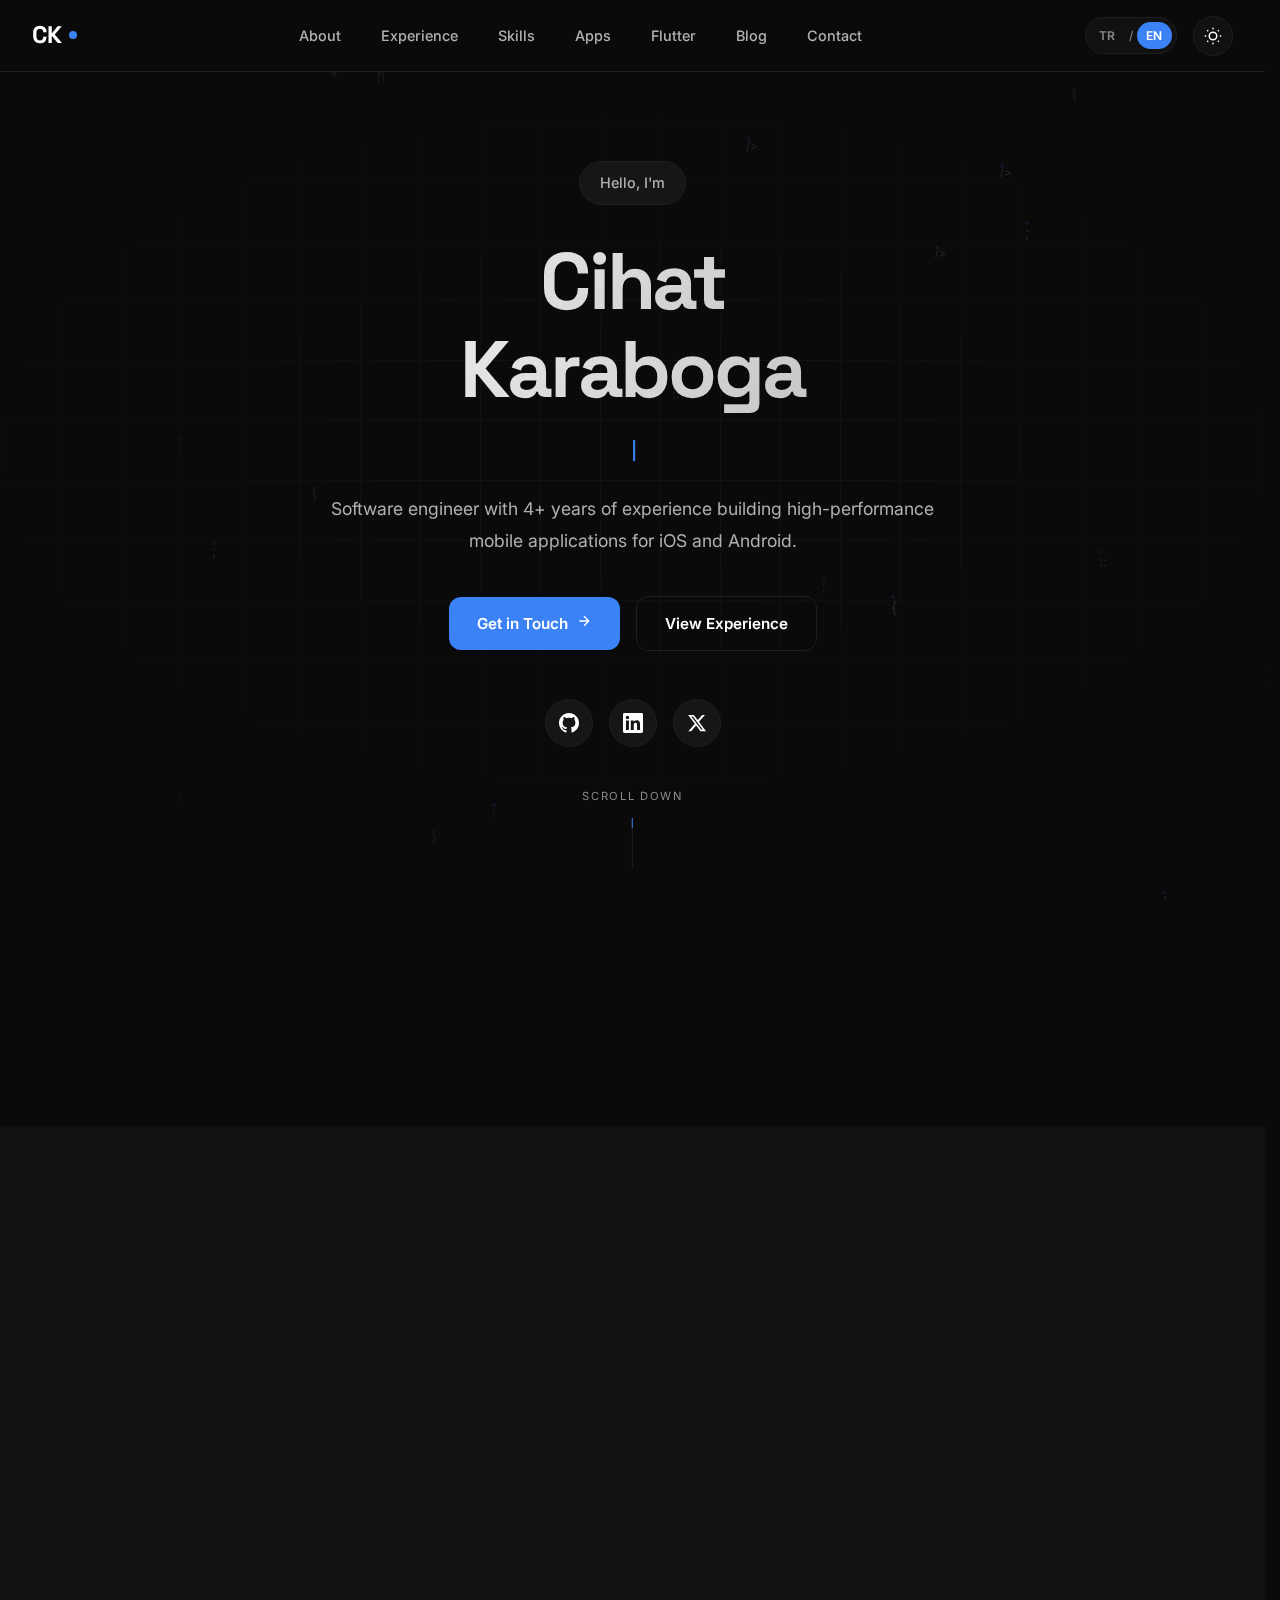
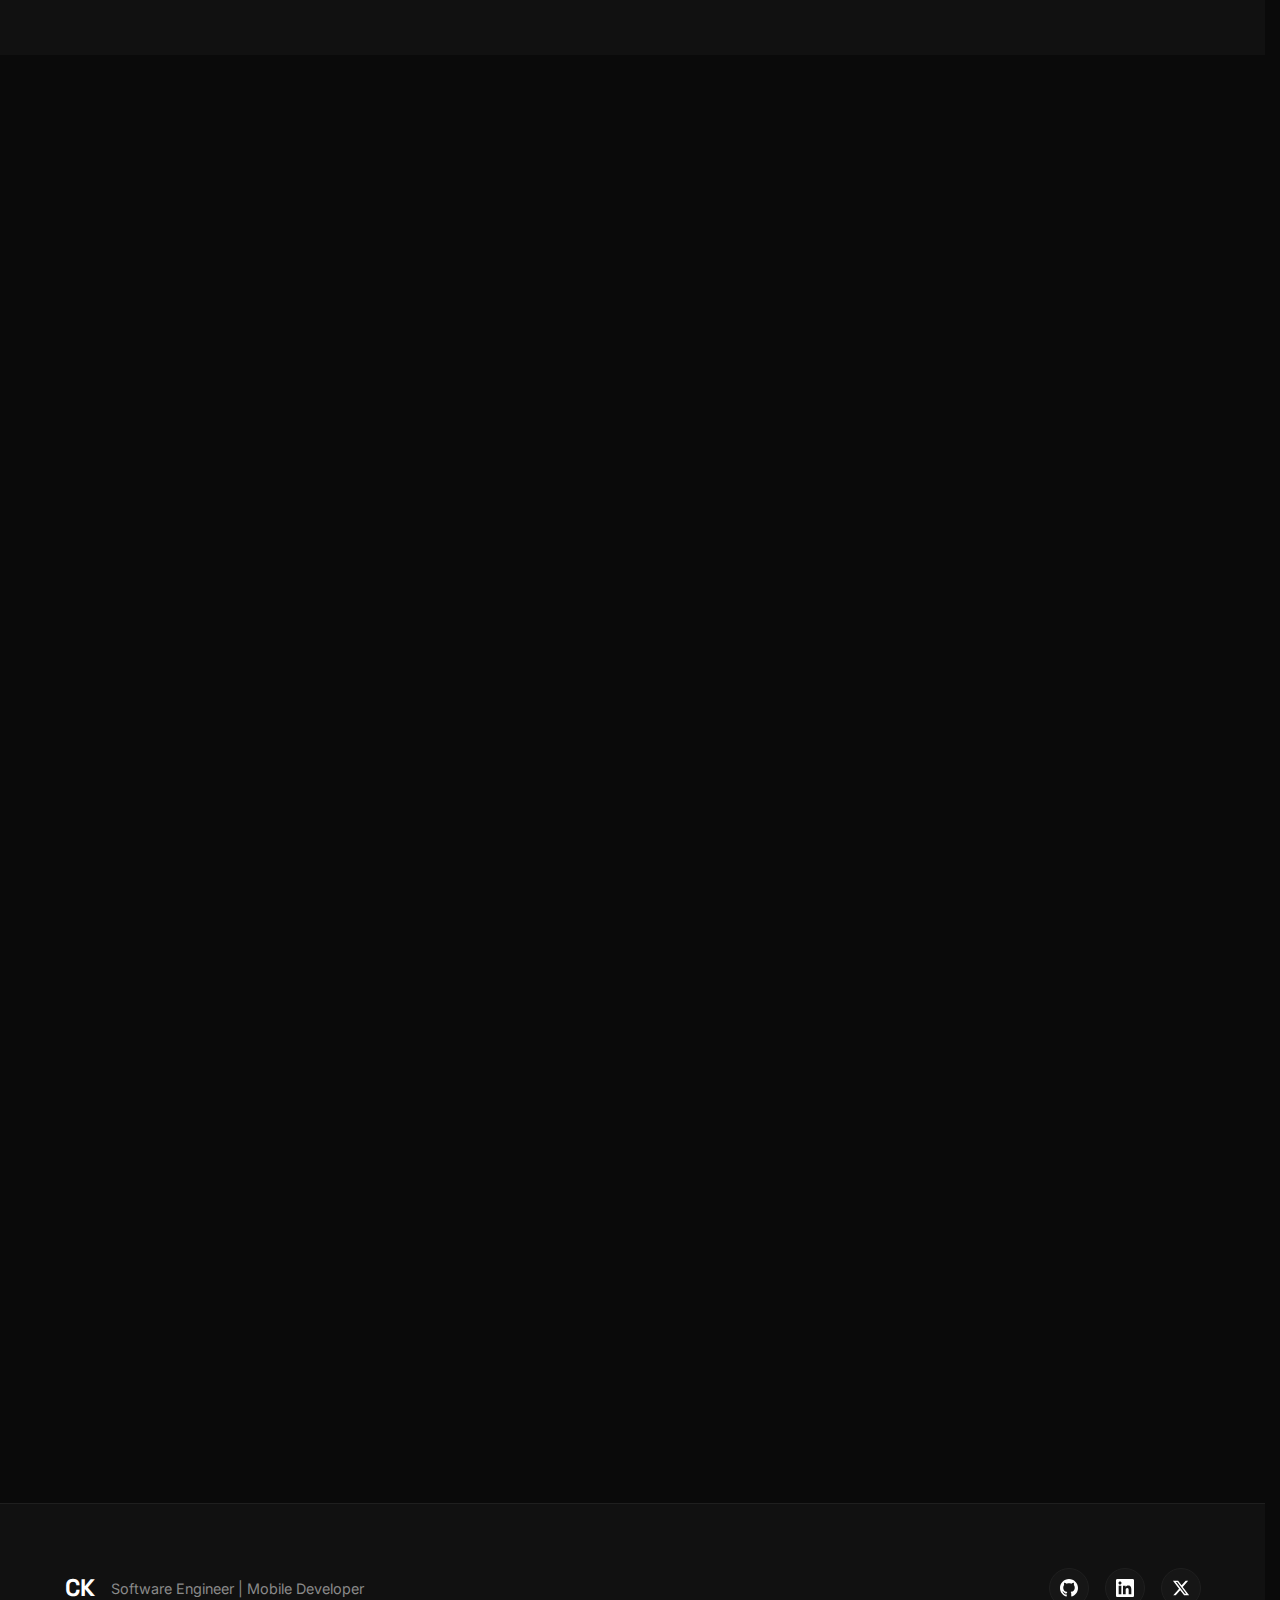
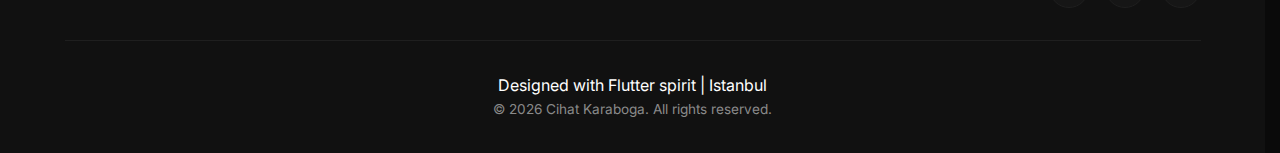
<file: index.html>
<!DOCTYPE html>
<html lang="en" data-theme="dark">
<head>
    <meta charset="UTF-8">
    <meta name="viewport" content="width=device-width, initial-scale=1.0">
    <title>Cihat Karaboga | Flutter Developer Istanbul - Mobile App Development</title>

    <!-- Primary Meta Tags -->
    <meta name="title" content="Cihat Karaboga | Flutter Developer Istanbul - Mobile App Development">
    <meta name="description" content="Cihat Karaboga - Expert Flutter Developer in Istanbul, Turkey. 4+ years building high-performance iOS & Android mobile apps. Hire a professional mobil uygulama geliştirici.">
    <meta name="keywords" content="Cihat Karaboga, cihat dev, cihat flutter, cihatapp, Flutter Developer Turkey, flutter developer istanbul, flutter geliştirici, mobil uygulama geliştirici, mobile application developer, Dart Developer, iOS Developer, Android Developer, Cross-platform Developer, Software Engineer Istanbul, Turkey Mobile Developer, Mobile App Development, BLoC, Riverpod, cihat yazılımcı, flutter dev, freelance flutter developer, hire flutter developer turkey">
    <meta name="author" content="Cihat Karaboga">
    <meta name="robots" content="index, follow, max-image-preview:large, max-snippet:-1, max-video-preview:-1">
    <meta name="googlebot" content="index, follow">
    <meta name="bingbot" content="index, follow">
    <meta name="color-scheme" content="dark light">
    <meta name="theme-color" content="#5de4c7" media="(prefers-color-scheme: dark)">
    <meta name="theme-color" content="#0d9373" media="(prefers-color-scheme: light)">

    <!-- Canonical URL -->
    <link rel="canonical" href="https://cihat.app/">

    <!-- Hreflang for multilingual support -->
    <link rel="alternate" hreflang="en" href="https://cihat.app/">
    <link rel="alternate" hreflang="tr" href="https://cihat.app/">
    <link rel="alternate" hreflang="x-default" href="https://cihat.app/">

    <!-- Open Graph / Facebook -->
    <meta property="og:type" content="website">
    <meta property="og:url" content="https://cihat.app/">
    <meta property="og:title" content="Cihat Karaboga | Flutter Developer Istanbul - Mobile App Development">
    <meta property="og:description" content="Expert Flutter Developer in Istanbul, Turkey. 4+ years building high-performance iOS & Android mobile apps. Hire a professional mobile app developer.">
    <meta property="og:image" content="https://cihat.app/assets/apps/og-image.webp">
    <meta property="og:image:width" content="1200">
    <meta property="og:image:height" content="630">
    <meta property="og:image:type" content="image/webp">
    <meta property="og:image:alt" content="Cihat Karaboga - Software Engineer Portfolio">
    <meta property="og:site_name" content="Cihat Karaboga">
    <meta property="og:locale" content="en_US">
    <meta property="og:locale:alternate" content="tr_TR">

    <!-- Twitter Card -->
    <meta name="twitter:card" content="summary_large_image">
    <meta name="twitter:url" content="https://cihat.app/">
    <meta name="twitter:title" content="Cihat Karaboga | Flutter Developer Istanbul - Mobile App Development">
    <meta name="twitter:description" content="Expert Flutter Developer in Istanbul, Turkey. 4+ years building high-performance iOS & Android mobile apps. Hire a professional mobile app developer.">
    <meta name="twitter:image" content="https://cihat.app/assets/apps/og-image.webp">
    <meta name="twitter:image:alt" content="Cihat Karaboga - Software Engineer Portfolio">
    <meta name="twitter:site" content="@cihatapp">
    <meta name="twitter:creator" content="@cihatapp">

    <!-- Additional SEO Meta Tags -->
    <meta name="format-detection" content="telephone=yes">
    <meta name="geo.region" content="TR-34">
    <meta name="geo.placename" content="Istanbul">
    <meta name="geo.position" content="41.0082;28.9784">
    <meta name="ICBM" content="41.0082, 28.9784">

    <!-- Security: X-Frame-Options and X-Content-Type-Options must be set via HTTP headers on your hosting platform -->
    <meta name="referrer" content="strict-origin-when-cross-origin">

    <!-- Google Analytics 4 -->
    <script async src="https://www.googletagmanager.com/gtag/js?id=G-VZJHSSDYC3"></script>
    <script>
        window.dataLayer = window.dataLayer || [];
        function gtag(){dataLayer.push(arguments);}
        gtag('js', new Date());
        gtag('config', 'G-VZJHSSDYC3');
    </script>

    <!-- JSON-LD Structured Data -->
    <script type="application/ld+json">
    {
        "@context": "https://schema.org",
        "@type": "Person",
        "@id": "https://cihat.app/#person",
        "name": "Cihat Karaboga",
        "alternateName": ["Cihat Karaboga", "cihat dev", "cihat flutter", "cihatapp", "Cihat K.", "cihat developer", "flutter geliştirici"],
        "url": "https://cihat.app",
        "image": "https://cihat.app/assets/apps/og-image.webp",
        "description": "Expert Flutter Developer and Software Engineer based in Istanbul, Turkey. Specialist in cross-platform mobile application development for iOS and Android platforms with 4+ years of experience.",
        "email": "cihattkaraboga@gmail.com",
        "jobTitle": ["Software Engineer", "Flutter Developer", "Mobile Developer"],
        "worksFor": {
            "@type": "Organization",
            "name": "Altur Teknoloji"
        },
        "alumniOf": {
            "@type": "CollegeOrUniversity",
            "name": "Firat University",
            "department": "Software Engineering"
        },
        "address": {
            "@type": "PostalAddress",
            "addressLocality": "Istanbul",
            "addressRegion": "Istanbul",
            "addressCountry": "TR"
        },
        "nationality": {
            "@type": "Country",
            "name": "Turkey"
        },
        "sameAs": [
            "https://github.com/cihatapp",
            "https://www.linkedin.com/in/cihatapp/",
            "https://x.com/cihatapp",
            "https://apps.apple.com/us/developer/cihat-karaboga/id1689855782"
        ],
        "knowsAbout": [
            "Flutter",
            "Dart",
            "Mobile Development",
            "iOS Development",
            "Android Development",
            "Cross-platform Development",
            "Software Engineering",
            "BLoC Pattern",
            "Riverpod",
            "Firebase",
            "REST API Integration",
            "CI/CD",
            "App Store Optimization"
        ],
        "hasOccupation": {
            "@type": "Occupation",
            "name": "Flutter Developer",
            "occupationLocation": {
                "@type": "City",
                "name": "Istanbul"
            }
        }
    }
    </script>

    <script type="application/ld+json">
    {
        "@context": "https://schema.org",
        "@type": "WebSite",
        "@id": "https://cihat.app/#website",
        "url": "https://cihat.app",
        "name": "Cihat Karaboga - Software Engineer Portfolio",
        "description": "Personal portfolio website of Cihat Karaboga, a Software Engineer & Mobile Developer",
        "publisher": {
            "@id": "https://cihat.app/#person"
        },
        "inLanguage": ["en", "tr"]
    }
    </script>

    <script type="application/ld+json">
    {
        "@context": "https://schema.org",
        "@type": "ProfilePage",
        "@id": "https://cihat.app/#profilepage",
        "url": "https://cihat.app",
        "name": "Cihat Karaboga Portfolio",
        "mainEntity": {
            "@id": "https://cihat.app/#person"
        },
        "dateCreated": "2024-01-01T00:00:00+00:00",
        "dateModified": "2026-01-16T00:00:00+00:00"
    }
    </script>

    <script type="application/ld+json">
    {
        "@context": "https://schema.org",
        "@type": "BreadcrumbList",
        "itemListElement": [
            {
                "@type": "ListItem",
                "position": 1,
                "name": "Home",
                "item": "https://cihat.app/"
            }
        ]
    }
    </script>

    <script type="application/ld+json">
    {
        "@context": "https://schema.org",
        "@type": "FAQPage",
        "mainEntity": [
            {
                "@type": "Question",
                "name": "What is Flutter and why should I use it for my mobile app?",
                "acceptedAnswer": {
                    "@type": "Answer",
                    "text": "Flutter is Google's UI toolkit for building natively compiled applications for mobile, web, and desktop from a single codebase. It offers faster development, beautiful UI, and near-native performance. I use Flutter to build cross-platform apps that work seamlessly on both iOS and Android."
                }
            },
            {
                "@type": "Question",
                "name": "How long does it take to develop a Flutter mobile app?",
                "acceptedAnswer": {
                    "@type": "Answer",
                    "text": "Development time varies based on complexity. A simple app takes 4-8 weeks, medium complexity apps take 8-16 weeks, and complex apps may take 16+ weeks. Flutter's hot reload and single codebase significantly reduce development time compared to native development."
                }
            },
            {
                "@type": "Question",
                "name": "Do you provide mobile app maintenance after launch?",
                "acceptedAnswer": {
                    "@type": "Answer",
                    "text": "Yes, I offer ongoing maintenance and support services including bug fixes, performance optimization, OS updates compatibility, and feature enhancements to ensure your app stays current and performs optimally."
                }
            },
            {
                "@type": "Question",
                "name": "Can you convert my existing Android or iOS app to Flutter?",
                "acceptedAnswer": {
                    "@type": "Answer",
                    "text": "Yes, I can help migrate your existing native app to Flutter, providing a unified codebase for both platforms. This reduces maintenance costs and enables faster feature development across platforms."
                }
            },
            {
                "@type": "Question",
                "name": "Flutter geliştirici olarak hangi hizmetleri sunuyorsunuz?",
                "acceptedAnswer": {
                    "@type": "Answer",
                    "text": "iOS ve Android için cross-platform mobil uygulama geliştirme, mevcut uygulamaların Flutter'a dönüştürülmesi, Firebase entegrasyonu, API geliştirme, UI/UX tasarımı ve uygulama bakımı hizmetleri sunuyorum."
                }
            }
        ]
    }
    </script>

    <script type="application/ld+json">
    {
        "@context": "https://schema.org",
        "@type": "ProfessionalService",
        "@id": "https://cihat.app/#organization",
        "name": "Cihat Karaboga - Flutter Development",
        "url": "https://cihat.app",
        "logo": "https://cihat.app/assets/apps/og-image.webp",
        "image": "https://cihat.app/assets/apps/og-image.webp",
        "description": "Professional Flutter and mobile app development services in Istanbul, Turkey",
        "email": "cihattkaraboga@gmail.com",
        "address": {
            "@type": "PostalAddress",
            "addressLocality": "Istanbul",
            "addressCountry": "TR"
        },
        "geo": {
            "@type": "GeoCoordinates",
            "latitude": 41.0082,
            "longitude": 28.9784
        },
        "areaServed": ["Turkey", "Europe", "Worldwide"],
        "priceRange": "$$",
        "serviceType": ["Mobile App Development", "Flutter Development", "iOS Development", "Android Development"],
        "founder": {
            "@id": "https://cihat.app/#person"
        }
    }
    </script>

    <!-- Preconnect for performance -->
    <link rel="preconnect" href="https://fonts.googleapis.com">
    <link rel="preconnect" href="https://fonts.gstatic.com" crossorigin>
    <link rel="preconnect" href="https://www.googletagmanager.com">
    <link rel="dns-prefetch" href="https://static.cloudflareinsights.com">

    <!-- Google Fonts - Non-blocking with font-display: swap -->
    <link rel="preload" href="https://fonts.googleapis.com/css2?family=Space+Grotesk:wght@400;700&family=Inter:wght@400;500&family=JetBrains+Mono:wght@400;500&display=swap" as="style" fetchpriority="high" onload="this.onload=null;this.rel='stylesheet'">
    <noscript><link rel="stylesheet" href="https://fonts.googleapis.com/css2?family=Space+Grotesk:wght@400;700&family=Inter:wght@400;500&family=JetBrains+Mono:wght@400;500&display=swap"></noscript>

    <!-- Favicon & Icons -->
    <link rel="icon" type="image/svg+xml" href="data:image/svg+xml,%3Csvg xmlns='http://www.w3.org/2000/svg' width='512' height='512' viewBox='0 0 512 512'%3E%3Crect width='512' height='512' rx='64' fill='%230a0a0a'/%3E%3Cpath d='M224 160 L128 256 L224 352' fill='none' stroke='%23ffffff' stroke-width='32' stroke-linecap='round' stroke-linejoin='round'/%3E%3Cpath d='M288 160 L384 256 L288 352' fill='none' stroke='%23ffffff' stroke-width='32' stroke-linecap='round' stroke-linejoin='round'/%3E%3Cline x1='256' y1='160' x2='256' y2='352' fill='none' stroke='%23ffffff' stroke-width='32' stroke-linecap='round'/%3E%3C/svg%3E">
    <link rel="apple-touch-icon" href="data:image/svg+xml,%3Csvg xmlns='http://www.w3.org/2000/svg' width='180' height='180' viewBox='0 0 512 512'%3E%3Crect width='512' height='512' rx='64' fill='%230a0a0a'/%3E%3Cpath d='M224 160 L128 256 L224 352' fill='none' stroke='%23ffffff' stroke-width='32' stroke-linecap='round' stroke-linejoin='round'/%3E%3Cpath d='M288 160 L384 256 L288 352' fill='none' stroke='%23ffffff' stroke-width='32' stroke-linecap='round' stroke-linejoin='round'/%3E%3Cline x1='256' y1='160' x2='256' y2='352' fill='none' stroke='%23ffffff' stroke-width='32' stroke-linecap='round'/%3E%3C/svg%3E">

    <!-- PWA Manifest -->
    <link rel="manifest" href="manifest.json">

    <!-- Stylesheet - High priority for faster render -->
    <link rel="stylesheet" href="style.min.css" fetchpriority="high">

    <!-- Prevent flash of wrong theme -->
    <script>
        (function() {
            const savedTheme = localStorage.getItem('theme');
            const savedLang = localStorage.getItem('lang');
            // Default: dark theme (only change if user explicitly saved light)
            if (savedTheme) {
                document.documentElement.dataset.theme = savedTheme;
            }
            // Default: English (only change if user explicitly saved Turkish)
            if (savedLang) {
                document.documentElement.lang = savedLang;
            }
        })();
    </script>
</head>
<body>
    <!-- Skip to main content link for keyboard users -->
    <a href="#main-content" class="skip-link">Skip to main content</a>

    <!-- Floating Particles Background -->
    <div class="particles" id="particles" aria-hidden="true"></div>

    <!-- Cursor Glow Effect -->
    <div class="cursor-glow" id="cursorGlow" aria-hidden="true"></div>

    <!-- Navigation -->
    <nav class="nav" id="nav" role="navigation" aria-label="Main navigation">
        <a href="#hero" class="nav-logo">
            <span class="logo-text">CK</span>
            <span class="logo-dot"></span>
        </a>
        <div class="nav-links" id="navLinks">
            <a href="#about" class="nav-link">
                <span class="tr">Hakkımda</span>
                <span class="en">About</span>
            </a>
            <a href="#experience" class="nav-link">
                <span class="tr">Deneyim</span>
                <span class="en">Experience</span>
            </a>
            <a href="#skills" class="nav-link">
                <span class="tr">Yetenekler</span>
                <span class="en">Skills</span>
            </a>
            <a href="/apps/" class="nav-link">
                <span class="tr">Uygulamalar</span>
                <span class="en">Apps</span>
            </a>
            <a href="/flutter-developer/" class="nav-link">
                <span class="tr">Flutter</span>
                <span class="en">Flutter</span>
            </a>
            <a href="/blog/" class="nav-link">
                <span class="tr">Blog</span>
                <span class="en">Blog</span>
            </a>
            <a href="#contact" class="nav-link">
                <span class="tr">İletişim</span>
                <span class="en">Contact</span>
            </a>
        </div>
        <div class="nav-controls">
            <div class="lang-switch">
                <button class="lang-btn" data-lang="tr" onclick="setLang('tr')">TR</button>
                <span class="divider">/</span>
                <button class="lang-btn" data-lang="en" onclick="setLang('en')">EN</button>
            </div>
            <button class="theme-btn" onclick="toggleTheme()" data-i18n-aria-label="aria-label-toggle-theme" aria-label="Toggle theme">
                <svg class="icon-sun" viewBox="0 0 24 24" fill="none" stroke="currentColor" stroke-width="2">
                    <circle cx="12" cy="12" r="5"/>
                    <path d="M12 1v2M12 21v2M4.22 4.22l1.42 1.42M18.36 18.36l1.42 1.42M1 12h2M21 12h2M4.22 19.78l1.42-1.42M18.36 5.64l1.42-1.42"/>
                </svg>
                <svg class="icon-moon" viewBox="0 0 24 24" fill="none" stroke="currentColor" stroke-width="2">
                    <path d="M21 12.79A9 9 0 1 1 11.21 3 7 7 0 0 0 21 12.79z"/>
                </svg>
            </button>
        </div>
        <!-- Mobile Menu Toggle -->
        <button class="nav-toggle" id="navToggle" data-i18n-aria-label="aria-label-toggle-menu" aria-label="Toggle menu">
            <span></span>
            <span></span>
            <span></span>
        </button>
    </nav>

    <main id="main-content">
    <!-- Hero Section -->
    <section class="hero" id="hero">
        <div class="hero-bg">
            <div class="hero-gradient"></div>
            <div class="hero-grid"></div>
        </div>
        <div class="hero-content">
            <div class="hero-badge reveal">
                <div class="badge-glow"></div>
                <span class="tr">Merhaba, ben</span>
                <span class="en">Hello, I'm</span>
            </div>
            <h1 class="hero-title reveal">
                <span class="hero-name" data-text="Cihat">Cihat</span>
                <span class="hero-name" data-text="Karaboga">Karaboga</span>
            </h1>
            <div class="hero-subtitle reveal">
                <span class="typing-text" id="typingText"></span>
                <span class="cursor">|</span>
            </div>
            <p class="hero-description reveal">
                <span class="tr">iOS ve Android için yüksek performanslı mobil uygulamalar geliştiren 4+ yıllık deneyimli yazılım mühendisi.</span>
                <span class="en">Software engineer with 4+ years of experience building high-performance mobile applications for iOS and Android.</span>
            </p>
            <div class="hero-cta reveal">
                <a href="#contact" class="btn btn-primary">
                    <span class="btn-text">
                        <span class="tr">İletişime Geç</span>
                        <span class="en">Get in Touch</span>
                    </span>
                    <span class="btn-icon">
                        <svg viewBox="0 0 24 24" fill="none" stroke="currentColor" stroke-width="2"><path d="M5 12h14M12 5l7 7-7 7"/></svg>
                    </span>
                </a>
                <a href="#experience" class="btn btn-outline">
                    <span class="tr">Deneyimimi Gör</span>
                    <span class="en">View Experience</span>
                </a>
            </div>
            <div class="hero-social reveal">
                <a href="https://github.com/cihatapp" target="_blank" rel="noopener" class="social-link" data-i18n-aria-label="aria-label-github" aria-label="GitHub">
                    <svg viewBox="0 0 24 24" fill="currentColor"><path d="M12 0c-6.626 0-12 5.373-12 12 0 5.302 3.438 9.8 8.207 11.387.599.111.793-.261.793-.577v-2.234c-3.338.726-4.033-1.416-4.033-1.416-.546-1.387-1.333-1.756-1.333-1.756-1.089-.745.083-.729.083-.729 1.205.084 1.839 1.237 1.839 1.237 1.07 1.834 2.807 1.304 3.492.997.107-.775.418-1.305.762-1.604-2.665-.305-5.467-1.334-5.467-5.931 0-1.311.469-2.381 1.236-3.221-.124-.303-.535-1.524.117-3.176 0 0 1.008-.322 3.301 1.23.957-.266 1.983-.399 3.003-.404 1.02.005 2.047.138 3.006.404 2.291-1.552 3.297-1.23 3.297-1.23.653 1.653.242 2.874.118 3.176.77.84 1.235 1.911 1.235 3.221 0 4.609-2.807 5.624-5.479 5.921.43.372.823 1.102.823 2.222v3.293c0 .319.192.694.801.576 4.765-1.589 8.199-6.086 8.199-11.386 0-6.627-5.373-12-12-12z"/></svg>
                </a>
                <a href="https://www.linkedin.com/in/cihatapp/" target="_blank" rel="noopener" class="social-link" data-i18n-aria-label="aria-label-linkedin" aria-label="LinkedIn">
                    <svg viewBox="0 0 24 24" fill="currentColor"><path d="M20.447 20.452h-3.554v-5.569c0-1.328-.027-3.037-1.852-3.037-1.853 0-2.136 1.445-2.136 2.939v5.667H9.351V9h3.414v1.561h.046c.477-.9 1.637-1.85 3.37-1.85 3.601 0 4.267 2.37 4.267 5.455v6.286zM5.337 7.433c-1.144 0-2.063-.926-2.063-2.065 0-1.138.92-2.063 2.063-2.063 1.14 0 2.064.925 2.064 2.063 0 1.139-.925 2.065-2.064 2.065zm1.782 13.019H3.555V9h3.564v11.452zM22.225 0H1.771C.792 0 0 .774 0 1.729v20.542C0 23.227.792 24 1.771 24h20.451C23.2 24 24 23.227 24 22.271V1.729C24 .774 23.2 0 22.222 0h.003z"/></svg>
                </a>
                <a href="https://x.com/cihatapp" target="_blank" rel="noopener" class="social-link" data-i18n-aria-label="aria-label-twitter" aria-label="X (Twitter)">
                    <svg viewBox="0 0 24 24" fill="currentColor"><path d="M18.244 2.25h3.308l-7.227 8.26 8.502 11.24H16.17l-5.214-6.817L4.99 21.75H1.68l7.73-8.835L1.254 2.25H8.08l4.713 6.231zm-1.161 17.52h1.833L7.084 4.126H5.117z"/></svg>
                </a>
            </div>
        </div>
        <div class="hero-device" aria-hidden="true">
            <div class="device-frame">
                <div class="device-notch"></div>
                <div class="device-screen">
                    <div class="widget-block wb-1"></div>
                    <div class="widget-block wb-2"></div>
                    <div class="widget-block wb-3"></div>
                    <div class="widget-block wb-4"></div>
                    <div class="widget-block wb-5"></div>
                </div>
            </div>
            <div class="device-reflection"></div>
        </div>
        <div class="scroll-indicator">
            <span class="scroll-text">
                <span class="tr">Aşağı Kaydır</span>
                <span class="en">Scroll Down</span>
            </span>
            <div class="scroll-line">
                <div class="scroll-dot"></div>
            </div>
        </div>
    </section>

    <!-- Apps Showcase Section -->
    <section class="apps-showcase-section" id="apps-showcase">
        <div class="container">
            <a href="/apps/" class="apps-showcase-card reveal" data-i18n-aria-label="aria-label-view-apps" aria-label="View My Apps">
                <div class="apps-showcase-content">
                    <div class="floating-apps-grid">
                        <div class="floating-app app-1">
                            <picture>
                                <source srcset="assets/apps/route-mind.webp" type="image/webp">
                                <img src="assets/apps/route-mind.jpg" data-i18n-alt="alt-route-mind" alt="Route Mind AI Travel Planner - Flutter iOS App by Cihat Karaboga" width="120" height="120" loading="lazy" decoding="async">
                            </picture>
                        </div>
                        <div class="floating-app app-2">
                            <picture>
                                <source srcset="assets/apps/topcu-bul.webp" type="image/webp">
                                <img src="assets/apps/topcu-bul.jpg" data-i18n-alt="alt-topcu-bul" alt="Topcu Bul Football Player Matcher - Flutter Social App by Cihat Karaboga" width="120" height="120" loading="lazy" decoding="async">
                            </picture>
                        </div>
                        <div class="floating-app app-3">
                            <picture>
                                <source srcset="assets/apps/turbo-traffic.webp" type="image/webp">
                                <img src="assets/apps/turbo-traffic.jpg" data-i18n-alt="alt-turbo-traffic" alt="Turbo Traffic Rush Racing Game - Flutter Mobile Game by Cihat Karaboga" width="120" height="120" loading="lazy" decoding="async">
                            </picture>
                        </div>
                        <div class="floating-app app-4">
                            <picture>
                                <source srcset="assets/apps/mobilematrix.webp" type="image/webp">
                                <img src="assets/apps/mobilematrix.jpg" data-i18n-alt="alt-mobilematrix" alt="MobileMatrix QR Scanner - Flutter Utility App by Cihat Karaboga" width="120" height="120" loading="lazy" decoding="async">
                            </picture>
                        </div>
                    </div>
                    <div class="apps-showcase-info">
                        <span class="apps-showcase-label">
                            <span class="tr">Uygulamalarımı Keşfet</span>
                            <span class="en">Explore My Apps</span>
                        </span>
                        <span class="apps-showcase-arrow">
                            <svg width="24" height="24" viewBox="0 0 24 24" fill="none" stroke="currentColor" stroke-width="2"><path d="M5 12h14M12 5l7 7-7 7"/></svg>
                        </span>
                    </div>
                </div>
            </a>
        </div>
    </section>

    <!-- About Section -->
    <section class="section about" id="about">
        <div class="container">
            <div class="section-header reveal">
                <span class="section-label">
                    <span class="tr">01 // Hakkımda</span>
                    <span class="en">01 // About Me</span>
                </span>
                <h2 class="section-title">
                    <span class="tr">Yazılım Mühendisi</span>
                    <span class="en">Software Engineer</span>
                </h2>
            </div>
            <div class="about-grid">
                <div class="about-content">
                    <p class="about-text reveal">
                        <span class="tr">4+ yıllık deneyime sahip Flutter ve Dart uzmanıyım. Kullanıcı dostu ve yüksek performanslı çapraz platform mobil uygulamalar geliştiriyorum. Yazılım tasarımı, test ve dağıtım konularında uzmanlaşarak ekiplerle mükemmel iş birliği yapıyorum.</span>
                        <span class="en">A Flutter and Dart expert with 4+ years of experience developing cross-platform mobile applications. Skilled in software design, testing, and deployment, focusing on creating user-friendly and high-performance apps. Excellent at collaborating within teams and leveraging back-end technologies.</span>
                    </p>
                    <div class="about-stats">
                        <div class="stat-item reveal">
                            <div class="stat-number-wrapper">
                                <span class="stat-number" data-count="4">0</span>
                                <span class="stat-suffix">+</span>
                            </div>
                            <span class="stat-label">
                                <span class="tr">Yıl Deneyim</span>
                                <span class="en">Years Experience</span>
                            </span>
                        </div>
                        <div class="stat-item reveal">
                            <div class="stat-number-wrapper">
                                <span class="stat-number" data-count="100">0</span>
                                <span class="stat-suffix">%</span>
                            </div>
                            <span class="stat-label">
                                <span class="tr">Özveri & Tutku</span>
                                <span class="en">Dedication & Passion</span>
                            </span>
                        </div>
                        <div class="stat-item reveal">
                            <div class="stat-number-wrapper">
                                <span class="stat-number stat-static">∞</span>
                            </div>
                            <span class="stat-label">
                                <span class="tr">Kahve & Kod Tutkusu</span>
                                <span class="en">Coffee & Code Passion</span>
                            </span>
                        </div>
                        <div class="stat-item reveal">
                            <div class="stat-number-wrapper">
                                <span class="stat-number stat-static">?</span>
                            </div>
                            <span class="stat-label">
                                <span class="tr">Sıradaki Proje Senin mi?</span>
                                <span class="en">Is Your Project Next?</span>
                            </span>
                        </div>
                    </div>
                </div>
                <div class="about-info">
                    <div class="info-card reveal">
                        <div class="info-icon">
                            <svg viewBox="0 0 24 24" fill="none" stroke="currentColor" stroke-width="2"><path d="M4 4h16c1.1 0 2 .9 2 2v12c0 1.1-.9 2-2 2H4c-1.1 0-2-.9-2-2V6c0-1.1.9-2 2-2z"/><polyline points="22,6 12,13 2,6"/></svg>
                        </div>
                        <div class="info-content">
                            <span class="info-label">
                                <span class="tr">E-posta</span>
                                <span class="en">Email</span>
                            </span>
                            <a href="mailto:cihattkaraboga@gmail.com" class="info-value">cihattkaraboga@gmail.com</a>
                        </div>
                    </div>
                    <div class="info-card reveal">
                        <div class="info-icon">
                            <svg viewBox="0 0 24 24" fill="none" stroke="currentColor" stroke-width="2"><path d="M21 10c0 7-9 13-9 13s-9-6-9-13a9 9 0 0 1 18 0z"/><circle cx="12" cy="10" r="3"/></svg>
                        </div>
                        <div class="info-content">
                            <span class="info-label">
                                <span class="tr">Konum</span>
                                <span class="en">Location</span>
                            </span>
                            <span class="info-value">Istanbul, Turkey</span>
                        </div>
                    </div>
                    <div class="info-card reveal">
                        <div class="info-icon">
                            <svg viewBox="0 0 24 24" fill="none" stroke="currentColor" stroke-width="2"><path d="M22 11.08V12a10 10 0 1 1-5.93-9.14"/><polyline points="22 4 12 14.01 9 11.01"/></svg>
                        </div>
                        <div class="info-content">
                            <span class="info-label">
                                <span class="tr">Eğitim</span>
                                <span class="en">Education</span>
                            </span>
                            <span class="info-value">Fırat University - Software Eng. (GPA: 3.23)</span>
                        </div>
                    </div>
                </div>
            </div>
        </div>
    </section>

    <!-- Experience Section -->
    <section class="section experience" id="experience">
        <div class="container">
            <div class="section-header reveal">
                <span class="section-label">
                    <span class="tr">02 // İş Deneyimi</span>
                    <span class="en">02 // Work Experience</span>
                </span>
                <h2 class="section-title">
                    <span class="tr">Kariyer Yolculuğum</span>
                    <span class="en">Career Journey</span>
                </h2>
            </div>
            <div class="timeline">
                <!-- Altur Teknoloji -->
                <div class="timeline-item reveal">
                    <div class="timeline-marker">
                        <div class="marker-dot"></div>
                        <div class="marker-line"></div>
                    </div>
                    <div class="timeline-content">
                        <div class="timeline-header">
                            <div class="timeline-title-group">
                                <h3 class="timeline-title">Mobile Developer</h3>
                                <span class="timeline-company">Altur Teknoloji</span>
                            </div>
                            <span class="timeline-date">
                                <span class="tr">Temmuz 2025 – Şu an</span>
                                <span class="en">July 2025 – Present</span>
                            </span>
                        </div>
                        <ul class="timeline-list">
                            <li>
                                <span class="tr">"Sağlıklı Sürüş" uygulamasının konseptten lansmana kadar tüm full-stack geliştirmesini tek başıma yürüttüm.</span>
                                <span class="en">Spearheaded the end-to-end, solo development of the "Sağlıklı Sürüş" (Healthy Driving) application from concept to launch.</span>
                            </li>
                            <li>
                                <span class="tr">Flutter (iOS/Android), .NET backend ve Vue.js frontend ile kapsamlı bir çözüm geliştirdim.</span>
                                <span class="en">Engineered a comprehensive solution using Flutter for cross-platform mobile app, .NET backend, and Vue.js frontend.</span>
                            </li>
                            <li>
                                <span class="tr">Gerçek zamanlı sürücü kalp atışı izleme özelliğini implemente ettim.</span>
                                <span class="en">Implemented core functionality for real-time driver heart rate monitoring.</span>
                            </li>
                        </ul>
                        <div class="timeline-tech">
                            <span class="tech-tag">Flutter</span>
                            <span class="tech-tag">.NET</span>
                            <span class="tech-tag">Vue.js</span>
                            <span class="tech-tag">IoT</span>
                        </div>
                    </div>
                </div>

                <!-- Bookcars -->
                <div class="timeline-item reveal">
                    <div class="timeline-marker">
                        <div class="marker-dot"></div>
                        <div class="marker-line"></div>
                    </div>
                    <div class="timeline-content">
                        <div class="timeline-header">
                            <div class="timeline-title-group">
                                <h3 class="timeline-title">Mobile Developer</h3>
                                <span class="timeline-company">Bookcars.com</span>
                            </div>
                            <span class="timeline-date">
                                <span class="tr">Mart 2023 – Aralık 2024</span>
                                <span class="en">March 2023 – December 2024</span>
                            </span>
                        </div>
                        <ul class="timeline-list">
                            <li>
                                <span class="tr">Android, iOS ve Huawei için tek Flutter kod tabanından flavor bazlı uygulama geliştirdim.</span>
                                <span class="en">Developed flavor-based, cross-platform application for Android, iOS, and Huawei from a single Flutter codebase.</span>
                            </li>
                            <li>
                                <span class="tr">Firebase A/B testi ve ödeme optimizasyonları ile rezervasyon süresini 30 saniyenin altına düşürdüm.</span>
                                <span class="en">Reduced booking time to under 30 seconds through Firebase A/B testing and payment optimizations.</span>
                            </li>
                        </ul>
                        <div class="timeline-tech">
                            <span class="tech-tag">Flutter</span>
                            <span class="tech-tag">Strapi CMS</span>
                            <span class="tech-tag">Stripe</span>
                            <span class="tech-tag">Firebase</span>
                            <span class="tech-tag">CI/CD</span>
                        </div>
                    </div>
                </div>

                <!-- Yolcu360 -->
                <div class="timeline-item reveal">
                    <div class="timeline-marker">
                        <div class="marker-dot"></div>
                        <div class="marker-line"></div>
                    </div>
                    <div class="timeline-content">
                        <div class="timeline-header">
                            <div class="timeline-title-group">
                                <h3 class="timeline-title">Mobile Developer</h3>
                                <span class="timeline-company">Yolcu360</span>
                            </div>
                            <span class="timeline-date">
                                <span class="tr">Ocak 2022 – Aralık 2024</span>
                                <span class="en">January 2022 – December 2024</span>
                            </span>
                        </div>
                        <ul class="timeline-list">
                            <li>
                                <span class="tr">3. parti pazarlama aracı entegrasyonu ile DAU'da %20, gelirde %15 artış sağladım.</span>
                                <span class="en">Led integration of third-party marketing tool, resulting in 20% increase in DAU and 15% boost in app revenue.</span>
                            </li>
                            <li>
                                <span class="tr">Push notifications, REST API entegrasyonları ve deep linking özelliklerini geliştirdim.</span>
                                <span class="en">Developed core features including push notifications, REST API integrations, and platform-specific deep linking.</span>
                            </li>
                            <li>
                                <span class="tr">10,000+ DAU üzerinde %99+ crash-free oranı sağladım.</span>
                                <span class="en">Maintained 99%+ crash-free session rate across 10,000+ DAU.</span>
                            </li>
                        </ul>
                        <div class="timeline-tech">
                            <span class="tech-tag">Flutter</span>
                            <span class="tech-tag">REST API</span>
                            <span class="tech-tag">Deep Linking</span>
                            <span class="tech-tag">Analytics</span>
                        </div>
                    </div>
                </div>

                <!-- KB Yazılım -->
                <div class="timeline-item reveal">
                    <div class="timeline-marker">
                        <div class="marker-dot"></div>
                        <div class="marker-line"></div>
                    </div>
                    <div class="timeline-content">
                        <div class="timeline-header">
                            <div class="timeline-title-group">
                                <h3 class="timeline-title">Jr. Mobile Developer</h3>
                                <span class="timeline-company">KB Yazılım</span>
                            </div>
                            <span class="timeline-date">
                                <span class="tr">Şubat 2021 – Ocak 2022</span>
                                <span class="en">February 2021 – January 2022</span>
                            </span>
                        </div>
                        <ul class="timeline-list">
                            <li>
                                <span class="tr">Dynobil Ekspertiz için iki B2B Flutter uygulamasının tüm yaşam döngüsünü yönettim.</span>
                                <span class="en">Independently led full development lifecycle of two B2B Flutter applications for Dynobil Ekspertiz.</span>
                            </li>
                            <li>
                                <span class="tr">Kanban metodolojisi ile geliştirme süresini %25 kısalttım.</span>
                                <span class="en">Implemented Kanban methodology resulting in 25% reduction in development lead times.</span>
                            </li>
                            <li>
                                <span class="tr">5,000+ günlük oturumu %1'den az crash oranıyla destekledim.</span>
                                <span class="en">Supported over 5,000 daily sessions with crash rate of less than 1%.</span>
                            </li>
                        </ul>
                        <div class="timeline-tech">
                            <span class="tech-tag">Flutter</span>
                            <span class="tech-tag">MVC</span>
                            <span class="tech-tag">MVVM</span>
                            <span class="tech-tag">Kanban</span>
                        </div>
                    </div>
                </div>

                <!-- Favrea -->
                <div class="timeline-item reveal">
                    <div class="timeline-marker">
                        <div class="marker-dot"></div>
                    </div>
                    <div class="timeline-content">
                        <div class="timeline-header">
                            <div class="timeline-title-group">
                                <h3 class="timeline-title">Jr. Mobile Developer</h3>
                                <span class="timeline-company">Favrea <span class="timeline-badge">Part-time</span></span>
                            </div>
                            <span class="timeline-date">
                                <span class="tr">Ekim 2020 – Ocak 2022</span>
                                <span class="en">October 2020 – January 2022</span>
                            </span>
                        </div>
                        <ul class="timeline-list">
                            <li>
                                <span class="tr">Flutter frontend ve Firebase backend ile sıfırdan sosyal medya uygulaması geliştirdim.</span>
                                <span class="en">Architected and developed a social media application from scratch using Flutter and Firebase.</span>
                            </li>
                            <li>
                                <span class="tr">Ekibi 3 mühendise ölçeklendirip iOS ve Android'de başarılı lansman gerçekleştirdim.</span>
                                <span class="en">Scaled the team to three engineers and led to successful launch on iOS and Android stores.</span>
                            </li>
                        </ul>
                        <div class="timeline-tech">
                            <span class="tech-tag">Flutter</span>
                            <span class="tech-tag">Firebase</span>
                            <span class="tech-tag">Social Media</span>
                        </div>
                    </div>
                </div>
            </div>
        </div>
    </section>

    <!-- Skills Section -->
    <section class="section skills" id="skills">
        <div class="container">
            <div class="section-header reveal">
                <span class="section-label">
                    <span class="tr">03 // Yetenekler</span>
                    <span class="en">03 // Skills</span>
                </span>
                <h2 class="section-title">
                    <span class="tr">Teknik Uzmanlık</span>
                    <span class="en">Technical Expertise</span>
                </h2>
            </div>
            <div class="skills-grid">
                <!-- Programming Languages -->
                <div class="skill-category reveal">
                    <div class="skill-category-header">
                        <div class="skill-icon">
                            <svg viewBox="0 0 24 24" fill="none" stroke="currentColor" stroke-width="2"><polyline points="16 18 22 12 16 6"/><polyline points="8 6 2 12 8 18"/></svg>
                        </div>
                        <h3 class="skill-category-title">
                            <span class="tr">Programlama Dilleri</span>
                            <span class="en">Programming Languages</span>
                        </h3>
                    </div>
                    <div class="skill-tags">
                        <span class="skill-tag" data-level="expert">Dart</span>
                        <span class="skill-tag" data-level="advanced">Java</span>
                        <span class="skill-tag" data-level="advanced">Kotlin</span>
                        <span class="skill-tag" data-level="intermediate">Swift</span>
                        <span class="skill-tag" data-level="advanced">JavaScript</span>
                        <span class="skill-tag" data-level="intermediate">C#</span>
                    </div>
                </div>

                <!-- Frameworks -->
                <div class="skill-category reveal">
                    <div class="skill-category-header">
                        <div class="skill-icon">
                            <svg viewBox="0 0 24 24" fill="none" stroke="currentColor" stroke-width="2"><rect x="3" y="3" width="18" height="18" rx="2" ry="2"/><line x1="3" y1="9" x2="21" y2="9"/><line x1="9" y1="21" x2="9" y2="9"/></svg>
                        </div>
                        <h3 class="skill-category-title">
                            <span class="tr">Framework & State Management</span>
                            <span class="en">Frameworks & State Management</span>
                        </h3>
                    </div>
                    <div class="skill-tags">
                        <span class="skill-tag" data-level="expert">Flutter</span>
                        <span class="skill-tag" data-level="advanced">BLoC</span>
                        <span class="skill-tag" data-level="advanced">Riverpod</span>
                        <span class="skill-tag" data-level="advanced">Provider</span>
                        <span class="skill-tag" data-level="intermediate">GetX</span>
                        <span class="skill-tag" data-level="intermediate">MobX</span>
                        <span class="skill-tag" data-level="intermediate">Fer</span>
                    </div>
                </div>

                <!-- Tools -->
                <div class="skill-category reveal">
                    <div class="skill-category-header">
                        <div class="skill-icon">
                            <svg viewBox="0 0 24 24" fill="none" stroke="currentColor" stroke-width="2"><path d="M14.7 6.3a1 1 0 0 0 0 1.4l1.6 1.6a1 1 0 0 0 1.4 0l3.77-3.77a6 6 0 0 1-7.94 7.94l-6.91 6.91a2.12 2.12 0 0 1-3-3l6.91-6.91a6 6 0 0 1 7.94-7.94l-3.76 3.76z"/></svg>
                        </div>
                        <h3 class="skill-category-title">
                            <span class="tr">Araçlar & Platformlar</span>
                            <span class="en">Tools & Platforms</span>
                        </h3>
                    </div>
                    <div class="skill-tags">
                        <span class="skill-tag" data-level="expert">Firebase</span>
                        <span class="skill-tag" data-level="advanced">CI/CD</span>
                        <span class="skill-tag" data-level="expert">Git/GitHub</span>
                        <span class="skill-tag" data-level="advanced">VS Code</span>
                        <span class="skill-tag" data-level="advanced">Android Studio</span>
                        <span class="skill-tag" data-level="intermediate">Xcode</span>
                        <span class="skill-tag" data-level="intermediate">Figma</span>
                    </div>
                </div>

                <!-- Core Competencies -->
                <div class="skill-category reveal">
                    <div class="skill-category-header">
                        <div class="skill-icon">
                            <svg viewBox="0 0 24 24" fill="none" stroke="currentColor" stroke-width="2"><polygon points="12 2 2 7 12 12 22 7 12 2"/><polyline points="2 17 12 22 22 17"/><polyline points="2 12 12 17 22 12"/></svg>
                        </div>
                        <h3 class="skill-category-title">
                            <span class="tr">Temel Yetkinlikler</span>
                            <span class="en">Core Competencies</span>
                        </h3>
                    </div>
                    <div class="skill-tags">
                        <span class="skill-tag" data-level="expert">Cross-platform Development</span>
                        <span class="skill-tag" data-level="advanced">API Integration</span>
                        <span class="skill-tag" data-level="advanced">Unit Testing</span>
                        <span class="skill-tag" data-level="advanced">UI/UX Design</span>
                        <span class="skill-tag" data-level="advanced">Responsive Design</span>
                        <span class="skill-tag" data-level="advanced">Clean Architecture</span>
                    </div>
                </div>
            </div>
        </div>
    </section>

    <!-- FAQ Section -->
    <section class="section faq" id="faq">
        <div class="container">
            <div class="section-header reveal">
                <span class="section-label">
                    <span class="tr">04 // Sıkça Sorulan Sorular</span>
                    <span class="en">04 // Frequently Asked Questions</span>
                </span>
                <h2 class="section-title">
                    <span class="tr">Sorularınız mı Var?</span>
                    <span class="en">Got Questions?</span>
                </h2>
            </div>
            <div class="faq-grid">
                <div class="faq-item reveal">
                    <button class="faq-question" aria-expanded="false">
                        <span class="tr">Flutter nedir ve neden mobil uygulamamda kullanmalıyım?</span>
                        <span class="en">What is Flutter and why should I use it for my mobile app?</span>
                        <svg class="faq-icon" viewBox="0 0 24 24" fill="none" stroke="currentColor" stroke-width="2"><polyline points="6 9 12 15 18 9"/></svg>
                    </button>
                    <div class="faq-answer">
                        <div class="faq-answer-inner">
                            <p class="tr">Flutter, Google'ın tek bir kod tabanından iOS ve Android için yüksek performanslı uygulamalar geliştirmeye yarayan UI toolkit'idir. Daha hızlı geliştirme, güzel UI tasarımları ve native'e yakın performans sunar. Flutter ile her iki platformda da sorunsuz çalışan cross-platform uygulamalar geliştiriyorum.</p>
                            <p class="en">Flutter is Google's UI toolkit for building natively compiled applications for mobile, web, and desktop from a single codebase. It offers faster development, beautiful UI, and near-native performance. I use Flutter to build cross-platform apps that work seamlessly on both iOS and Android.</p>
                        </div>
                    </div>
                </div>
                <div class="faq-item reveal">
                    <button class="faq-question" aria-expanded="false">
                        <span class="tr">Flutter mobil uygulama geliştirmek ne kadar sürer?</span>
                        <span class="en">How long does it take to develop a Flutter mobile app?</span>
                        <svg class="faq-icon" viewBox="0 0 24 24" fill="none" stroke="currentColor" stroke-width="2"><polyline points="6 9 12 15 18 9"/></svg>
                    </button>
                    <div class="faq-answer">
                        <div class="faq-answer-inner">
                            <p class="tr">Geliştirme süresi karmaşıklığa göre değişir. Basit bir uygulama 4-8 hafta, orta karmaşıklıktaki uygulamalar 8-16 hafta, kompleks uygulamalar ise 16+ hafta sürebilir. Flutter'ın hot reload özelliği ve tek kod tabanı, native geliştirmeye göre süreyi önemli ölçüde kısaltır.</p>
                            <p class="en">Development time varies based on complexity. A simple app takes 4-8 weeks, medium complexity apps take 8-16 weeks, and complex apps may take 16+ weeks. Flutter's hot reload and single codebase significantly reduce development time compared to native development.</p>
                        </div>
                    </div>
                </div>
                <div class="faq-item reveal">
                    <button class="faq-question" aria-expanded="false">
                        <span class="tr">Lansmandan sonra uygulama bakımı sağlıyor musunuz?</span>
                        <span class="en">Do you provide mobile app maintenance after launch?</span>
                        <svg class="faq-icon" viewBox="0 0 24 24" fill="none" stroke="currentColor" stroke-width="2"><polyline points="6 9 12 15 18 9"/></svg>
                    </button>
                    <div class="faq-answer">
                        <div class="faq-answer-inner">
                            <p class="tr">Evet, bug düzeltmeleri, performans optimizasyonu, işletim sistemi güncellemeleri uyumluluğu ve özellik geliştirmeleri dahil sürekli bakım ve destek hizmetleri sunuyorum. Uygulamanızın güncel kalmasını ve optimum performans göstermesini sağlıyorum.</p>
                            <p class="en">Yes, I offer ongoing maintenance and support services including bug fixes, performance optimization, OS updates compatibility, and feature enhancements to ensure your app stays current and performs optimally.</p>
                        </div>
                    </div>
                </div>
                <div class="faq-item reveal">
                    <button class="faq-question" aria-expanded="false">
                        <span class="tr">Mevcut Android veya iOS uygulamamı Flutter'a dönüştürebilir misiniz?</span>
                        <span class="en">Can you convert my existing Android or iOS app to Flutter?</span>
                        <svg class="faq-icon" viewBox="0 0 24 24" fill="none" stroke="currentColor" stroke-width="2"><polyline points="6 9 12 15 18 9"/></svg>
                    </button>
                    <div class="faq-answer">
                        <div class="faq-answer-inner">
                            <p class="tr">Evet, mevcut native uygulamanızı Flutter'a taşımanıza yardımcı olabilirim. Bu, her iki platform için birleşik bir kod tabanı sağlar, bakım maliyetlerini düşürür ve platformlar arası daha hızlı özellik geliştirmeyi mümkün kılar.</p>
                            <p class="en">Yes, I can help migrate your existing native app to Flutter, providing a unified codebase for both platforms. This reduces maintenance costs and enables faster feature development across platforms.</p>
                        </div>
                    </div>
                </div>
                <div class="faq-item reveal">
                    <button class="faq-question" aria-expanded="false">
                        <span class="tr">Flutter geliştirici olarak hangi hizmetleri sunuyorsunuz?</span>
                        <span class="en">What services do you offer as a Flutter developer?</span>
                        <svg class="faq-icon" viewBox="0 0 24 24" fill="none" stroke="currentColor" stroke-width="2"><polyline points="6 9 12 15 18 9"/></svg>
                    </button>
                    <div class="faq-answer">
                        <div class="faq-answer-inner">
                            <p class="tr">iOS ve Android için cross-platform mobil uygulama geliştirme, mevcut uygulamaların Flutter'a dönüştürülmesi, Firebase entegrasyonu, API geliştirme, UI/UX tasarımı ve uygulama bakımı hizmetleri sunuyorum. Proje danışmanlığı ve kod review hizmetleri de mevcuttur.</p>
                            <p class="en">I offer cross-platform mobile app development for iOS and Android, app migration to Flutter, Firebase integration, API development, UI/UX design implementation, and ongoing app maintenance. Project consultation and code review services are also available.</p>
                        </div>
                    </div>
                </div>
            </div>
        </div>
    </section>

    <!-- Contact Section -->
    <section class="section contact" id="contact">
        <div class="container">
            <div class="section-header reveal">
                <span class="section-label">
                    <span class="tr">05 // İletişim</span>
                    <span class="en">05 // Contact</span>
                </span>
                <h2 class="section-title">
                    <span class="tr">Birlikte Çalışalım</span>
                    <span class="en">Let's Work Together</span>
                </h2>
            </div>
            <p class="section-subtitle reveal">
                <span class="tr">Yeni projeler ve fırsatlar için her zaman açığım. Birlikte harika şeyler yaratalım!</span>
                <span class="en">I'm always open for new projects and opportunities. Let's create something amazing together!</span>
            </p>
            <div class="contact-grid">
                <a href="mailto:cihattkaraboga@gmail.com" class="contact-card reveal">
                    <div class="contact-icon">
                        <svg viewBox="0 0 24 24" fill="none" stroke="currentColor" stroke-width="2"><path d="M4 4h16c1.1 0 2 .9 2 2v12c0 1.1-.9 2-2 2H4c-1.1 0-2-.9-2-2V6c0-1.1.9-2 2-2z"/><polyline points="22,6 12,13 2,6"/></svg>
                    </div>
                    <h3 class="contact-title">
                        <span class="tr">E-posta</span>
                        <span class="en">Email</span>
                    </h3>
                    <span class="contact-value">cihattkaraboga@gmail.com</span>
                    <div class="contact-arrow">
                        <svg viewBox="0 0 24 24" fill="none" stroke="currentColor" stroke-width="2"><path d="M5 12h14M12 5l7 7-7 7"/></svg>
                    </div>
                </a>
                <a href="https://www.linkedin.com/in/cihatapp/" target="_blank" rel="noopener" class="contact-card reveal">
                    <div class="contact-icon">
                        <svg viewBox="0 0 24 24" fill="currentColor"><path d="M20.447 20.452h-3.554v-5.569c0-1.328-.027-3.037-1.852-3.037-1.853 0-2.136 1.445-2.136 2.939v5.667H9.351V9h3.414v1.561h.046c.477-.9 1.637-1.85 3.37-1.85 3.601 0 4.267 2.37 4.267 5.455v6.286zM5.337 7.433c-1.144 0-2.063-.926-2.063-2.065 0-1.138.92-2.063 2.063-2.063 1.14 0 2.064.925 2.064 2.063 0 1.139-.925 2.065-2.064 2.065zm1.782 13.019H3.555V9h3.564v11.452zM22.225 0H1.771C.792 0 0 .774 0 1.729v20.542C0 23.227.792 24 1.771 24h20.451C23.2 24 24 23.227 24 22.271V1.729C24 .774 23.2 0 22.222 0h.003z"/></svg>
                    </div>
                    <h3 class="contact-title">LinkedIn</h3>
                    <span class="contact-value">linkedin.com/in/cihatapp</span>
                    <div class="contact-arrow">
                        <svg viewBox="0 0 24 24" fill="none" stroke="currentColor" stroke-width="2"><path d="M5 12h14M12 5l7 7-7 7"/></svg>
                    </div>
                </a>
                <a href="https://github.com/cihatapp" target="_blank" rel="noopener" class="contact-card reveal">
                    <div class="contact-icon">
                        <svg viewBox="0 0 24 24" fill="currentColor"><path d="M12 0c-6.626 0-12 5.373-12 12 0 5.302 3.438 9.8 8.207 11.387.599.111.793-.261.793-.577v-2.234c-3.338.726-4.033-1.416-4.033-1.416-.546-1.387-1.333-1.756-1.333-1.756-1.089-.745.083-.729.083-.729 1.205.084 1.839 1.237 1.839 1.237 1.07 1.834 2.807 1.304 3.492.997.107-.775.418-1.305.762-1.604-2.665-.305-5.467-1.334-5.467-5.931 0-1.311.469-2.381 1.236-3.221-.124-.303-.535-1.524.117-3.176 0 0 1.008-.322 3.301 1.23.957-.266 1.983-.399 3.003-.404 1.02.005 2.047.138 3.006.404 2.291-1.552 3.297-1.23 3.297-1.23.653 1.653.242 2.874.118 3.176.77.84 1.235 1.911 1.235 3.221 0 4.609-2.807 5.624-5.479 5.921.43.372.823 1.102.823 2.222v3.293c0 .319.192.694.801.576 4.765-1.589 8.199-6.086 8.199-11.386 0-6.627-5.373-12-12-12z"/></svg>
                    </div>
                    <h3 class="contact-title">GitHub</h3>
                    <span class="contact-value">github.com/cihatapp</span>
                    <div class="contact-arrow">
                        <svg viewBox="0 0 24 24" fill="none" stroke="currentColor" stroke-width="2"><path d="M5 12h14M12 5l7 7-7 7"/></svg>
                    </div>
                </a>
            </div>
        </div>
    </section>
    </main>

    <!-- Footer -->
    <footer class="footer">
        <div class="container">
            <div class="footer-content">
                <div class="footer-brand">
                    <span class="footer-logo">CK</span>
                    <p class="footer-tagline">
                        <span class="tr">Yazılım Mühendisi | Mobil Geliştirici</span>
                        <span class="en">Software Engineer | Mobile Developer</span>
                    </p>
                </div>
                <div class="footer-links">
                    <a href="https://github.com/cihatapp" target="_blank" rel="noopener" data-i18n-aria-label="aria-label-github" aria-label="GitHub">
                        <svg viewBox="0 0 24 24" fill="currentColor"><path d="M12 0c-6.626 0-12 5.373-12 12 0 5.302 3.438 9.8 8.207 11.387.599.111.793-.261.793-.577v-2.234c-3.338.726-4.033-1.416-4.033-1.416-.546-1.387-1.333-1.756-1.333-1.756-1.089-.745.083-.729.083-.729 1.205.084 1.839 1.237 1.839 1.237 1.07 1.834 2.807 1.304 3.492.997.107-.775.418-1.305.762-1.604-2.665-.305-5.467-1.334-5.467-5.931 0-1.311.469-2.381 1.236-3.221-.124-.303-.535-1.524.117-3.176 0 0 1.008-.322 3.301 1.23.957-.266 1.983-.399 3.003-.404 1.02.005 2.047.138 3.006.404 2.291-1.552 3.297-1.23 3.297-1.23.653 1.653.242 2.874.118 3.176.77.84 1.235 1.911 1.235 3.221 0 4.609-2.807 5.624-5.479 5.921.43.372.823 1.102.823 2.222v3.293c0 .319.192.694.801.576 4.765-1.589 8.199-6.086 8.199-11.386 0-6.627-5.373-12-12-12z"/></svg>
                    </a>
                    <a href="https://www.linkedin.com/in/cihatapp/" target="_blank" rel="noopener" data-i18n-aria-label="aria-label-linkedin" aria-label="LinkedIn">
                        <svg viewBox="0 0 24 24" fill="currentColor"><path d="M20.447 20.452h-3.554v-5.569c0-1.328-.027-3.037-1.852-3.037-1.853 0-2.136 1.445-2.136 2.939v5.667H9.351V9h3.414v1.561h.046c.477-.9 1.637-1.85 3.37-1.85 3.601 0 4.267 2.37 4.267 5.455v6.286zM5.337 7.433c-1.144 0-2.063-.926-2.063-2.065 0-1.138.92-2.063 2.063-2.063 1.14 0 2.064.925 2.064 2.063 0 1.139-.925 2.065-2.064 2.065zm1.782 13.019H3.555V9h3.564v11.452zM22.225 0H1.771C.792 0 0 .774 0 1.729v20.542C0 23.227.792 24 1.771 24h20.451C23.2 24 24 23.227 24 22.271V1.729C24 .774 23.2 0 22.222 0h.003z"/></svg>
                    </a>
                    <a href="https://x.com/cihatapp" target="_blank" rel="noopener" data-i18n-aria-label="aria-label-twitter" aria-label="X (Twitter)">
                        <svg viewBox="0 0 24 24" fill="currentColor"><path d="M18.244 2.25h3.308l-7.227 8.26 8.502 11.24H16.17l-5.214-6.817L4.99 21.75H1.68l7.73-8.835L1.254 2.25H8.08l4.713 6.231zm-1.161 17.52h1.833L7.084 4.126H5.117z"/></svg>
                    </a>
                </div>
            </div>
            <div class="footer-bottom">
                <div class="footer-signature">
                    <span class="footer-made-with">
                        <span class="tr">Flutter ruhu ile tasarlandı</span>
                        <span class="en">Designed with Flutter spirit</span>
                    </span>
                    <span class="footer-separator">|</span>
                    <span class="footer-location">Istanbul</span>
                </div>
                <p>
                    <span class="tr">&copy; 2026 Cihat Karaboga. Tüm hakları saklıdır.</span>
                    <span class="en">&copy; 2026 Cihat Karaboga. All rights reserved.</span>
                </p>
            </div>
        </div>
    </footer>

    <script src="main.min.js" defer></script>
</body>
</html>
</file>
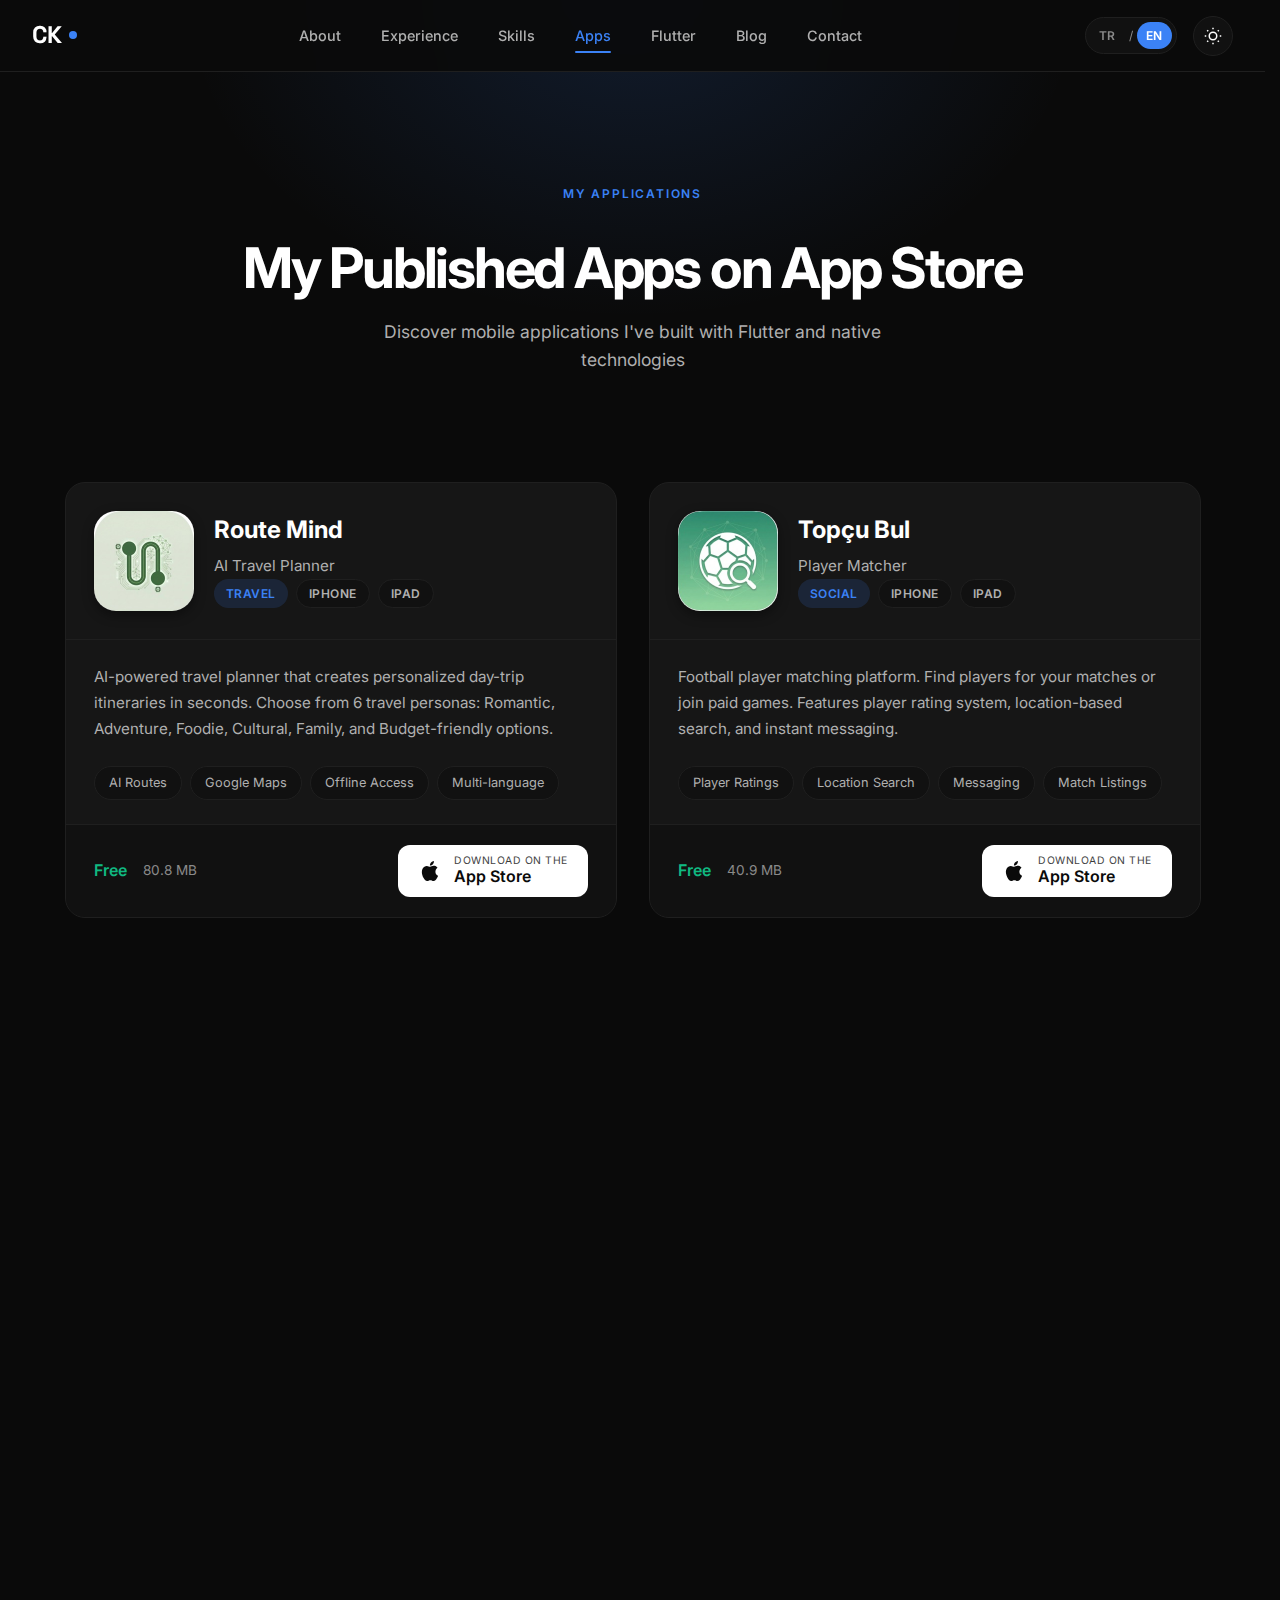
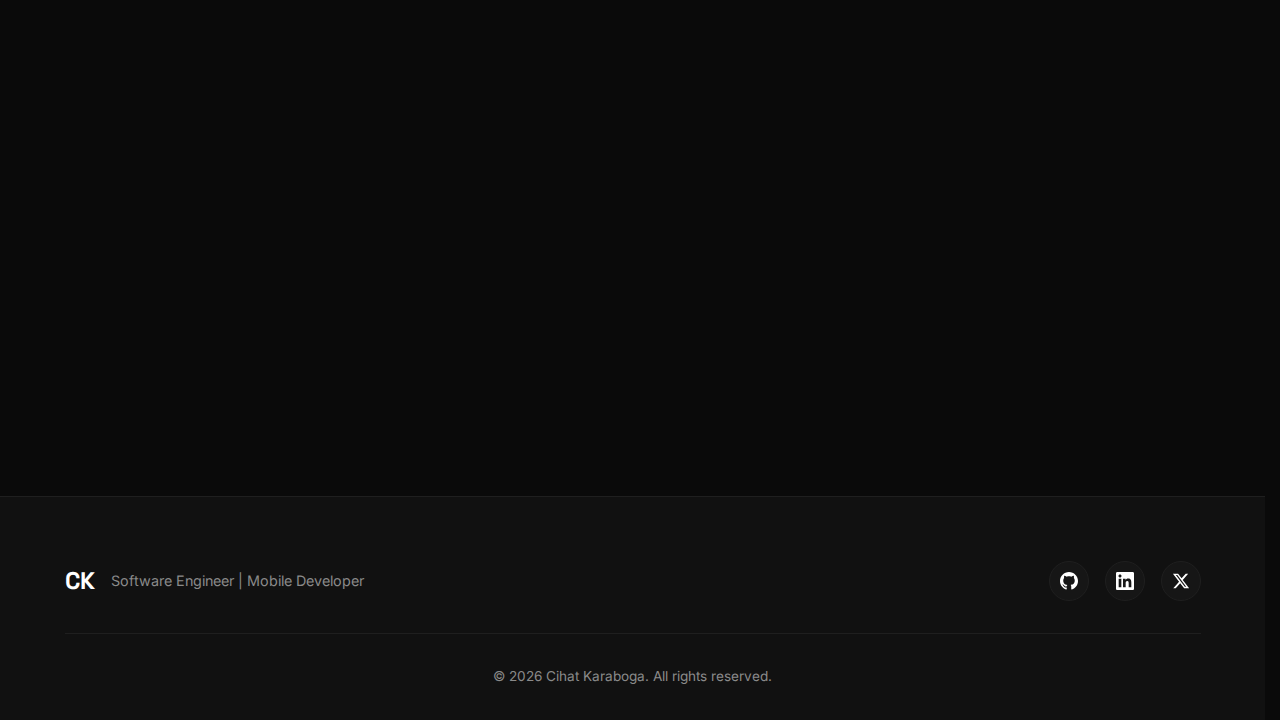
<file: apps/index.html>
<!DOCTYPE html>
<html lang="en" data-theme="dark">
<head>
    <meta charset="UTF-8">
    <meta name="viewport" content="width=device-width, initial-scale=1.0">
    <title>My Apps | Cihat Karaboga - iOS & Mobile Applications</title>

    <!-- Primary Meta Tags -->
    <meta name="title" content="My Apps | Cihat Karaboga - iOS & Mobile Applications">
    <meta name="description" content="Explore mobile applications developed by Cihat Karaboga. AI Travel Planner, QR Scanner, Racing Games and more. Available on App Store.">
    <meta name="keywords" content="Cihat Karaboga apps, cihat flutter apps, Flutter iOS applications, Route Mind AI travel, Topçu Bul futbol, MobileMatrix QR, Flutter apps App Store, mobil uygulama portföy, cihat dev uygulamalar, turkey app developer portfolio, flutter developer portfolio">
    <meta name="author" content="Cihat Karaboga">
    <meta name="robots" content="index, follow">
    <meta name="color-scheme" content="dark light">
    <meta name="theme-color" content="#7c5bf5" media="(prefers-color-scheme: dark)">
    <meta name="theme-color" content="#6246d4" media="(prefers-color-scheme: light)">

    <!-- Google Analytics 4 -->
    <script async src="https://www.googletagmanager.com/gtag/js?id=G-VZJHSSDYC3"></script>
    <script>
        window.dataLayer = window.dataLayer || [];
        function gtag(){dataLayer.push(arguments);}
        gtag('js', new Date());
        gtag('config', 'G-VZJHSSDYC3');
    </script>

    <!-- Canonical URL -->
    <link rel="canonical" href="https://cihat.app/apps/">

    <!-- Hreflang for multilingual support -->
    <link rel="alternate" hreflang="en" href="https://cihat.app/apps/">
    <link rel="alternate" hreflang="tr" href="https://cihat.app/apps/">
    <link rel="alternate" hreflang="x-default" href="https://cihat.app/apps/">

    <!-- Open Graph / Facebook -->
    <meta property="og:type" content="website">
    <meta property="og:url" content="https://cihat.app/apps/">
    <meta property="og:title" content="My Apps | Cihat Karaboga - iOS & Mobile Applications">
    <meta property="og:description" content="Explore mobile applications developed by Cihat Karaboga. AI Travel Planner, QR Scanner, Racing Games and more.">
    <meta property="og:image" content="https://cihat.app/assets/apps/og-image.webp">
    <meta property="og:site_name" content="Cihat Karaboga">

    <!-- Twitter Card -->
    <meta name="twitter:card" content="summary_large_image">
    <meta name="twitter:url" content="https://cihat.app/apps/">
    <meta name="twitter:title" content="My Apps | Cihat Karaboga - iOS & Mobile Applications">
    <meta name="twitter:description" content="Explore mobile applications developed by Cihat Karaboga. AI Travel Planner, QR Scanner, Racing Games and more.">
    <meta name="twitter:image" content="https://cihat.app/assets/apps/og-image.webp">
    <meta name="twitter:site" content="@cihatapp">

    <!-- JSON-LD Structured Data -->
    <script type="application/ld+json">
    {
        "@context": "https://schema.org",
        "@type": "BreadcrumbList",
        "itemListElement": [
            {
                "@type": "ListItem",
                "position": 1,
                "name": "Home",
                "item": "https://cihat.app/"
            },
            {
                "@type": "ListItem",
                "position": 2,
                "name": "Apps",
                "item": "https://cihat.app/apps/"
            }
        ]
    }
    </script>

    <script type="application/ld+json">
    {
        "@context": "https://schema.org",
        "@type": "CollectionPage",
        "name": "Mobile Applications by Cihat Karaboga",
        "description": "Portfolio of iOS and Android mobile applications developed by Cihat Karaboga",
        "url": "https://cihat.app/apps/",
        "author": {
            "@type": "Person",
            "name": "Cihat Karaboga",
            "url": "https://cihat.app"
        },
        "mainEntity": {
            "@type": "ItemList",
            "itemListElement": [
                {
                    "@type": "MobileApplication",
                    "position": 1,
                    "name": "Route Mind - AI Travel Planner",
                    "operatingSystem": "iOS",
                    "applicationCategory": "TravelApplication",
                    "url": "https://apps.apple.com/us/app/route-mind-ai-travel-planner/id6756852035"
                },
                {
                    "@type": "MobileApplication",
                    "position": 2,
                    "name": "Topçu Bul - Oyuncu Eşle",
                    "operatingSystem": "iOS",
                    "applicationCategory": "SocialNetworkingApplication",
                    "url": "https://apps.apple.com/us/app/topçu-bul-oyuncu-eşle/id6755850373"
                },
                {
                    "@type": "MobileApplication",
                    "position": 3,
                    "name": "Turbo Traffic Rush",
                    "operatingSystem": "iOS",
                    "applicationCategory": "GameApplication",
                    "url": "https://apps.apple.com/us/app/turbo-traffic-rush-race-fast/id6736578112"
                },
                {
                    "@type": "MobileApplication",
                    "position": 4,
                    "name": "MobileMatrix QR",
                    "operatingSystem": "iOS",
                    "applicationCategory": "UtilitiesApplication",
                    "url": "https://apps.apple.com/us/app/mobilematrix-qr-scan-design/id6449610304"
                }
            ]
        }
    }
    </script>

    <!-- Preconnect for performance -->
    <link rel="preconnect" href="https://fonts.googleapis.com">
    <link rel="preconnect" href="https://fonts.gstatic.com" crossorigin>

    <!-- Google Fonts - Non-blocking -->
    <link rel="preload" href="https://fonts.googleapis.com/css2?family=Space+Grotesk:wght@400;700&family=Inter:wght@400;500&family=JetBrains+Mono:wght@400;500&display=swap" as="style" onload="this.onload=null;this.rel='stylesheet'">
    <noscript><link rel="stylesheet" href="https://fonts.googleapis.com/css2?family=Space+Grotesk:wght@400;700&family=Inter:wght@400;500&family=JetBrains+Mono:wght@400;500&display=swap"></noscript>

    <!-- Favicon -->
    <link rel="icon" type="image/svg+xml" href="data:image/svg+xml,%3Csvg xmlns='http://www.w3.org/2000/svg' width='512' height='512' viewBox='0 0 512 512'%3E%3Crect width='512' height='512' rx='64' fill='%237c5bf5'/%3E%3Cpath d='M224 160 L128 256 L224 352' fill='none' stroke='%23ffffff' stroke-width='32' stroke-linecap='round' stroke-linejoin='round'/%3E%3Cpath d='M288 160 L384 256 L288 352' fill='none' stroke='%23ffffff' stroke-width='32' stroke-linecap='round' stroke-linejoin='round'/%3E%3Cline x1='256' y1='160' x2='256' y2='352' fill='none' stroke='%23ffffff' stroke-width='32' stroke-linecap='round'/%3E%3C/svg%3E">

    <!-- PWA Manifest -->
    <link rel="manifest" href="../manifest.json">

    <!-- Stylesheet -->
    <link rel="stylesheet" href="../style.min.css">

    <!-- Prevent flash of wrong theme -->
    <script>
        (function() {
            const savedTheme = localStorage.getItem('theme');
            const savedLang = localStorage.getItem('lang');
            if (savedTheme) {
                document.documentElement.dataset.theme = savedTheme;
            }
            if (savedLang) {
                document.documentElement.lang = savedLang;
            }
        })();
    </script>
</head>
<body class="apps-page">
    <!-- Floating Particles Background -->
    <div class="particles" id="particles"></div>

    <!-- Cursor Glow Effect -->
    <div class="cursor-glow" id="cursorGlow"></div>

    <!-- Navigation -->
    <nav class="nav" id="nav">
        <a href="/" class="nav-logo">
            <span class="logo-text">CK</span>
            <span class="logo-dot"></span>
        </a>
        <div class="nav-links" id="navLinks">
            <a href="/#about" class="nav-link">
                <span class="tr">Hakkımda</span>
                <span class="en">About</span>
            </a>
            <a href="/#experience" class="nav-link">
                <span class="tr">Deneyim</span>
                <span class="en">Experience</span>
            </a>
            <a href="/#skills" class="nav-link">
                <span class="tr">Yetenekler</span>
                <span class="en">Skills</span>
            </a>
            <a href="/apps/" class="nav-link active">
                <span class="tr">Uygulamalar</span>
                <span class="en">Apps</span>
            </a>
            <a href="/flutter-developer/" class="nav-link">
                <span class="tr">Flutter</span>
                <span class="en">Flutter</span>
            </a>
            <a href="/blog/" class="nav-link">
                <span class="tr">Blog</span>
                <span class="en">Blog</span>
            </a>
            <a href="/#contact" class="nav-link">
                <span class="tr">İletişim</span>
                <span class="en">Contact</span>
            </a>
        </div>
        <div class="nav-controls">
            <div class="lang-switch">
                <button class="lang-btn" data-lang="tr" onclick="setLang('tr')">TR</button>
                <span class="divider">/</span>
                <button class="lang-btn" data-lang="en" onclick="setLang('en')">EN</button>
            </div>
            <button class="theme-btn" onclick="toggleTheme()" data-i18n-aria-label="aria-label-toggle-theme" aria-label="Toggle theme">
                <svg class="icon-sun" viewBox="0 0 24 24" fill="none" stroke="currentColor" stroke-width="2">
                    <circle cx="12" cy="12" r="5"/>
                    <path d="M12 1v2M12 21v2M4.22 4.22l1.42 1.42M18.36 18.36l1.42 1.42M1 12h2M21 12h2M4.22 19.78l1.42-1.42M18.36 5.64l1.42-1.42"/>
                </svg>
                <svg class="icon-moon" viewBox="0 0 24 24" fill="none" stroke="currentColor" stroke-width="2">
                    <path d="M21 12.79A9 9 0 1 1 11.21 3 7 7 0 0 0 21 12.79z"/>
                </svg>
            </button>
        </div>
        <!-- Mobile Menu Toggle -->
        <button class="nav-toggle" id="navToggle" data-i18n-aria-label="aria-label-toggle-menu" aria-label="Toggle menu">
            <span></span>
            <span></span>
            <span></span>
        </button>
    </nav>

    <main id="main-content">
    <!-- Apps Hero Section -->
    <section class="apps-hero">
        <div class="container">
            <div class="apps-hero-content reveal">
                <span class="section-label">
                    <span class="tr">Uygulamalarım</span>
                    <span class="en">My Applications</span>
                </span>
                <h1 class="apps-hero-title">
                    <span class="tr">App Store'da Yayınlanan Uygulamalarım</span>
                    <span class="en">My Published Apps on App Store</span>
                </h1>
                <p class="apps-hero-subtitle">
                    <span class="tr">Flutter ve native teknolojilerle geliştirdiğim mobil uygulamaları keşfedin</span>
                    <span class="en">Discover mobile applications I've built with Flutter and native technologies</span>
                </p>
            </div>
        </div>
    </section>

    <!-- Apps Grid Section -->
    <section class="section apps-section">
        <div class="container">
            <div class="apps-grid">

                <!-- App 1: Route Mind -->
                <article class="app-card reveal">
                    <div class="app-header">
                        <div class="app-icon">
                            <img src="../assets/apps/route-mind-lg.jpg" data-i18n-alt="alt-route-mind-lg" alt="Route Mind AI Travel Planner iOS App Icon - Flutter App by Cihat Karaboga" loading="lazy">
                        </div>
                        <div class="app-title-group">
                            <h2 class="app-name">Route Mind</h2>
                            <span class="app-tagline">AI Travel Planner</span>
                            <div class="app-badges">
                                <span class="app-badge category">
                                    <span class="tr">Seyahat</span>
                                    <span class="en">Travel</span>
                                </span>
                                <span class="app-badge platform">
                                    <span class="tr">iPhone</span>
                                    <span class="en">iPhone</span>
                                </span>
                                <span class="app-badge platform">
                                    <span class="tr">iPad</span>
                                    <span class="en">iPad</span>
                                </span>
                            </div>
                        </div>
                    </div>
                    <div class="app-description">
                        <p class="tr">Yapay zeka destekli seyahat planlayıcı. Saniyeler içinde kişiselleştirilmiş günlük rotalar oluşturur. 6 farklı seyahat kişiliği: Romantik, Macera, Gurme, Kültür, Aile ve Bütçe dostu seçenekler.</p>
                        <p class="en">AI-powered travel planner that creates personalized day-trip itineraries in seconds. Choose from 6 travel personas: Romantic, Adventure, Foodie, Cultural, Family, and Budget-friendly options.</p>
                    </div>
                    <div class="app-features">
                        <span class="feature-tag">
                            <span class="tr">AI Rotalar</span>
                            <span class="en">AI Routes</span>
                        </span>
                        <span class="feature-tag">Google Maps</span>
                        <span class="feature-tag">
                            <span class="tr">Çevrimdışı Erişim</span>
                            <span class="en">Offline Access</span>
                        </span>
                        <span class="feature-tag">
                            <span class="tr">Çoklu Dil</span>
                            <span class="en">Multi-language</span>
                        </span>
                    </div>
                    <div class="app-footer">
                        <div class="app-meta">
                            <span class="app-price">
                                <span class="tr">Ücretsiz</span>
                                <span class="en">Free</span>
                            </span>
                            <span class="app-size">80.8 MB</span>
                        </div>
                        <a href="https://apps.apple.com/us/app/route-mind-ai-travel-planner/id6756852035" target="_blank" rel="noopener" class="app-store-btn">
                            <svg class="apple-icon" viewBox="0 0 24 24" fill="currentColor"><path d="M18.71 19.5c-.83 1.24-1.71 2.45-3.05 2.47-1.34.03-1.77-.79-3.29-.79-1.53 0-2 .77-3.27.82-1.31.05-2.3-1.32-3.14-2.53C4.25 17 2.94 12.45 4.7 9.39c.87-1.52 2.43-2.48 4.12-2.51 1.28-.02 2.5.87 3.29.87.78 0 2.26-1.07 3.81-.91.65.03 2.47.26 3.64 1.98-.09.06-2.17 1.28-2.15 3.81.03 3.02 2.65 4.03 2.68 4.04-.03.07-.42 1.44-1.38 2.83M13 3.5c.73-.83 1.94-1.46 2.94-1.5.13 1.17-.34 2.35-1.04 3.19-.69.85-1.83 1.51-2.95 1.42-.15-1.15.41-2.35 1.05-3.11z"/></svg>
                            <span class="btn-text">
                                <span class="btn-label">
                                    <span class="tr">İndir</span>
                                    <span class="en">Download on the</span>
                                </span>
                                <span class="btn-store">App Store</span>
                            </span>
                        </a>
                    </div>
                </article>

                <!-- App 2: Topçu Bul -->
                <article class="app-card reveal">
                    <div class="app-header">
                        <div class="app-icon">
                            <img src="../assets/apps/topcu-bul-lg.jpg" data-i18n-alt="alt-topcu-bul-lg" alt="Topçu Bul Football Player Matcher App Icon - Flutter Social App by Cihat Karaboga" loading="lazy">
                        </div>
                        <div class="app-title-group">
                            <h2 class="app-name">Topçu Bul</h2>
                            <span class="app-tagline">
                                <span class="tr">Oyuncu Eşle</span>
                                <span class="en">Player Matcher</span>
                            </span>
                            <div class="app-badges">
                                <span class="app-badge category">
                                    <span class="tr">Sosyal</span>
                                    <span class="en">Social</span>
                                </span>
                                <span class="app-badge platform">
                                    <span class="tr">iPhone</span>
                                    <span class="en">iPhone</span>
                                </span>
                                <span class="app-badge platform">
                                    <span class="tr">iPad</span>
                                    <span class="en">iPad</span>
                                </span>
                            </div>
                        </div>
                    </div>
                    <div class="app-description">
                        <p class="tr">Futbol severleri bir araya getiren platform. Maçına oyuncu bul veya ücretli maçlara katıl. Oyuncu rating sistemi, konum bazlı arama ve anlık mesajlaşma özellikleri.</p>
                        <p class="en">Football player matching platform. Find players for your matches or join paid games. Features player rating system, location-based search, and instant messaging.</p>
                    </div>
                    <div class="app-features">
                        <span class="feature-tag">
                            <span class="tr">Oyuncu Puanları</span>
                            <span class="en">Player Ratings</span>
                        </span>
                        <span class="feature-tag">
                            <span class="tr">Konum Arama</span>
                            <span class="en">Location Search</span>
                        </span>
                        <span class="feature-tag">
                            <span class="tr">Mesajlaşma</span>
                            <span class="en">Messaging</span>
                        </span>
                        <span class="feature-tag">
                            <span class="tr">Maç Listeleri</span>
                            <span class="en">Match Listings</span>
                        </span>
                    </div>
                    <div class="app-footer">
                        <div class="app-meta">
                            <span class="app-price">
                                <span class="tr">Ücretsiz</span>
                                <span class="en">Free</span>
                            </span>
                            <span class="app-size">40.9 MB</span>
                        </div>
                        <a href="https://apps.apple.com/us/app/topçu-bul-oyuncu-eşle/id6755850373" target="_blank" rel="noopener" class="app-store-btn">
                            <svg class="apple-icon" viewBox="0 0 24 24" fill="currentColor"><path d="M18.71 19.5c-.83 1.24-1.71 2.45-3.05 2.47-1.34.03-1.77-.79-3.29-.79-1.53 0-2 .77-3.27.82-1.31.05-2.3-1.32-3.14-2.53C4.25 17 2.94 12.45 4.7 9.39c.87-1.52 2.43-2.48 4.12-2.51 1.28-.02 2.5.87 3.29.87.78 0 2.26-1.07 3.81-.91.65.03 2.47.26 3.64 1.98-.09.06-2.17 1.28-2.15 3.81.03 3.02 2.65 4.03 2.68 4.04-.03.07-.42 1.44-1.38 2.83M13 3.5c.73-.83 1.94-1.46 2.94-1.5.13 1.17-.34 2.35-1.04 3.19-.69.85-1.83 1.51-2.95 1.42-.15-1.15.41-2.35 1.05-3.11z"/></svg>
                            <span class="btn-text">
                                <span class="btn-label">
                                    <span class="tr">İndir</span>
                                    <span class="en">Download on the</span>
                                </span>
                                <span class="btn-store">App Store</span>
                            </span>
                        </a>
                    </div>
                </article>

                <!-- App 3: Turbo Traffic Rush -->
                <article class="app-card reveal">
                    <div class="app-header">
                        <div class="app-icon">
                            <img src="../assets/apps/turbo-traffic-lg.jpg" data-i18n-alt="alt-turbo-traffic-lg" alt="Turbo Traffic Rush Racing Game App Icon - Flutter Game by Cihat Karaboga" loading="lazy">
                        </div>
                        <div class="app-title-group">
                            <h2 class="app-name">Turbo Traffic Rush</h2>
                            <span class="app-tagline">Race Fast</span>
                            <div class="app-badges">
                                <span class="app-badge category">
                                    <span class="tr">Yarış</span>
                                    <span class="en">Racing</span>
                                </span>
                                <span class="app-badge platform">
                                    <span class="tr">iPhone</span>
                                    <span class="en">iPhone</span>
                                </span>
                            </div>
                        </div>
                    </div>
                    <div class="app-description">
                        <p class="tr">Yoğun trafikte yüksek hızlı yarış oyunu. Araçları atlatarak rekor kır! Birden fazla araç seçeneği, global liderlik tablosu ve offline oyun desteği.</p>
                        <p class="en">High-speed traffic racing game. Dodge vehicles and beat your high scores! Multiple vehicle options, global leaderboards, and offline gameplay support.</p>
                    </div>
                    <div class="app-features">
                        <span class="feature-tag">
                            <span class="tr">Çoklu Araç</span>
                            <span class="en">Multiple Cars</span>
                        </span>
                        <span class="feature-tag">
                            <span class="tr">Liderlik Tablosu</span>
                            <span class="en">Leaderboards</span>
                        </span>
                        <span class="feature-tag">
                            <span class="tr">Çevrimdışı Mod</span>
                            <span class="en">Offline Mode</span>
                        </span>
                        <span class="feature-tag">
                            <span class="tr">Başarımlar</span>
                            <span class="en">Achievements</span>
                        </span>
                    </div>
                    <div class="app-footer">
                        <div class="app-meta">
                            <span class="app-price">
                                <span class="tr">Ücretsiz</span>
                                <span class="en">Free</span>
                            </span>
                            <span class="app-size">19.2 MB</span>
                        </div>
                        <a href="https://apps.apple.com/us/app/turbo-traffic-rush-race-fast/id6736578112" target="_blank" rel="noopener" class="app-store-btn">
                            <svg class="apple-icon" viewBox="0 0 24 24" fill="currentColor"><path d="M18.71 19.5c-.83 1.24-1.71 2.45-3.05 2.47-1.34.03-1.77-.79-3.29-.79-1.53 0-2 .77-3.27.82-1.31.05-2.3-1.32-3.14-2.53C4.25 17 2.94 12.45 4.7 9.39c.87-1.52 2.43-2.48 4.12-2.51 1.28-.02 2.5.87 3.29.87.78 0 2.26-1.07 3.81-.91.65.03 2.47.26 3.64 1.98-.09.06-2.17 1.28-2.15 3.81.03 3.02 2.65 4.03 2.68 4.04-.03.07-.42 1.44-1.38 2.83M13 3.5c.73-.83 1.94-1.46 2.94-1.5.13 1.17-.34 2.35-1.04 3.19-.69.85-1.83 1.51-2.95 1.42-.15-1.15.41-2.35 1.05-3.11z"/></svg>
                            <span class="btn-text">
                                <span class="btn-label">
                                    <span class="tr">İndir</span>
                                    <span class="en">Download on the</span>
                                </span>
                                <span class="btn-store">App Store</span>
                            </span>
                        </a>
                    </div>
                </article>

                <!-- App 4: MobileMatrix QR -->
                <article class="app-card reveal">
                    <div class="app-header">
                        <div class="app-icon">
                            <img src="../assets/apps/mobilematrix-lg.jpg" data-i18n-alt="alt-mobilematrix-lg" alt="MobileMatrix QR Scanner and Generator App Icon - Flutter Utility App by Cihat Karaboga" loading="lazy">
                        </div>
                        <div class="app-title-group">
                            <h2 class="app-name">MobileMatrix QR</h2>
                            <span class="app-tagline">Scan & Design</span>
                            <div class="app-badges">
                                <span class="app-badge category">
                                    <span class="tr">Yardımcı Programlar</span>
                                    <span class="en">Utilities</span>
                                </span>
                                <span class="app-badge platform">
                                    <span class="tr">iPhone</span>
                                    <span class="en">iPhone</span>
                                </span>
                            </div>
                        </div>
                    </div>
                    <div class="app-description">
                        <p class="tr">QR kod tarama ve oluşturma uygulaması. Özelleştirilebilir tasarımlarla benzersiz QR kodları oluşturun. Analitik, paylaşım ve offline erişim özellikleri.</p>
                        <p class="en">QR code scanner and generator with customizable designs. Create unique QR codes with custom styles. Features analytics, sharing, and offline access.</p>
                    </div>
                    <div class="app-features">
                        <span class="feature-tag">
                            <span class="tr">QR Tarayıcı</span>
                            <span class="en">QR Scanner</span>
                        </span>
                        <span class="feature-tag">
                            <span class="tr">Özel Tasarım</span>
                            <span class="en">Custom Design</span>
                        </span>
                        <span class="feature-tag">
                            <span class="tr">Analitik</span>
                            <span class="en">Analytics</span>
                        </span>
                        <span class="feature-tag">
                            <span class="tr">Paylaş</span>
                            <span class="en">Share</span>
                        </span>
                    </div>
                    <div class="app-screenshots">
                        <div class="screenshots-scroll">
                            <img src="../assets/apps/mm-screenshot-1.png" data-i18n-alt="alt-mm-screenshot-1" alt="MobileMatrix QR Scanner home screen - Flutter app interface" loading="lazy">
                            <img src="../assets/apps/mm-screenshot-2.png" data-i18n-alt="alt-mm-screenshot-2" alt="MobileMatrix QR code generator with custom design options" loading="lazy">
                            <img src="../assets/apps/mm-screenshot-3.png" data-i18n-alt="alt-mm-screenshot-3" alt="MobileMatrix QR history and analytics view" loading="lazy">
                        </div>
                    </div>
                    <div class="app-footer">
                        <div class="app-meta">
                            <span class="app-price">
                                <span class="tr">Ücretsiz</span>
                                <span class="en">Free</span>
                            </span>
                            <span class="app-size">36.3 MB</span>
                        </div>
                        <a href="https://apps.apple.com/us/app/mobilematrix-qr-scan-design/id6449610304" target="_blank" rel="noopener" class="app-store-btn">
                            <svg class="apple-icon" viewBox="0 0 24 24" fill="currentColor"><path d="M18.71 19.5c-.83 1.24-1.71 2.45-3.05 2.47-1.34.03-1.77-.79-3.29-.79-1.53 0-2 .77-3.27.82-1.31.05-2.3-1.32-3.14-2.53C4.25 17 2.94 12.45 4.7 9.39c.87-1.52 2.43-2.48 4.12-2.51 1.28-.02 2.5.87 3.29.87.78 0 2.26-1.07 3.81-.91.65.03 2.47.26 3.64 1.98-.09.06-2.17 1.28-2.15 3.81.03 3.02 2.65 4.03 2.68 4.04-.03.07-.42 1.44-1.38 2.83M13 3.5c.73-.83 1.94-1.46 2.94-1.5.13 1.17-.34 2.35-1.04 3.19-.69.85-1.83 1.51-2.95 1.42-.15-1.15.41-2.35 1.05-3.11z"/></svg>
                            <span class="btn-text">
                                <span class="btn-label">
                                    <span class="tr">İndir</span>
                                    <span class="en">Download on the</span>
                                </span>
                                <span class="btn-store">App Store</span>
                            </span>
                        </a>
                    </div>
                </article>

            </div>
        </div>
    </section>

    <!-- Developer Profile Link -->
    <section class="section apps-cta">
        <div class="container">
            <div class="apps-cta-content reveal">
                <h2 class="apps-cta-title">
                    <span class="tr">Tüm Uygulamalarımı Görün</span>
                    <span class="en">See All My Apps</span>
                </h2>
                <p class="apps-cta-text">
                    <span class="tr">App Store'daki geliştirici sayfamı ziyaret edin</span>
                    <span class="en">Visit my developer page on the App Store</span>
                </p>
                <a href="https://apps.apple.com/us/developer/cihat-karaboga/id1689855782" target="_blank" rel="noopener" class="btn btn-primary">
                    <span class="btn-text">
                        <span class="tr">App Store'da Görüntüle</span>
                        <span class="en">View on App Store</span>
                    </span>
                    <span class="btn-icon">
                        <svg viewBox="0 0 24 24" fill="none" stroke="currentColor" stroke-width="2"><path d="M5 12h14M12 5l7 7-7 7"/></svg>
                    </span>
                </a>
            </div>
        </div>
    </section>
    </main>

    <!-- Footer -->
    <footer class="footer">
        <div class="container">
            <div class="footer-content">
                <div class="footer-brand">
                    <span class="footer-logo">CK</span>
                    <p class="footer-tagline">
                        <span class="tr">Yazılım Mühendisi | Mobil Geliştirici</span>
                        <span class="en">Software Engineer | Mobile Developer</span>
                    </p>
                </div>
                <div class="footer-links">
                    <a href="https://github.com/cihatapp" target="_blank" rel="noopener" data-i18n-aria-label="aria-label-github" aria-label="GitHub">
                        <svg viewBox="0 0 24 24" fill="currentColor"><path d="M12 0c-6.626 0-12 5.373-12 12 0 5.302 3.438 9.8 8.207 11.387.599.111.793-.261.793-.577v-2.234c-3.338.726-4.033-1.416-4.033-1.416-.546-1.387-1.333-1.756-1.333-1.756-1.089-.745.083-.729.083-.729 1.205.084 1.839 1.237 1.839 1.237 1.07 1.834 2.807 1.304 3.492.997.107-.775.418-1.305.762-1.604-2.665-.305-5.467-1.334-5.467-5.931 0-1.311.469-2.381 1.236-3.221-.124-.303-.535-1.524.117-3.176 0 0 1.008-.322 3.301 1.23.957-.266 1.983-.399 3.003-.404 1.02.005 2.047.138 3.006.404 2.291-1.552 3.297-1.23 3.297-1.23.653 1.653.242 2.874.118 3.176.77.84 1.235 1.911 1.235 3.221 0 4.609-2.807 5.624-5.479 5.921.43.372.823 1.102.823 2.222v3.293c0 .319.192.694.801.576 4.765-1.589 8.199-6.086 8.199-11.386 0-6.627-5.373-12-12-12z"/></svg>
                    </a>
                    <a href="https://www.linkedin.com/in/cihatapp/" target="_blank" rel="noopener" data-i18n-aria-label="aria-label-linkedin" aria-label="LinkedIn">
                        <svg viewBox="0 0 24 24" fill="currentColor"><path d="M20.447 20.452h-3.554v-5.569c0-1.328-.027-3.037-1.852-3.037-1.853 0-2.136 1.445-2.136 2.939v5.667H9.351V9h3.414v1.561h.046c.477-.9 1.637-1.85 3.37-1.85 3.601 0 4.267 2.37 4.267 5.455v6.286zM5.337 7.433c-1.144 0-2.063-.926-2.063-2.065 0-1.138.92-2.063 2.063-2.063 1.14 0 2.064.925 2.064 2.063 0 1.139-.925 2.065-2.064 2.065zm1.782 13.019H3.555V9h3.564v11.452zM22.225 0H1.771C.792 0 0 .774 0 1.729v20.542C0 23.227.792 24 1.771 24h20.451C23.2 24 24 23.227 24 22.271V1.729C24 .774 23.2 0 22.222 0h.003z"/></svg>
                    </a>
                    <a href="https://x.com/cihatapp" target="_blank" rel="noopener" data-i18n-aria-label="aria-label-twitter" aria-label="X (Twitter)">
                        <svg viewBox="0 0 24 24" fill="currentColor"><path d="M18.244 2.25h3.308l-7.227 8.26 8.502 11.24H16.17l-5.214-6.817L4.99 21.75H1.68l7.73-8.835L1.254 2.25H8.08l4.713 6.231zm-1.161 17.52h1.833L7.084 4.126H5.117z"/></svg>
                    </a>
                </div>
            </div>
            <div class="footer-bottom">
                <p>
                    <span class="tr">&copy; 2026 Cihat Karaboga. Tüm hakları saklıdır.</span>
                    <span class="en">&copy; 2026 Cihat Karaboga. All rights reserved.</span>
                </p>
            </div>
        </div>
    </footer>

    <script src="../main.min.js" defer></script>
</body>
</html>
</file>
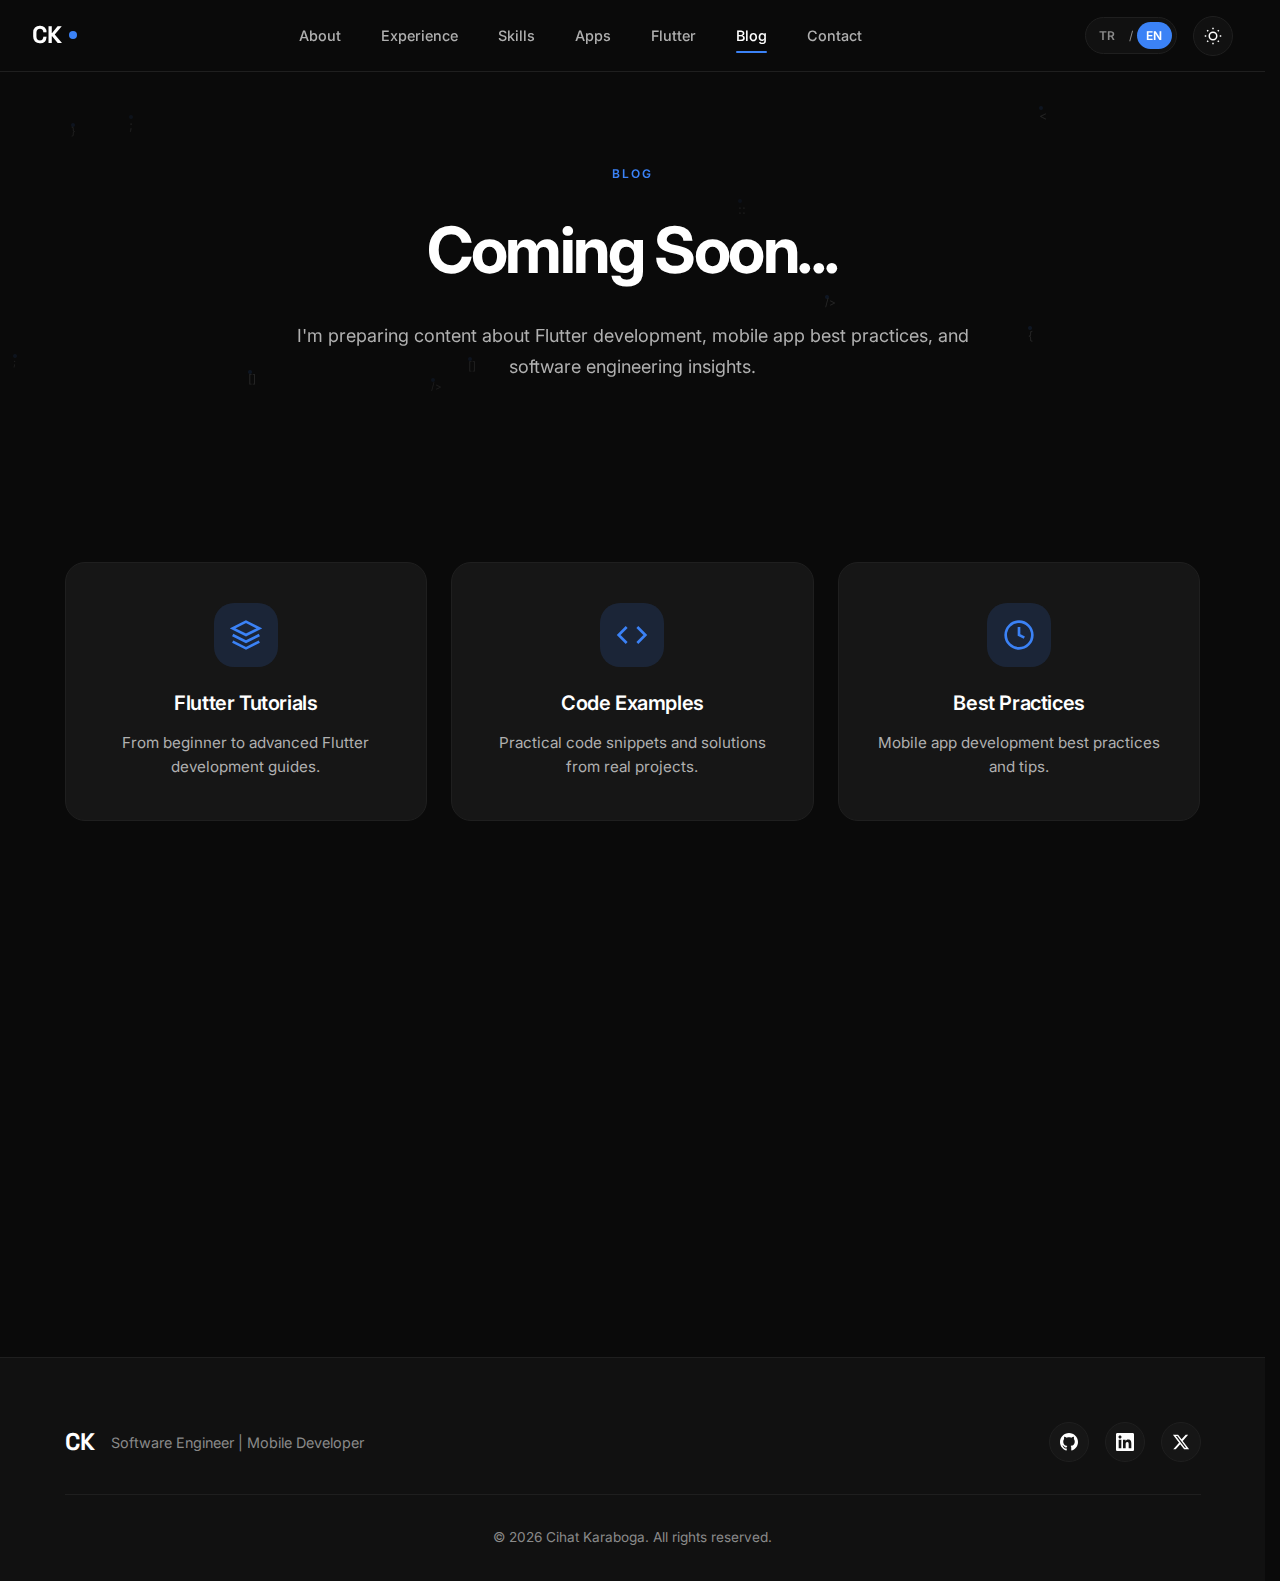
<file: blog/index.html>
<!DOCTYPE html>
<html lang="en" data-theme="dark">
<head>
    <meta charset="UTF-8">
    <meta name="viewport" content="width=device-width, initial-scale=1.0">
    <title>Blog | Cihat Karaboga - Flutter & Mobile Development Insights</title>

    <!-- Primary Meta Tags -->
    <meta name="title" content="Blog | Cihat Karaboga - Flutter & Mobile Development Insights">
    <meta name="description" content="Flutter development tutorials, mobile app best practices, and software engineering insights from Cihat Karaboga. Learn iOS and Android development tips.">
    <meta name="keywords" content="Flutter blog, Flutter tutorials, mobile development blog, cihat karaboga blog, Flutter tips, Dart programming, iOS development tips, Android development blog, mobile app development tutorials">
    <meta name="author" content="Cihat Karaboga">
    <meta name="robots" content="index, follow">
    <meta name="color-scheme" content="dark light">
    <meta name="theme-color" content="#6366f1" media="(prefers-color-scheme: dark)">
    <meta name="theme-color" content="#4f46e5" media="(prefers-color-scheme: light)">

    <!-- Google Analytics 4 -->
    <script async src="https://www.googletagmanager.com/gtag/js?id=G-VZJHSSDYC3"></script>
    <script>
        window.dataLayer = window.dataLayer || [];
        function gtag(){dataLayer.push(arguments);}
        gtag('js', new Date());
        gtag('config', 'G-VZJHSSDYC3');
    </script>

    <!-- Canonical URL -->
    <link rel="canonical" href="https://cihat.app/blog/">

    <!-- Hreflang -->
    <link rel="alternate" hreflang="en" href="https://cihat.app/blog/">
    <link rel="alternate" hreflang="tr" href="https://cihat.app/blog/">
    <link rel="alternate" hreflang="x-default" href="https://cihat.app/blog/">

    <!-- Open Graph -->
    <meta property="og:type" content="website">
    <meta property="og:url" content="https://cihat.app/blog/">
    <meta property="og:title" content="Blog | Cihat Karaboga - Flutter & Mobile Development">
    <meta property="og:description" content="Flutter tutorials, mobile development insights, and software engineering best practices.">
    <meta property="og:image" content="https://cihat.app/assets/apps/og-image.webp">
    <meta property="og:site_name" content="Cihat Karaboga">

    <!-- Twitter Card -->
    <meta name="twitter:card" content="summary_large_image">
    <meta name="twitter:url" content="https://cihat.app/blog/">
    <meta name="twitter:title" content="Blog | Cihat Karaboga - Flutter & Mobile Development">
    <meta name="twitter:description" content="Flutter tutorials, mobile development insights, and software engineering best practices.">
    <meta name="twitter:image" content="https://cihat.app/assets/apps/og-image.webp">
    <meta name="twitter:site" content="@cihatapp">

    <!-- JSON-LD Structured Data -->
    <script type="application/ld+json">
    {
        "@context": "https://schema.org",
        "@type": "BreadcrumbList",
        "itemListElement": [
            {"@type": "ListItem", "position": 1, "name": "Home", "item": "https://cihat.app/"},
            {"@type": "ListItem", "position": 2, "name": "Blog", "item": "https://cihat.app/blog/"}
        ]
    }
    </script>

    <script type="application/ld+json">
    {
        "@context": "https://schema.org",
        "@type": "Blog",
        "name": "Cihat Karaboga Blog",
        "description": "Flutter development tutorials, mobile app best practices, and software engineering insights",
        "url": "https://cihat.app/blog/",
        "author": {
            "@type": "Person",
            "name": "Cihat Karaboga",
            "url": "https://cihat.app"
        },
        "publisher": {
            "@type": "Person",
            "name": "Cihat Karaboga"
        },
        "inLanguage": ["en", "tr"]
    }
    </script>

    <!-- Preconnect -->
    <link rel="preconnect" href="https://fonts.googleapis.com">
    <link rel="preconnect" href="https://fonts.gstatic.com" crossorigin>

    <!-- Google Fonts - Non-blocking -->
    <link rel="preload" href="https://fonts.googleapis.com/css2?family=Space+Grotesk:wght@400;700&family=Inter:wght@400;500&display=swap" as="style" onload="this.onload=null;this.rel='stylesheet'">
    <noscript><link rel="stylesheet" href="https://fonts.googleapis.com/css2?family=Space+Grotesk:wght@400;700&family=Inter:wght@400;500&display=swap"></noscript>

    <!-- Favicon -->
    <link rel="icon" type="image/svg+xml" href="data:image/svg+xml,%3Csvg xmlns='http://www.w3.org/2000/svg' width='512' height='512' viewBox='0 0 512 512'%3E%3Crect width='512' height='512' rx='64' fill='%236366f1'/%3E%3Cpath d='M224 160 L128 256 L224 352' fill='none' stroke='%23ffffff' stroke-width='32' stroke-linecap='round' stroke-linejoin='round'/%3E%3Cpath d='M288 160 L384 256 L288 352' fill='none' stroke='%23ffffff' stroke-width='32' stroke-linecap='round' stroke-linejoin='round'/%3E%3Cline x1='256' y1='160' x2='256' y2='352' fill='none' stroke='%23ffffff' stroke-width='32' stroke-linecap='round'/%3E%3C/svg%3E">

    <!-- PWA Manifest -->
    <link rel="manifest" href="../manifest.json">

    <!-- Stylesheet -->
    <link rel="stylesheet" href="../style.min.css">

    <!-- Theme Script -->
    <script>
        (function() {
            const savedTheme = localStorage.getItem('theme');
            const savedLang = localStorage.getItem('lang');
            if (savedTheme) document.documentElement.dataset.theme = savedTheme;
            if (savedLang) document.documentElement.lang = savedLang;
        })();
    </script>
</head>
<body class="blog-page">
    <!-- Particles Background -->
    <div class="particles" id="particles"></div>
    <div class="cursor-glow" id="cursorGlow"></div>

    <!-- Navigation -->
    <nav class="nav" id="nav">
        <a href="/" class="nav-logo">
            <span class="logo-text">CK</span>
            <span class="logo-dot"></span>
        </a>
        <div class="nav-links" id="navLinks">
            <a href="/#about" class="nav-link">
                <span class="tr">Hakkımda</span>
                <span class="en">About</span>
            </a>
            <a href="/#experience" class="nav-link">
                <span class="tr">Deneyim</span>
                <span class="en">Experience</span>
            </a>
            <a href="/#skills" class="nav-link">
                <span class="tr">Yetenekler</span>
                <span class="en">Skills</span>
            </a>
            <a href="/apps/" class="nav-link">
                <span class="tr">Uygulamalar</span>
                <span class="en">Apps</span>
            </a>
            <a href="/flutter-developer/" class="nav-link">
                <span class="tr">Flutter</span>
                <span class="en">Flutter</span>
            </a>
            <a href="/blog/" class="nav-link active">
                <span class="tr">Blog</span>
                <span class="en">Blog</span>
            </a>
            <a href="/#contact" class="nav-link">
                <span class="tr">İletişim</span>
                <span class="en">Contact</span>
            </a>
        </div>
        <div class="nav-controls">
            <div class="lang-switch">
                <button class="lang-btn" data-lang="tr" onclick="setLang('tr')">TR</button>
                <span class="divider">/</span>
                <button class="lang-btn" data-lang="en" onclick="setLang('en')">EN</button>
            </div>
            <button class="theme-btn" onclick="toggleTheme()" data-i18n-aria-label="aria-label-toggle-theme" aria-label="Toggle theme">
                <svg class="icon-sun" viewBox="0 0 24 24" fill="none" stroke="currentColor" stroke-width="2">
                    <circle cx="12" cy="12" r="5"/>
                    <path d="M12 1v2M12 21v2M4.22 4.22l1.42 1.42M18.36 18.36l1.42 1.42M1 12h2M21 12h2M4.22 19.78l1.42-1.42M18.36 5.64l1.42-1.42"/>
                </svg>
                <svg class="icon-moon" viewBox="0 0 24 24" fill="none" stroke="currentColor" stroke-width="2">
                    <path d="M21 12.79A9 9 0 1 1 11.21 3 7 7 0 0 0 21 12.79z"/>
                </svg>
            </button>
        </div>
        <button class="nav-toggle" id="navToggle" data-i18n-aria-label="aria-label-toggle-menu" aria-label="Toggle menu">
            <span></span>
            <span></span>
            <span></span>
        </button>
    </nav>

    <main id="main-content">
    <!-- Blog Hero Section -->
    <section class="blog-hero">
        <div class="container">
            <div class="blog-hero-content reveal">
                <span class="section-label">Blog</span>
                <h1 class="blog-hero-title">
                    <span class="tr">Yakın Zamanda...</span>
                    <span class="en">Coming Soon...</span>
                </h1>
                <p class="blog-hero-subtitle">
                    <span class="tr">Flutter geliştirme, mobil uygulama best practices ve yazılım mühendisliği hakkında içerikler için hazırlıklara devam ediyorum.</span>
                    <span class="en">I'm preparing content about Flutter development, mobile app best practices, and software engineering insights.</span>
                </p>
            </div>
        </div>
    </section>

    <!-- Coming Soon Content -->
    <section class="section blog-coming-soon">
        <div class="container">
            <div class="coming-soon-grid">
                <div class="coming-soon-card reveal">
                    <div class="coming-soon-icon">
                        <svg viewBox="0 0 24 24" fill="none" stroke="currentColor" stroke-width="2"><polygon points="12 2 2 7 12 12 22 7 12 2"/><polyline points="2 17 12 22 22 17"/><polyline points="2 12 12 17 22 12"/></svg>
                    </div>
                    <h3>
                        <span class="tr">Flutter Dersleri</span>
                        <span class="en">Flutter Tutorials</span>
                    </h3>
                    <p>
                        <span class="tr">Başlangıçtan ileri seviyeye Flutter geliştirme rehberleri.</span>
                        <span class="en">From beginner to advanced Flutter development guides.</span>
                    </p>
                </div>
                <div class="coming-soon-card reveal">
                    <div class="coming-soon-icon">
                        <svg viewBox="0 0 24 24" fill="none" stroke="currentColor" stroke-width="2"><path d="M16 18l6-6-6-6"/><path d="M8 6l-6 6 6 6"/></svg>
                    </div>
                    <h3>
                        <span class="tr">Kod Örnekleri</span>
                        <span class="en">Code Examples</span>
                    </h3>
                    <p>
                        <span class="tr">Gerçek projelerden pratik kod parçaları ve çözümler.</span>
                        <span class="en">Practical code snippets and solutions from real projects.</span>
                    </p>
                </div>
                <div class="coming-soon-card reveal">
                    <div class="coming-soon-icon">
                        <svg viewBox="0 0 24 24" fill="none" stroke="currentColor" stroke-width="2"><circle cx="12" cy="12" r="10"/><path d="M12 6v6l4 2"/></svg>
                    </div>
                    <h3>
                        <span class="tr">Best Practices</span>
                        <span class="en">Best Practices</span>
                    </h3>
                    <p>
                        <span class="tr">Mobil uygulama geliştirmede en iyi uygulamalar ve ipuçları.</span>
                        <span class="en">Mobile app development best practices and tips.</span>
                    </p>
                </div>
            </div>

            <!-- Newsletter Signup -->
            <div class="newsletter-section reveal">
                <h2>
                    <span class="tr">Haberdar Olun</span>
                    <span class="en">Stay Updated</span>
                </h2>
                <p>
                    <span class="tr">Blog başladığında ilk siz öğrenmek ister misiniz? Beni takip edin:</span>
                    <span class="en">Want to be notified when the blog launches? Follow me:</span>
                </p>
                <div class="social-follow">
                    <a href="https://x.com/cihatapp" target="_blank" rel="noopener" class="btn btn-outline">
                        <svg viewBox="0 0 24 24" fill="currentColor" width="20" height="20"><path d="M18.244 2.25h3.308l-7.227 8.26 8.502 11.24H16.17l-5.214-6.817L4.99 21.75H1.68l7.73-8.835L1.254 2.25H8.08l4.713 6.231zm-1.161 17.52h1.833L7.084 4.126H5.117z"/></svg>
                        <span>@cihatapp</span>
                    </a>
                    <a href="https://github.com/cihatapp" target="_blank" rel="noopener" class="btn btn-outline">
                        <svg viewBox="0 0 24 24" fill="currentColor" width="20" height="20"><path d="M12 0c-6.626 0-12 5.373-12 12 0 5.302 3.438 9.8 8.207 11.387.599.111.793-.261.793-.577v-2.234c-3.338.726-4.033-1.416-4.033-1.416-.546-1.387-1.333-1.756-1.333-1.756-1.089-.745.083-.729.083-.729 1.205.084 1.839 1.237 1.839 1.237 1.07 1.834 2.807 1.304 3.492.997.107-.775.418-1.305.762-1.604-2.665-.305-5.467-1.334-5.467-5.931 0-1.311.469-2.381 1.236-3.221-.124-.303-.535-1.524.117-3.176 0 0 1.008-.322 3.301 1.23.957-.266 1.983-.399 3.003-.404 1.02.005 2.047.138 3.006.404 2.291-1.552 3.297-1.23 3.297-1.23.653 1.653.242 2.874.118 3.176.77.84 1.235 1.911 1.235 3.221 0 4.609-2.807 5.624-5.479 5.921.43.372.823 1.102.823 2.222v3.293c0 .319.192.694.801.576 4.765-1.589 8.199-6.086 8.199-11.386 0-6.627-5.373-12-12-12z"/></svg>
                        <span>GitHub</span>
                    </a>
                    <a href="https://www.linkedin.com/in/cihatapp/" target="_blank" rel="noopener" class="btn btn-outline">
                        <svg viewBox="0 0 24 24" fill="currentColor" width="20" height="20"><path d="M20.447 20.452h-3.554v-5.569c0-1.328-.027-3.037-1.852-3.037-1.853 0-2.136 1.445-2.136 2.939v5.667H9.351V9h3.414v1.561h.046c.477-.9 1.637-1.85 3.37-1.85 3.601 0 4.267 2.37 4.267 5.455v6.286zM5.337 7.433c-1.144 0-2.063-.926-2.063-2.065 0-1.138.92-2.063 2.063-2.063 1.14 0 2.064.925 2.064 2.063 0 1.139-.925 2.065-2.064 2.065zm1.782 13.019H3.555V9h3.564v11.452zM22.225 0H1.771C.792 0 0 .774 0 1.729v20.542C0 23.227.792 24 1.771 24h20.451C23.2 24 24 23.227 24 22.271V1.729C24 .774 23.2 0 22.222 0h.003z"/></svg>
                        <span>LinkedIn</span>
                    </a>
                </div>
            </div>

            <!-- Back to Home -->
            <div class="back-home reveal">
                <a href="/" class="btn btn-primary">
                    <span class="btn-text">
                        <span class="tr">Ana Sayfaya Dön</span>
                        <span class="en">Back to Home</span>
                    </span>
                    <span class="btn-icon">
                        <svg viewBox="0 0 24 24" fill="none" stroke="currentColor" stroke-width="2"><path d="M19 12H5M12 19l-7-7 7-7"/></svg>
                    </span>
                </a>
            </div>
        </div>
    </section>
    </main>

    <!-- Footer -->
    <footer class="footer">
        <div class="container">
            <div class="footer-content">
                <div class="footer-brand">
                    <span class="footer-logo">CK</span>
                    <p class="footer-tagline">
                        <span class="tr">Yazılım Mühendisi | Mobil Geliştirici</span>
                        <span class="en">Software Engineer | Mobile Developer</span>
                    </p>
                </div>
                <div class="footer-links">
                    <a href="https://github.com/cihatapp" target="_blank" rel="noopener" data-i18n-aria-label="aria-label-github" aria-label="GitHub">
                        <svg viewBox="0 0 24 24" fill="currentColor"><path d="M12 0c-6.626 0-12 5.373-12 12 0 5.302 3.438 9.8 8.207 11.387.599.111.793-.261.793-.577v-2.234c-3.338.726-4.033-1.416-4.033-1.416-.546-1.387-1.333-1.756-1.333-1.756-1.089-.745.083-.729.083-.729 1.205.084 1.839 1.237 1.839 1.237 1.07 1.834 2.807 1.304 3.492.997.107-.775.418-1.305.762-1.604-2.665-.305-5.467-1.334-5.467-5.931 0-1.311.469-2.381 1.236-3.221-.124-.303-.535-1.524.117-3.176 0 0 1.008-.322 3.301 1.23.957-.266 1.983-.399 3.003-.404 1.02.005 2.047.138 3.006.404 2.291-1.552 3.297-1.23 3.297-1.23.653 1.653.242 2.874.118 3.176.77.84 1.235 1.911 1.235 3.221 0 4.609-2.807 5.624-5.479 5.921.43.372.823 1.102.823 2.222v3.293c0 .319.192.694.801.576 4.765-1.589 8.199-6.086 8.199-11.386 0-6.627-5.373-12-12-12z"/></svg>
                    </a>
                    <a href="https://www.linkedin.com/in/cihatapp/" target="_blank" rel="noopener" data-i18n-aria-label="aria-label-linkedin" aria-label="LinkedIn">
                        <svg viewBox="0 0 24 24" fill="currentColor"><path d="M20.447 20.452h-3.554v-5.569c0-1.328-.027-3.037-1.852-3.037-1.853 0-2.136 1.445-2.136 2.939v5.667H9.351V9h3.414v1.561h.046c.477-.9 1.637-1.85 3.37-1.85 3.601 0 4.267 2.37 4.267 5.455v6.286zM5.337 7.433c-1.144 0-2.063-.926-2.063-2.065 0-1.138.92-2.063 2.063-2.063 1.14 0 2.064.925 2.064 2.063 0 1.139-.925 2.065-2.064 2.065zm1.782 13.019H3.555V9h3.564v11.452zM22.225 0H1.771C.792 0 0 .774 0 1.729v20.542C0 23.227.792 24 1.771 24h20.451C23.2 24 24 23.227 24 22.271V1.729C24 .774 23.2 0 22.222 0h.003z"/></svg>
                    </a>
                    <a href="https://x.com/cihatapp" target="_blank" rel="noopener" data-i18n-aria-label="aria-label-twitter" aria-label="X (Twitter)">
                        <svg viewBox="0 0 24 24" fill="currentColor"><path d="M18.244 2.25h3.308l-7.227 8.26 8.502 11.24H16.17l-5.214-6.817L4.99 21.75H1.68l7.73-8.835L1.254 2.25H8.08l4.713 6.231zm-1.161 17.52h1.833L7.084 4.126H5.117z"/></svg>
                    </a>
                </div>
            </div>
            <div class="footer-bottom">
                <p>
                    <span class="tr">&copy; 2026 Cihat Karaboga. Tüm hakları saklıdır.</span>
                    <span class="en">&copy; 2026 Cihat Karaboga. All rights reserved.</span>
                </p>
            </div>
        </div>
    </footer>

    <script src="../main.min.js" defer></script>
</body>
</html>
</file>
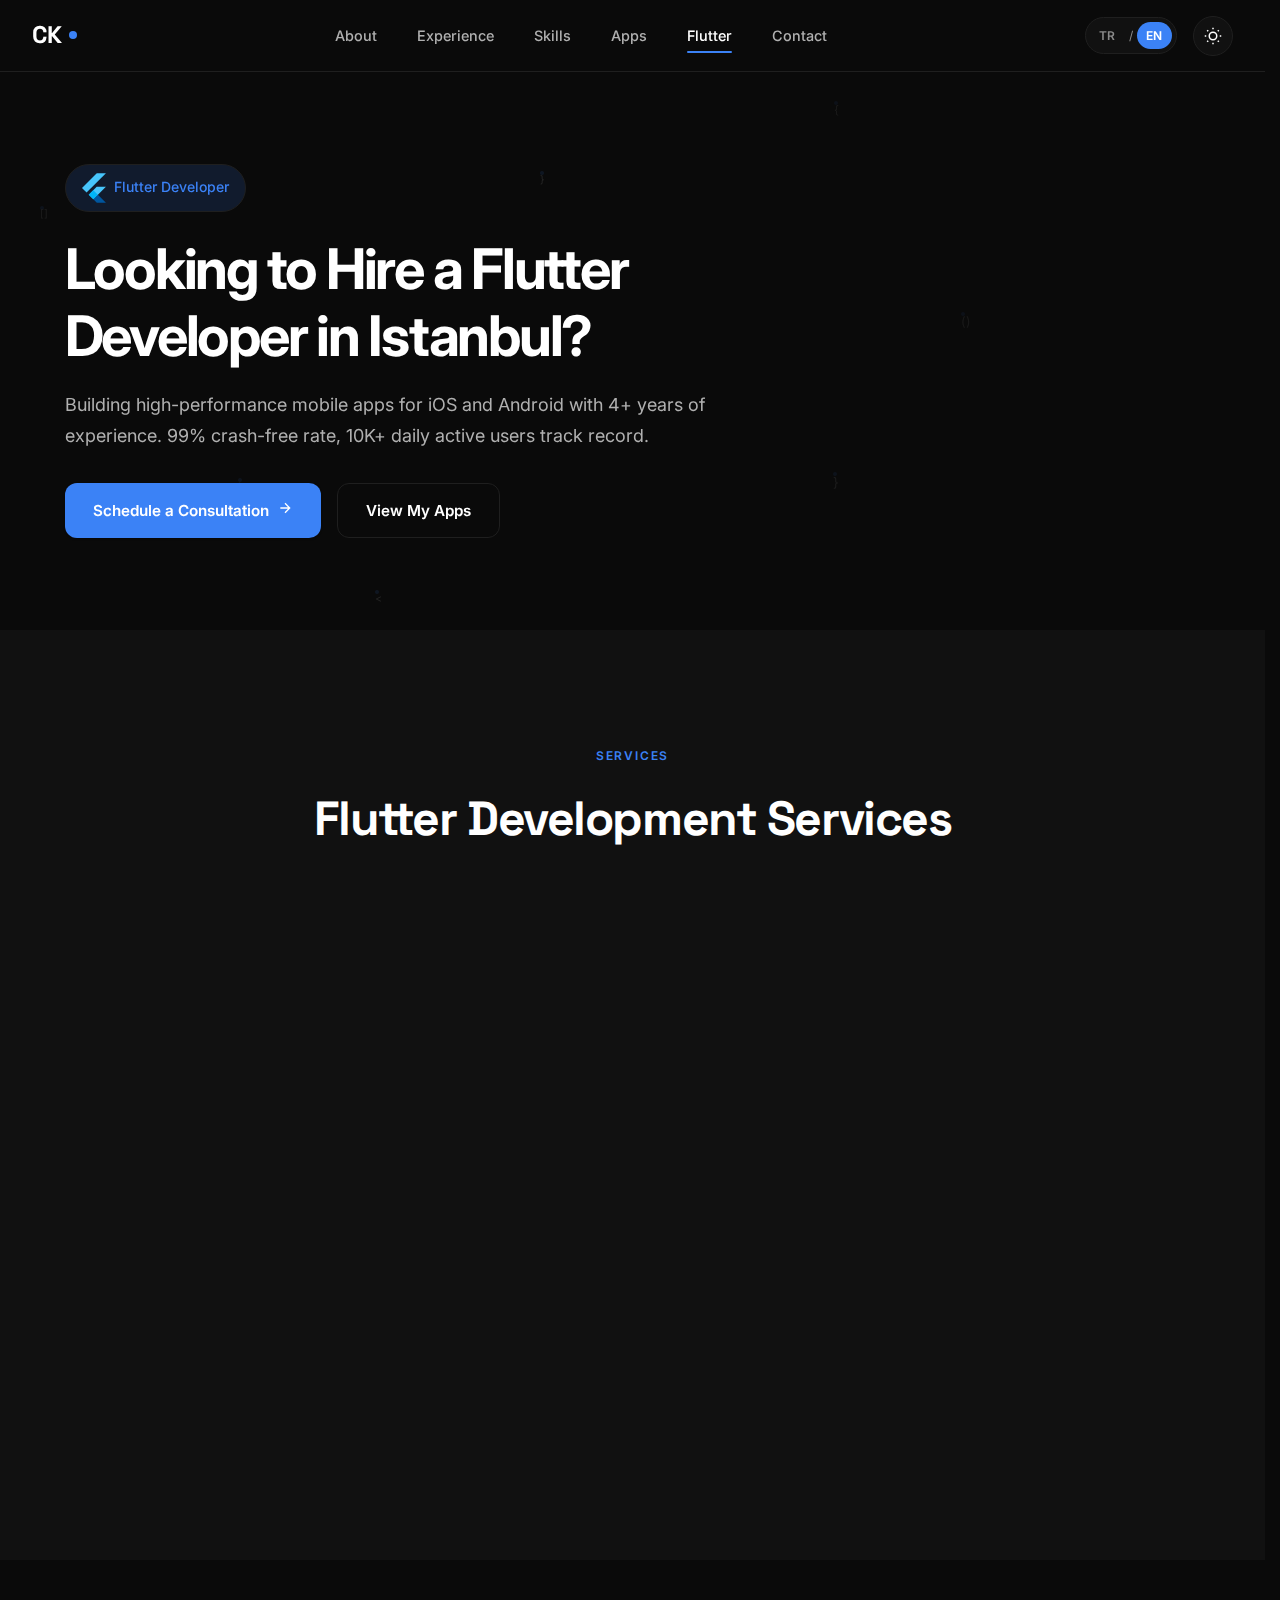
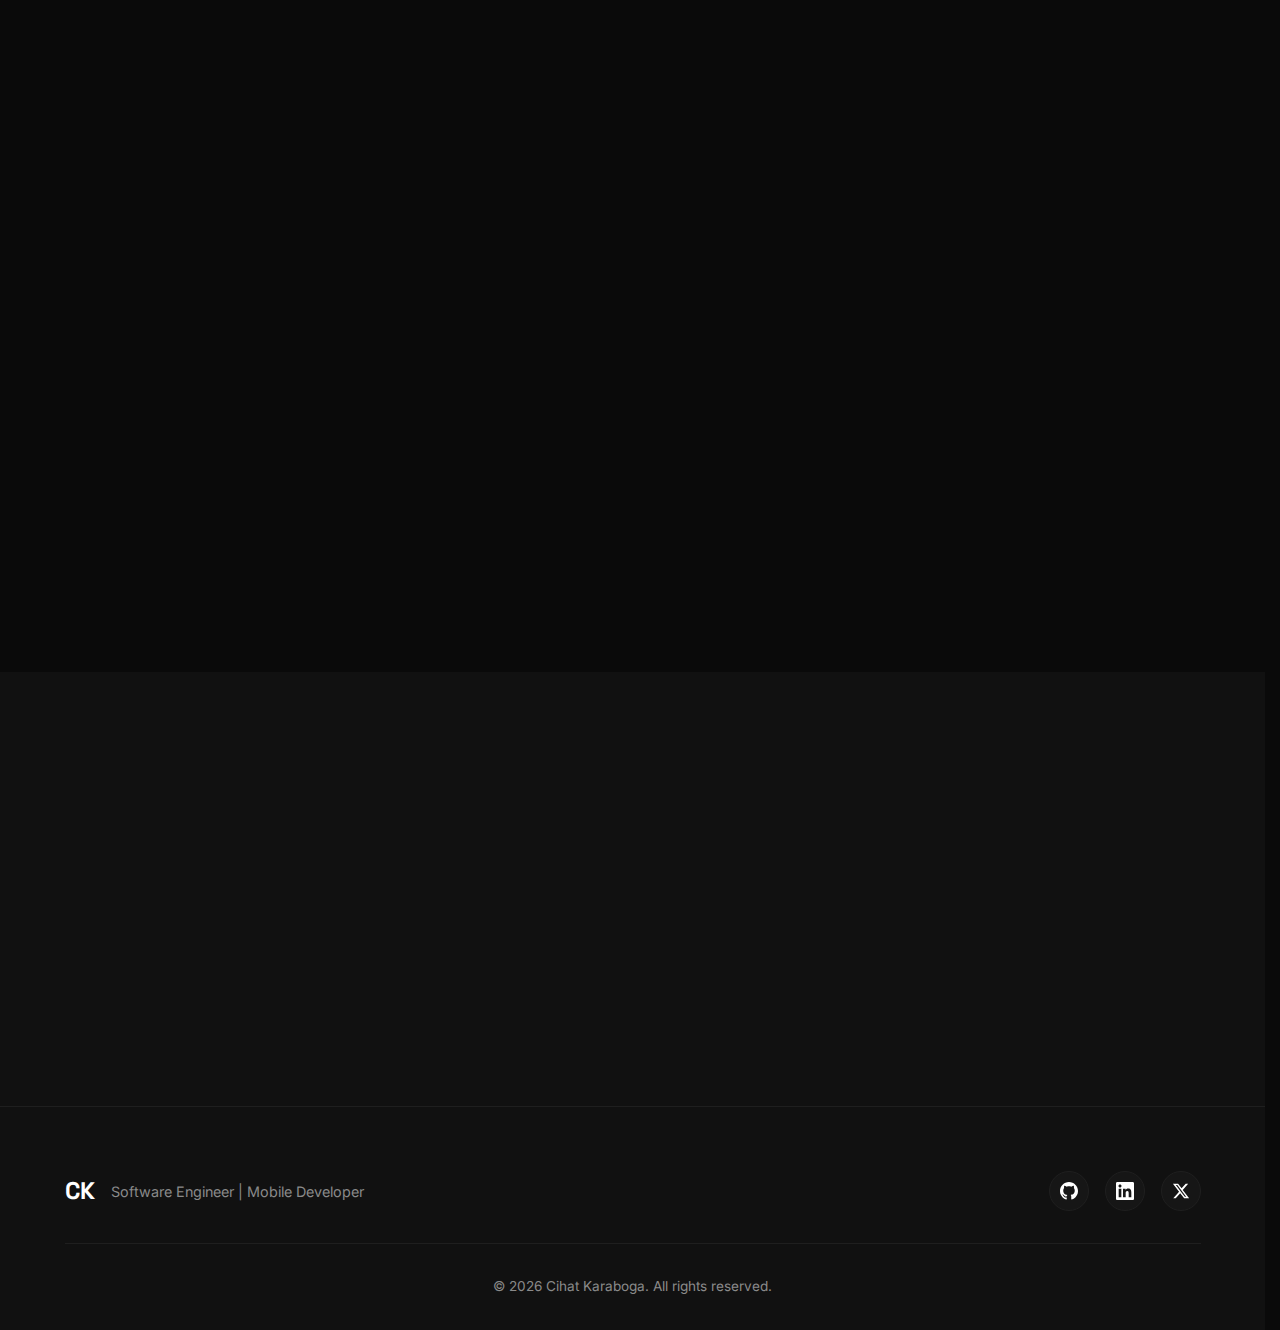
<file: flutter-developer/index.html>
<!DOCTYPE html>
<html lang="en" data-theme="dark">
<head>
    <meta charset="UTF-8">
    <meta name="viewport" content="width=device-width, initial-scale=1.0">
    <title>Hire Flutter Developer Istanbul | Cihat Karaboga - Mobile App Expert</title>

    <!-- Primary Meta Tags -->
    <meta name="title" content="Hire Flutter Developer Istanbul | Cihat Karaboga - Mobile App Expert">
    <meta name="description" content="Looking to hire a Flutter developer in Istanbul, Turkey? Cihat Karaboga offers expert cross-platform mobile app development for iOS & Android. 4+ years experience, 99% crash-free apps.">
    <meta name="keywords" content="hire flutter developer istanbul, flutter geliştirici, flutter developer turkey, mobil uygulama geliştirici, freelance flutter developer, flutter expert istanbul, cross-platform developer turkey, ios android developer istanbul, cihat karaboga flutter, flutter uzman">
    <meta name="author" content="Cihat Karaboga">
    <meta name="robots" content="index, follow, max-image-preview:large">
    <meta name="color-scheme" content="dark light">
    <meta name="theme-color" content="#6366f1" media="(prefers-color-scheme: dark)">
    <meta name="theme-color" content="#4f46e5" media="(prefers-color-scheme: light)">

    <!-- Google Analytics 4 -->
    <script async src="https://www.googletagmanager.com/gtag/js?id=G-VZJHSSDYC3"></script>
    <script>
        window.dataLayer = window.dataLayer || [];
        function gtag(){dataLayer.push(arguments);}
        gtag('js', new Date());
        gtag('config', 'G-VZJHSSDYC3');
    </script>

    <!-- Canonical URL -->
    <link rel="canonical" href="https://cihat.app/flutter-developer/">

    <!-- Hreflang -->
    <link rel="alternate" hreflang="en" href="https://cihat.app/flutter-developer/">
    <link rel="alternate" hreflang="tr" href="https://cihat.app/flutter-developer/">
    <link rel="alternate" hreflang="x-default" href="https://cihat.app/flutter-developer/">

    <!-- Open Graph -->
    <meta property="og:type" content="website">
    <meta property="og:url" content="https://cihat.app/flutter-developer/">
    <meta property="og:title" content="Hire Flutter Developer Istanbul | Cihat Karaboga">
    <meta property="og:description" content="Expert Flutter developer in Istanbul. 4+ years building high-performance iOS & Android apps. Cross-platform mobile development services.">
    <meta property="og:image" content="https://cihat.app/assets/apps/og-image.webp">
    <meta property="og:site_name" content="Cihat Karaboga">

    <!-- Twitter Card -->
    <meta name="twitter:card" content="summary_large_image">
    <meta name="twitter:url" content="https://cihat.app/flutter-developer/">
    <meta name="twitter:title" content="Hire Flutter Developer Istanbul | Cihat Karaboga">
    <meta name="twitter:description" content="Expert Flutter developer in Istanbul. 4+ years building high-performance iOS & Android apps.">
    <meta name="twitter:image" content="https://cihat.app/assets/apps/og-image.webp">
    <meta name="twitter:site" content="@cihatapp">

    <!-- Geo Tags -->
    <meta name="geo.region" content="TR-34">
    <meta name="geo.placename" content="Istanbul">
    <meta name="geo.position" content="41.0082;28.9784">
    <meta name="ICBM" content="41.0082, 28.9784">

    <!-- JSON-LD Structured Data -->
    <script type="application/ld+json">
    {
        "@context": "https://schema.org",
        "@type": "BreadcrumbList",
        "itemListElement": [
            {"@type": "ListItem", "position": 1, "name": "Home", "item": "https://cihat.app/"},
            {"@type": "ListItem", "position": 2, "name": "Flutter Developer", "item": "https://cihat.app/flutter-developer/"}
        ]
    }
    </script>

    <script type="application/ld+json">
    {
        "@context": "https://schema.org",
        "@type": "Service",
        "serviceType": "Flutter Mobile App Development",
        "name": "Flutter Developer Services - Cihat Karaboga",
        "description": "Professional Flutter and cross-platform mobile app development services in Istanbul, Turkey. Expert in iOS and Android app development with 4+ years experience.",
        "provider": {
            "@type": "Person",
            "name": "Cihat Karaboga",
            "url": "https://cihat.app",
            "jobTitle": "Flutter Developer",
            "address": {
                "@type": "PostalAddress",
                "addressLocality": "Istanbul",
                "addressCountry": "TR"
            }
        },
        "areaServed": ["Istanbul", "Turkey", "Europe", "Worldwide"],
        "hasOfferCatalog": {
            "@type": "OfferCatalog",
            "name": "Flutter Development Services",
            "itemListElement": [
                {"@type": "Offer", "itemOffered": {"@type": "Service", "name": "iOS App Development"}},
                {"@type": "Offer", "itemOffered": {"@type": "Service", "name": "Android App Development"}},
                {"@type": "Offer", "itemOffered": {"@type": "Service", "name": "Cross-platform Development"}},
                {"@type": "Offer", "itemOffered": {"@type": "Service", "name": "App Migration to Flutter"}},
                {"@type": "Offer", "itemOffered": {"@type": "Service", "name": "Firebase Integration"}}
            ]
        }
    }
    </script>

    <script type="application/ld+json">
    {
        "@context": "https://schema.org",
        "@type": "FAQPage",
        "mainEntity": [
            {
                "@type": "Question",
                "name": "Why should I hire a Flutter developer in Istanbul?",
                "acceptedAnswer": {
                    "@type": "Answer",
                    "text": "Istanbul-based Flutter developers offer competitive rates with European quality standards. Turkey's tech ecosystem is rapidly growing, producing skilled developers experienced in international projects. You get timezone convenience for European and Middle Eastern clients."
                }
            },
            {
                "@type": "Question",
                "name": "How much does it cost to hire a Flutter developer in Turkey?",
                "acceptedAnswer": {
                    "@type": "Answer",
                    "text": "Flutter development rates in Turkey are typically 30-50% lower than Western Europe or USA while maintaining high quality. Rates vary based on project complexity, from simple apps starting at $5,000 to complex enterprise solutions at $50,000+."
                }
            },
            {
                "@type": "Question",
                "name": "What makes Cihat Karaboga a good choice for Flutter development?",
                "acceptedAnswer": {
                    "@type": "Answer",
                    "text": "With 4+ years of Flutter experience, published apps on App Store, 99% crash-free rate, and expertise in BLoC, Riverpod, and Firebase, Cihat delivers production-ready apps that scale. Previous clients include Yolcu360 (10K+ DAU) and Bookcars.com."
                }
            }
        ]
    }
    </script>

    <!-- Preconnect -->
    <link rel="preconnect" href="https://fonts.googleapis.com">
    <link rel="preconnect" href="https://fonts.gstatic.com" crossorigin>

    <!-- Google Fonts - Non-blocking -->
    <link rel="preload" href="https://fonts.googleapis.com/css2?family=Space+Grotesk:wght@400;700&family=Inter:wght@400;500&display=swap" as="style" onload="this.onload=null;this.rel='stylesheet'">
    <noscript><link rel="stylesheet" href="https://fonts.googleapis.com/css2?family=Space+Grotesk:wght@400;700&family=Inter:wght@400;500&display=swap"></noscript>

    <!-- Favicon -->
    <link rel="icon" type="image/svg+xml" href="data:image/svg+xml,%3Csvg xmlns='http://www.w3.org/2000/svg' width='512' height='512' viewBox='0 0 512 512'%3E%3Crect width='512' height='512' rx='64' fill='%236366f1'/%3E%3Cpath d='M224 160 L128 256 L224 352' fill='none' stroke='%23ffffff' stroke-width='32' stroke-linecap='round' stroke-linejoin='round'/%3E%3Cpath d='M288 160 L384 256 L288 352' fill='none' stroke='%23ffffff' stroke-width='32' stroke-linecap='round' stroke-linejoin='round'/%3E%3Cline x1='256' y1='160' x2='256' y2='352' fill='none' stroke='%23ffffff' stroke-width='32' stroke-linecap='round'/%3E%3C/svg%3E">

    <!-- PWA Manifest -->
    <link rel="manifest" href="../manifest.json">

    <!-- Stylesheet -->
    <link rel="stylesheet" href="../style.min.css">

    <!-- Theme Script -->
    <script>
        (function() {
            const savedTheme = localStorage.getItem('theme');
            const savedLang = localStorage.getItem('lang');
            if (savedTheme) document.documentElement.dataset.theme = savedTheme;
            if (savedLang) document.documentElement.lang = savedLang;
        })();
    </script>
</head>
<body class="flutter-page">
    <!-- Particles Background -->
    <div class="particles" id="particles"></div>
    <div class="cursor-glow" id="cursorGlow"></div>

    <!-- Navigation -->
    <nav class="nav" id="nav">
        <a href="/" class="nav-logo">
            <span class="logo-text">CK</span>
            <span class="logo-dot"></span>
        </a>
        <div class="nav-links" id="navLinks">
            <a href="/#about" class="nav-link">
                <span class="tr">Hakkımda</span>
                <span class="en">About</span>
            </a>
            <a href="/#experience" class="nav-link">
                <span class="tr">Deneyim</span>
                <span class="en">Experience</span>
            </a>
            <a href="/#skills" class="nav-link">
                <span class="tr">Yetenekler</span>
                <span class="en">Skills</span>
            </a>
            <a href="/apps/" class="nav-link">
                <span class="tr">Uygulamalar</span>
                <span class="en">Apps</span>
            </a>
            <a href="/flutter-developer/" class="nav-link active">
                <span class="tr">Flutter</span>
                <span class="en">Flutter</span>
            </a>
            <a href="/#contact" class="nav-link">
                <span class="tr">İletişim</span>
                <span class="en">Contact</span>
            </a>
        </div>
        <div class="nav-controls">
            <div class="lang-switch">
                <button class="lang-btn" data-lang="tr" onclick="setLang('tr')">TR</button>
                <span class="divider">/</span>
                <button class="lang-btn" data-lang="en" onclick="setLang('en')">EN</button>
            </div>
            <button class="theme-btn" onclick="toggleTheme()" data-i18n-aria-label="aria-label-toggle-theme" aria-label="Toggle theme">
                <svg class="icon-sun" viewBox="0 0 24 24" fill="none" stroke="currentColor" stroke-width="2">
                    <circle cx="12" cy="12" r="5"/>
                    <path d="M12 1v2M12 21v2M4.22 4.22l1.42 1.42M18.36 18.36l1.42 1.42M1 12h2M21 12h2M4.22 19.78l1.42-1.42M18.36 5.64l1.42-1.42"/>
                </svg>
                <svg class="icon-moon" viewBox="0 0 24 24" fill="none" stroke="currentColor" stroke-width="2">
                    <path d="M21 12.79A9 9 0 1 1 11.21 3 7 7 0 0 0 21 12.79z"/>
                </svg>
            </button>
        </div>
        <button class="nav-toggle" id="navToggle" data-i18n-aria-label="aria-label-toggle-menu" aria-label="Toggle menu">
            <span></span>
            <span></span>
            <span></span>
        </button>
    </nav>

    <main id="main-content">
    <!-- Hero Section -->
    <section class="flutter-hero">
        <div class="container">
            <div class="flutter-hero-content reveal">
                <div class="flutter-badge">
                    <svg class="flutter-icon-small" viewBox="0 0 256 317" width="24" height="30">
                        <polygon fill="#47C5FB" points="157.67,0 0,157.67 48.8,206.47 255.27,0"/>
                        <polygon fill="#47C5FB" points="156.57,145.4 72.15,229.82 121.13,279.53 169.84,230.82 255.27,145.4"/>
                        <polygon fill="#00569E" points="121.13,279.53 158.21,316.61 255.27,316.61 169.84,230.82"/>
                        <polygon fill="#00B5F8" points="71.6,230.36 120.4,181.56 169.84,230.82 121.13,279.53"/>
                    </svg>
                    <span>Flutter Developer</span>
                </div>
                <h1 class="flutter-hero-title">
                    <span class="tr">İstanbul'da Flutter Geliştirici Arıyorsunuz?</span>
                    <span class="en">Looking to Hire a Flutter Developer in Istanbul?</span>
                </h1>
                <p class="flutter-hero-subtitle">
                    <span class="tr">4+ yıllık deneyim ile iOS ve Android için yüksek performanslı mobil uygulamalar geliştiriyorum. %99 crash-free oran, 10K+ günlük kullanıcı deneyimi.</span>
                    <span class="en">Building high-performance mobile apps for iOS and Android with 4+ years of experience. 99% crash-free rate, 10K+ daily active users track record.</span>
                </p>
                <div class="flutter-hero-cta">
                    <a href="mailto:dev@cihat.app" class="btn btn-primary">
                        <span class="btn-text">
                            <span class="tr">Proje Görüşmesi İçin</span>
                            <span class="en">Schedule a Consultation</span>
                        </span>
                        <span class="btn-icon">
                            <svg viewBox="0 0 24 24" fill="none" stroke="currentColor" stroke-width="2"><path d="M5 12h14M12 5l7 7-7 7"/></svg>
                        </span>
                    </a>
                    <a href="/apps/" class="btn btn-outline">
                        <span class="tr">Uygulamalarımı Gör</span>
                        <span class="en">View My Apps</span>
                    </a>
                </div>
            </div>
        </div>
    </section>

    <!-- Services Section -->
    <section class="section flutter-services">
        <div class="container">
            <div class="section-header reveal">
                <span class="section-label">
                    <span class="tr">Hizmetler</span>
                    <span class="en">Services</span>
                </span>
                <h2 class="section-title">
                    <span class="tr">Flutter Geliştirme Hizmetleri</span>
                    <span class="en">Flutter Development Services</span>
                </h2>
            </div>
            <div class="services-grid">
                <div class="service-card reveal">
                    <div class="service-icon">
                        <svg viewBox="0 0 24 24" fill="none" stroke="currentColor" stroke-width="2"><rect x="5" y="2" width="14" height="20" rx="2" ry="2"/><line x1="12" y1="18" x2="12.01" y2="18"/></svg>
                    </div>
                    <h3>
                        <span class="tr">Mobil Uygulama Geliştirme</span>
                        <span class="en">Mobile App Development</span>
                    </h3>
                    <p>
                        <span class="tr">iOS ve Android için tek kod tabanından cross-platform uygulamalar. Flutter ile native performans.</span>
                        <span class="en">Cross-platform apps for iOS and Android from a single codebase. Native performance with Flutter.</span>
                    </p>
                </div>
                <div class="service-card reveal">
                    <div class="service-icon">
                        <svg viewBox="0 0 24 24" fill="none" stroke="currentColor" stroke-width="2"><path d="M12 2L2 7l10 5 10-5-10-5z"/><path d="M2 17l10 5 10-5"/><path d="M2 12l10 5 10-5"/></svg>
                    </div>
                    <h3>
                        <span class="tr">Uygulama Migrasyonu</span>
                        <span class="en">App Migration</span>
                    </h3>
                    <p>
                        <span class="tr">Mevcut native Android/iOS uygulamalarınızı Flutter'a dönüştürerek bakım maliyetlerini düşürüyorum.</span>
                        <span class="en">Convert your existing native Android/iOS apps to Flutter, reducing maintenance costs significantly.</span>
                    </p>
                </div>
                <div class="service-card reveal">
                    <div class="service-icon">
                        <svg viewBox="0 0 24 24" fill="none" stroke="currentColor" stroke-width="2"><path d="M21 16V8a2 2 0 0 0-1-1.73l-7-4a2 2 0 0 0-2 0l-7 4A2 2 0 0 0 3 8v8a2 2 0 0 0 1 1.73l7 4a2 2 0 0 0 2 0l7-4A2 2 0 0 0 21 16z"/></svg>
                    </div>
                    <h3>
                        <span class="tr">Firebase Entegrasyonu</span>
                        <span class="en">Firebase Integration</span>
                    </h3>
                    <p>
                        <span class="tr">Authentication, Firestore, Cloud Functions, Push Notifications ve Analytics entegrasyonlari.</span>
                        <span class="en">Authentication, Firestore, Cloud Functions, Push Notifications and Analytics integrations.</span>
                    </p>
                </div>
                <div class="service-card reveal">
                    <div class="service-icon">
                        <svg viewBox="0 0 24 24" fill="none" stroke="currentColor" stroke-width="2"><path d="M14.7 6.3a1 1 0 0 0 0 1.4l1.6 1.6a1 1 0 0 0 1.4 0l3.77-3.77a6 6 0 0 1-7.94 7.94l-6.91 6.91a2.12 2.12 0 0 1-3-3l6.91-6.91a6 6 0 0 1 7.94-7.94l-3.76 3.76z"/></svg>
                    </div>
                    <h3>
                        <span class="tr">Bakım & Destek</span>
                        <span class="en">Maintenance & Support</span>
                    </h3>
                    <p>
                        <span class="tr">Bug düzeltmeleri, performans optimizasyonu, OS güncellemeleri ve yeni özellik geliştirme.</span>
                        <span class="en">Bug fixes, performance optimization, OS updates compatibility and new feature development.</span>
                    </p>
                </div>
            </div>
        </div>
    </section>

    <!-- Why Choose Section -->
    <section class="section flutter-why">
        <div class="container">
            <div class="section-header reveal">
                <span class="section-label">
                    <span class="tr">Neden Ben?</span>
                    <span class="en">Why Choose Me?</span>
                </span>
                <h2 class="section-title">
                    <span class="tr">Tecrübe ve Sonuçlar</span>
                    <span class="en">Experience & Results</span>
                </h2>
            </div>
            <div class="why-grid">
                <div class="why-card reveal">
                    <span class="why-number">4+</span>
                    <span class="why-label">
                        <span class="tr">Yıl Flutter Deneyimi</span>
                        <span class="en">Years Flutter Experience</span>
                    </span>
                </div>
                <div class="why-card reveal">
                    <span class="why-number">99%</span>
                    <span class="why-label">
                        <span class="tr">Crash-Free Oran</span>
                        <span class="en">Crash-Free Rate</span>
                    </span>
                </div>
                <div class="why-card reveal">
                    <span class="why-number">10K+</span>
                    <span class="why-label">
                        <span class="tr">Günlük Aktif Kullanıcı</span>
                        <span class="en">Daily Active Users</span>
                    </span>
                </div>
                <div class="why-card reveal">
                    <span class="why-number">1.2s</span>
                    <span class="why-label">
                        <span class="tr">Uygulama Başlatma</span>
                        <span class="en">App Startup Time</span>
                    </span>
                </div>
            </div>
            <div class="tech-stack reveal">
                <h3>
                    <span class="tr">Teknoloji Stack</span>
                    <span class="en">Tech Stack</span>
                </h3>
                <div class="tech-tags">
                    <span class="tech-tag">Flutter</span>
                    <span class="tech-tag">Dart</span>
                    <span class="tech-tag">BLoC</span>
                    <span class="tech-tag">Riverpod</span>
                    <span class="tech-tag">Firebase</span>
                    <span class="tech-tag">REST API</span>
                    <span class="tech-tag">CI/CD</span>
                    <span class="tech-tag">Git</span>
                </div>
            </div>
        </div>
    </section>

    <!-- CTA Section -->
    <section class="section flutter-cta">
        <div class="container">
            <div class="flutter-cta-content reveal">
                <h2>
                    <span class="tr">Projenizi Hayata Geçirelim</span>
                    <span class="en">Let's Bring Your Project to Life</span>
                </h2>
                <p>
                    <span class="tr">Ücretsiz danışmanlık için hemen iletişime geçin. Projenizin ihtiyaçlarını konuşalım.</span>
                    <span class="en">Get in touch for a free consultation. Let's discuss your project requirements.</span>
                </p>
                <div class="cta-buttons">
                    <a href="mailto:dev@cihat.app" class="btn btn-primary">
                        <span class="btn-text">dev@cihat.app</span>
                    </a>
                </div>
            </div>
        </div>
    </section>
    </main>

    <!-- Footer -->
    <footer class="footer">
        <div class="container">
            <div class="footer-content">
                <div class="footer-brand">
                    <span class="footer-logo">CK</span>
                    <p class="footer-tagline">
                        <span class="tr">Yazılım Mühendisi | Mobil Geliştirici</span>
                        <span class="en">Software Engineer | Mobile Developer</span>
                    </p>
                </div>
                <div class="footer-links">
                    <a href="https://github.com/cihatapp" target="_blank" rel="noopener" data-i18n-aria-label="aria-label-github" aria-label="GitHub">
                        <svg viewBox="0 0 24 24" fill="currentColor"><path d="M12 0c-6.626 0-12 5.373-12 12 0 5.302 3.438 9.8 8.207 11.387.599.111.793-.261.793-.577v-2.234c-3.338.726-4.033-1.416-4.033-1.416-.546-1.387-1.333-1.756-1.333-1.756-1.089-.745.083-.729.083-.729 1.205.084 1.839 1.237 1.839 1.237 1.07 1.834 2.807 1.304 3.492.997.107-.775.418-1.305.762-1.604-2.665-.305-5.467-1.334-5.467-5.931 0-1.311.469-2.381 1.236-3.221-.124-.303-.535-1.524.117-3.176 0 0 1.008-.322 3.301 1.23.957-.266 1.983-.399 3.003-.404 1.02.005 2.047.138 3.006.404 2.291-1.552 3.297-1.23 3.297-1.23.653 1.653.242 2.874.118 3.176.77.84 1.235 1.911 1.235 3.221 0 4.609-2.807 5.624-5.479 5.921.43.372.823 1.102.823 2.222v3.293c0 .319.192.694.801.576 4.765-1.589 8.199-6.086 8.199-11.386 0-6.627-5.373-12-12-12z"/></svg>
                    </a>
                    <a href="https://www.linkedin.com/in/cihatapp/" target="_blank" rel="noopener" data-i18n-aria-label="aria-label-linkedin" aria-label="LinkedIn">
                        <svg viewBox="0 0 24 24" fill="currentColor"><path d="M20.447 20.452h-3.554v-5.569c0-1.328-.027-3.037-1.852-3.037-1.853 0-2.136 1.445-2.136 2.939v5.667H9.351V9h3.414v1.561h.046c.477-.9 1.637-1.85 3.37-1.85 3.601 0 4.267 2.37 4.267 5.455v6.286zM5.337 7.433c-1.144 0-2.063-.926-2.063-2.065 0-1.138.92-2.063 2.063-2.063 1.14 0 2.064.925 2.064 2.063 0 1.139-.925 2.065-2.064 2.065zm1.782 13.019H3.555V9h3.564v11.452zM22.225 0H1.771C.792 0 0 .774 0 1.729v20.542C0 23.227.792 24 1.771 24h20.451C23.2 24 24 23.227 24 22.271V1.729C24 .774 23.2 0 22.222 0h.003z"/></svg>
                    </a>
                    <a href="https://x.com/cihatapp" target="_blank" rel="noopener" data-i18n-aria-label="aria-label-twitter" aria-label="X (Twitter)">
                        <svg viewBox="0 0 24 24" fill="currentColor"><path d="M18.244 2.25h3.308l-7.227 8.26 8.502 11.24H16.17l-5.214-6.817L4.99 21.75H1.68l7.73-8.835L1.254 2.25H8.08l4.713 6.231zm-1.161 17.52h1.833L7.084 4.126H5.117z"/></svg>
                    </a>
                </div>
            </div>
            <div class="footer-bottom">
                <p>
                    <span class="tr">&copy; 2026 Cihat Karaboga. Tüm hakları saklıdır.</span>
                    <span class="en">&copy; 2026 Cihat Karaboga. All rights reserved.</span>
                </p>
            </div>
        </div>
    </footer>

    <script src="../main.min.js" defer></script>
</body>
</html>
</file>
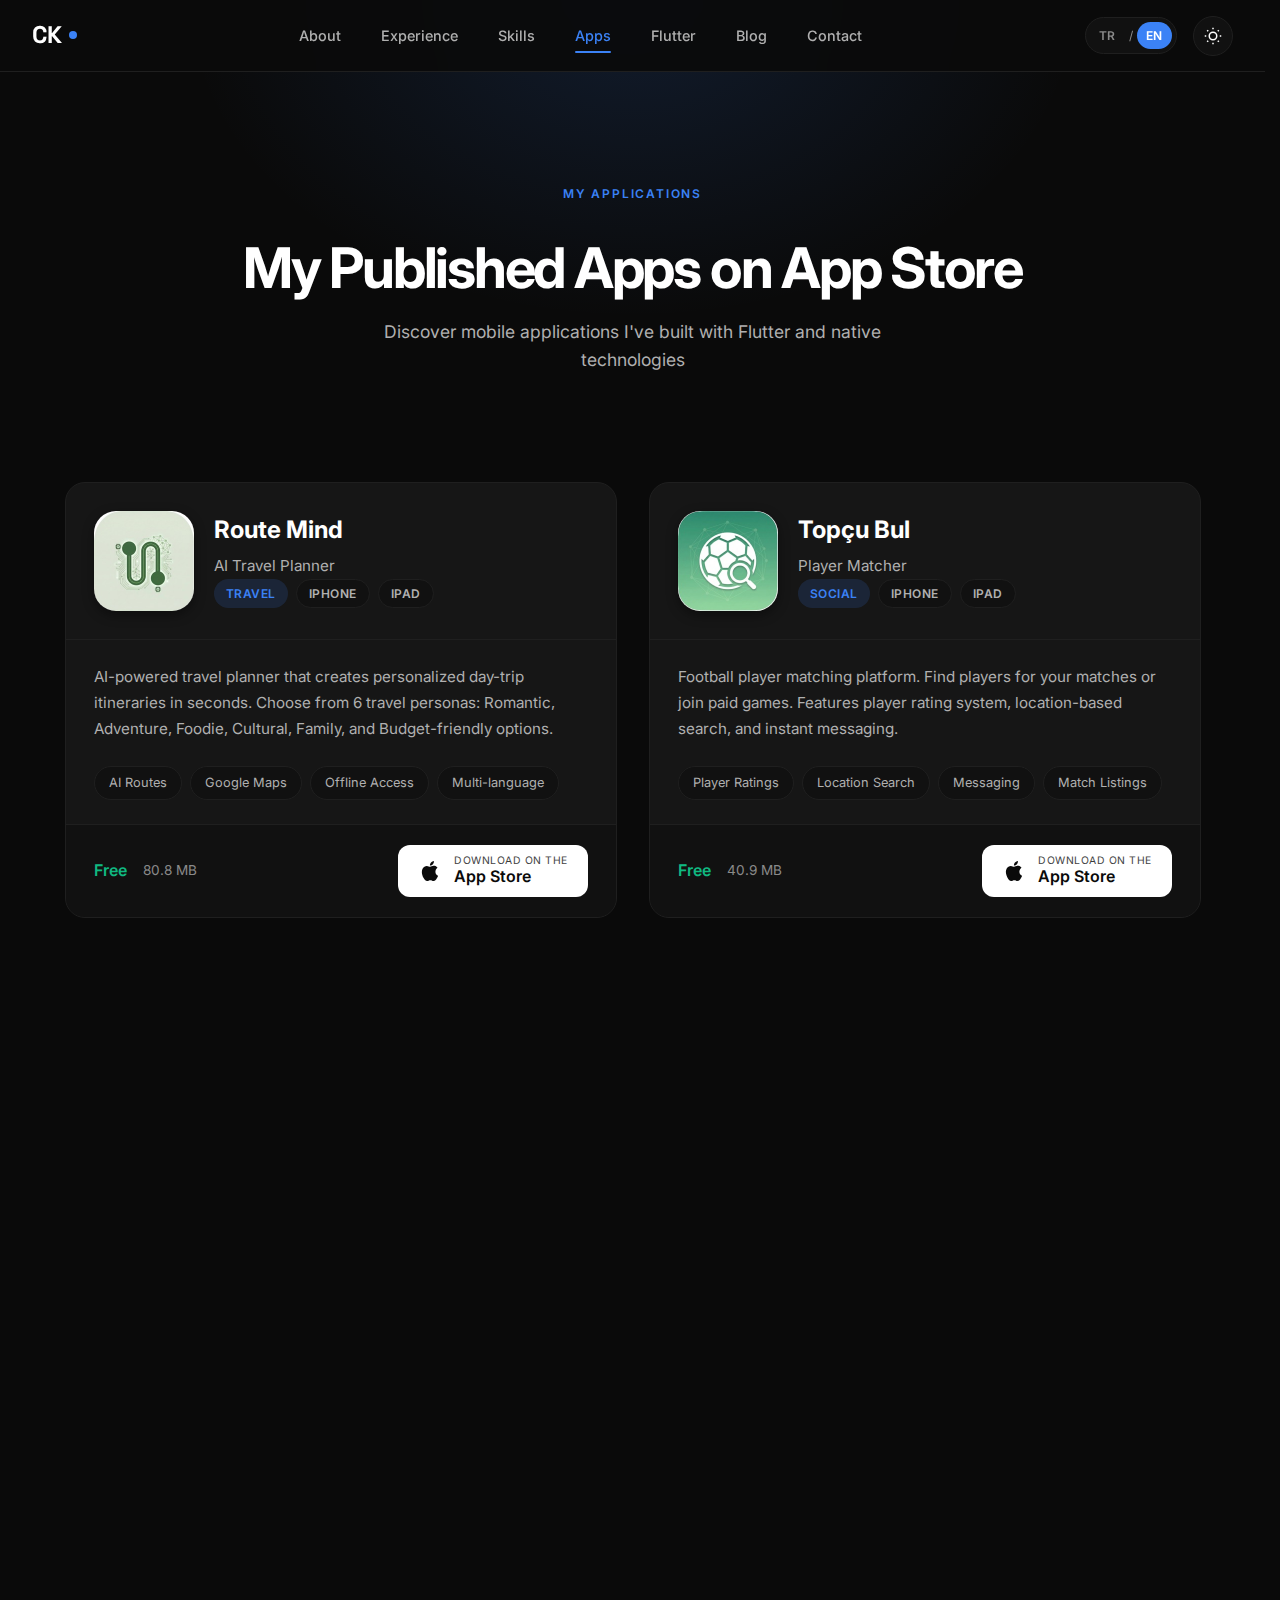
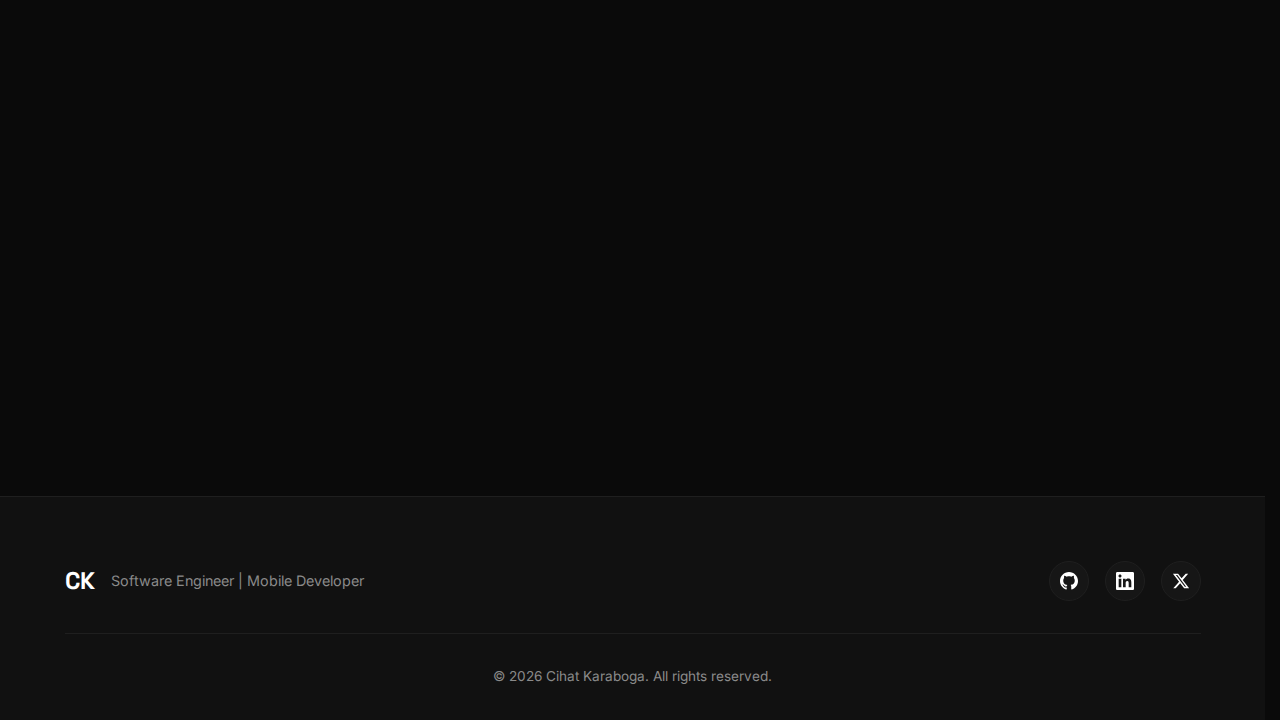
<file: apps.html>
<!DOCTYPE html>
<html lang="en" data-theme="dark">
<head>
    <meta charset="UTF-8">
    <meta name="viewport" content="width=device-width, initial-scale=1.0">
    <title>My Apps | Cihat Karaboga - iOS & Mobile Applications</title>

    <!-- Primary Meta Tags -->
    <meta name="title" content="My Apps | Cihat Karaboga - iOS & Mobile Applications">
    <meta name="description" content="Explore mobile applications developed by Cihat Karaboga. AI Travel Planner, QR Scanner, Racing Games and more. Available on App Store.">
    <meta name="keywords" content="Cihat Karaboga apps, cihat flutter apps, Flutter iOS applications, Route Mind AI travel, Topcu Bul futbol, MobileMatrix QR, Flutter apps App Store, mobil uygulama portfoy, cihat dev uygulamalar, turkey app developer portfolio, flutter developer portfolio">
    <meta name="author" content="Cihat Karaboga">
    <meta name="robots" content="index, follow">
    <meta name="color-scheme" content="dark light">
    <meta name="theme-color" content="#6366f1" media="(prefers-color-scheme: dark)">
    <meta name="theme-color" content="#4f46e5" media="(prefers-color-scheme: light)">

    <!-- Google Analytics 4 -->
    <script async src="https://www.googletagmanager.com/gtag/js?id=G-VZJHSSDYC3"></script>
    <script>
        window.dataLayer = window.dataLayer || [];
        function gtag(){dataLayer.push(arguments);}
        gtag('js', new Date());
        gtag('config', 'G-VZJHSSDYC3');
    </script>

    <!-- Canonical URL -->
    <link rel="canonical" href="https://cihat.app/apps.html">

    <!-- Hreflang for multilingual support -->
    <link rel="alternate" hreflang="en" href="https://cihat.app/apps.html">
    <link rel="alternate" hreflang="tr" href="https://cihat.app/apps.html">
    <link rel="alternate" hreflang="x-default" href="https://cihat.app/apps.html">

    <!-- Open Graph / Facebook -->
    <meta property="og:type" content="website">
    <meta property="og:url" content="https://cihat.app/apps.html">
    <meta property="og:title" content="My Apps | Cihat Karaboga - iOS & Mobile Applications">
    <meta property="og:description" content="Explore mobile applications developed by Cihat Karaboga. AI Travel Planner, QR Scanner, Racing Games and more.">
    <meta property="og:image" content="https://cihat.app/og-image.png">
    <meta property="og:site_name" content="Cihat Karaboga">

    <!-- Twitter Card -->
    <meta name="twitter:card" content="summary_large_image">
    <meta name="twitter:url" content="https://cihat.app/apps.html">
    <meta name="twitter:title" content="My Apps | Cihat Karaboga - iOS & Mobile Applications">
    <meta name="twitter:description" content="Explore mobile applications developed by Cihat Karaboga. AI Travel Planner, QR Scanner, Racing Games and more.">
    <meta name="twitter:image" content="https://cihat.app/og-image.png">
    <meta name="twitter:site" content="@cihatapp">

    <!-- JSON-LD Structured Data -->
    <script type="application/ld+json">
    {
        "@context": "https://schema.org",
        "@type": "BreadcrumbList",
        "itemListElement": [
            {
                "@type": "ListItem",
                "position": 1,
                "name": "Home",
                "item": "https://cihat.app/"
            },
            {
                "@type": "ListItem",
                "position": 2,
                "name": "Apps",
                "item": "https://cihat.app/apps.html"
            }
        ]
    }
    </script>

    <script type="application/ld+json">
    {
        "@context": "https://schema.org",
        "@type": "CollectionPage",
        "name": "Mobile Applications by Cihat Karaboga",
        "description": "Portfolio of iOS and Android mobile applications developed by Cihat Karaboga",
        "url": "https://cihat.app/apps.html",
        "author": {
            "@type": "Person",
            "name": "Cihat Karaboga",
            "url": "https://cihat.app"
        },
        "mainEntity": {
            "@type": "ItemList",
            "itemListElement": [
                {
                    "@type": "MobileApplication",
                    "position": 1,
                    "name": "Route Mind - AI Travel Planner",
                    "operatingSystem": "iOS",
                    "applicationCategory": "TravelApplication",
                    "url": "https://apps.apple.com/us/app/route-mind-ai-travel-planner/id6756852035"
                },
                {
                    "@type": "MobileApplication",
                    "position": 2,
                    "name": "Topçu Bul - Oyuncu Eşle",
                    "operatingSystem": "iOS",
                    "applicationCategory": "SocialNetworkingApplication",
                    "url": "https://apps.apple.com/us/app/topçu-bul-oyuncu-eşle/id6755850373"
                },
                {
                    "@type": "MobileApplication",
                    "position": 3,
                    "name": "Turbo Traffic Rush",
                    "operatingSystem": "iOS",
                    "applicationCategory": "GameApplication",
                    "url": "https://apps.apple.com/us/app/turbo-traffic-rush-race-fast/id6736578112"
                },
                {
                    "@type": "MobileApplication",
                    "position": 4,
                    "name": "MobileMatrix QR",
                    "operatingSystem": "iOS",
                    "applicationCategory": "UtilitiesApplication",
                    "url": "https://apps.apple.com/us/app/mobilematrix-qr-scan-design/id6449610304"
                }
            ]
        }
    }
    </script>

    <!-- Preconnect for performance -->
    <link rel="preconnect" href="https://fonts.googleapis.com">
    <link rel="preconnect" href="https://fonts.gstatic.com" crossorigin>
    
    <!-- Google Fonts -->
    <link href="https://fonts.googleapis.com/css2?family=Space+Grotesk:wght@300;400;500;600;700&family=Inter:wght@300;400;500;600&display=swap" rel="stylesheet">

    <!-- Favicon -->
    <link rel="icon" type="image/svg+xml" href="data:image/svg+xml,%3Csvg xmlns='http://www.w3.org/2000/svg' width='512' height='512' viewBox='0 0 512 512'%3E%3Crect width='512' height='512' rx='64' fill='%236366f1'/%3E%3Cpath d='M224 160 L128 256 L224 352' fill='none' stroke='%23ffffff' stroke-width='32' stroke-linecap='round' stroke-linejoin='round'/%3E%3Cpath d='M288 160 L384 256 L288 352' fill='none' stroke='%23ffffff' stroke-width='32' stroke-linecap='round' stroke-linejoin='round'/%3E%3Cline x1='256' y1='160' x2='256' y2='352' fill='none' stroke='%23ffffff' stroke-width='32' stroke-linecap='round'/%3E%3C/svg%3E">

    <!-- PWA Manifest -->
    <link rel="manifest" href="manifest.json">

    <!-- Stylesheet -->
    <link rel="stylesheet" href="style.css">

    <!-- Prevent flash of wrong theme -->
    <script>
        (function() {
            const savedTheme = localStorage.getItem('theme');
            const savedLang = localStorage.getItem('lang');
            if (savedTheme) {
                document.documentElement.dataset.theme = savedTheme;
            }
            if (savedLang) {
                document.documentElement.lang = savedLang;
            }
        })();
    </script>
</head>
<body class="apps-page">
    <!-- Floating Particles Background -->
    <div class="particles" id="particles"></div>

    <!-- Cursor Glow Effect -->
    <div class="cursor-glow" id="cursorGlow"></div>

    <!-- Navigation -->
    <nav class="nav" id="nav">
        <a href="index.html" class="nav-logo">
            <span class="logo-text">CK</span>
            <span class="logo-dot"></span>
        </a>
        <div class="nav-links" id="navLinks">
            <a href="index.html#about" class="nav-link">
                <span class="tr">Hakkımda</span>
                <span class="en">About</span>
            </a>
            <a href="index.html#experience" class="nav-link">
                <span class="tr">Deneyim</span>
                <span class="en">Experience</span>
            </a>
            <a href="index.html#skills" class="nav-link">
                <span class="tr">Yetenekler</span>
                <span class="en">Skills</span>
            </a>
            <a href="apps.html" class="nav-link active">
                <span class="tr">Uygulamalar</span>
                <span class="en">Apps</span>
            </a>
            <a href="flutter-developer.html" class="nav-link">
                <span class="tr">Flutter</span>
                <span class="en">Flutter</span>
            </a>
            <a href="blog.html" class="nav-link">
                <span class="tr">Blog</span>
                <span class="en">Blog</span>
            </a>
            <a href="index.html#contact" class="nav-link">
                <span class="tr">İletişim</span>
                <span class="en">Contact</span>
            </a>
        </div>
        <div class="nav-controls">
            <div class="lang-switch">
                <button class="lang-btn" data-lang="tr" onclick="setLang('tr')">TR</button>
                <span class="divider">/</span>
                <button class="lang-btn" data-lang="en" onclick="setLang('en')">EN</button>
            </div>
            <button class="theme-btn" onclick="toggleTheme()" aria-label="Toggle theme">
                <svg class="icon-sun" viewBox="0 0 24 24" fill="none" stroke="currentColor" stroke-width="2">
                    <circle cx="12" cy="12" r="5"/>
                    <path d="M12 1v2M12 21v2M4.22 4.22l1.42 1.42M18.36 18.36l1.42 1.42M1 12h2M21 12h2M4.22 19.78l1.42-1.42M18.36 5.64l1.42-1.42"/>
                </svg>
                <svg class="icon-moon" viewBox="0 0 24 24" fill="none" stroke="currentColor" stroke-width="2">
                    <path d="M21 12.79A9 9 0 1 1 11.21 3 7 7 0 0 0 21 12.79z"/>
                </svg>
            </button>
        </div>
        <!-- Mobile Menu Toggle -->
        <button class="nav-toggle" id="navToggle" aria-label="Toggle menu">
            <span></span>
            <span></span>
            <span></span>
        </button>
    </nav>

    <main id="main-content">
    <!-- Apps Hero Section -->
    <section class="apps-hero">
        <div class="container">
            <div class="apps-hero-content reveal">
                <span class="section-label">
                    <span class="tr">Uygulamalarım</span>
                    <span class="en">My Applications</span>
                </span>
                <h1 class="apps-hero-title">
                    <span class="tr">App Store'da Yayınlanan Uygulamalarım</span>
                    <span class="en">My Published Apps on App Store</span>
                </h1>
                <p class="apps-hero-subtitle">
                    <span class="tr">Flutter ve native teknolojilerle geliştirdiğim mobil uygulamaları keşfedin</span>
                    <span class="en">Discover mobile applications I've built with Flutter and native technologies</span>
                </p>
            </div>
        </div>
    </section>

    <!-- Apps Grid Section -->
    <section class="section apps-section">
        <div class="container">
            <div class="apps-grid">

                <!-- App 1: Route Mind -->
                <article class="app-card reveal">
                    <div class="app-header">
                        <div class="app-icon">
                            <img src="assets/apps/route-mind-lg.jpg" alt="Route Mind AI Travel Planner iOS App Icon - Flutter App by Cihat Karaboga" loading="lazy">
                        </div>
                        <div class="app-title-group">
                            <h2 class="app-name">Route Mind</h2>
                            <span class="app-tagline">AI Travel Planner</span>
                            <div class="app-badges">
                                <span class="app-badge category">Travel</span>
                                <span class="app-badge platform">iPhone</span>
                                <span class="app-badge platform">iPad</span>
                            </div>
                        </div>
                    </div>
                    <div class="app-description">
                        <p class="tr">Yapay zeka destekli seyahat planlayıcı. Saniyeler içinde kişiselleştirilmiş günlük rotalar oluşturur. 6 farklı seyahat kişiliği: Romantik, Macera, Gurme, Kültür, Aile ve Bütçe dostu seçenekler.</p>
                        <p class="en">AI-powered travel planner that creates personalized day-trip itineraries in seconds. Choose from 6 travel personas: Romantic, Adventure, Foodie, Cultural, Family, and Budget-friendly options.</p>
                    </div>
                    <div class="app-features">
                        <span class="feature-tag">AI Routes</span>
                        <span class="feature-tag">Google Maps</span>
                        <span class="feature-tag">Offline Access</span>
                        <span class="feature-tag">Multi-language</span>
                    </div>
                    <div class="app-footer">
                        <div class="app-meta">
                            <span class="app-price">
                                <span class="tr">Ücretsiz</span>
                                <span class="en">Free</span>
                            </span>
                            <span class="app-size">80.8 MB</span>
                        </div>
                        <a href="https://apps.apple.com/us/app/route-mind-ai-travel-planner/id6756852035" target="_blank" rel="noopener" class="app-store-btn">
                            <svg class="apple-icon" viewBox="0 0 24 24" fill="currentColor"><path d="M18.71 19.5c-.83 1.24-1.71 2.45-3.05 2.47-1.34.03-1.77-.79-3.29-.79-1.53 0-2 .77-3.27.82-1.31.05-2.3-1.32-3.14-2.53C4.25 17 2.94 12.45 4.7 9.39c.87-1.52 2.43-2.48 4.12-2.51 1.28-.02 2.5.87 3.29.87.78 0 2.26-1.07 3.81-.91.65.03 2.47.26 3.64 1.98-.09.06-2.17 1.28-2.15 3.81.03 3.02 2.65 4.03 2.68 4.04-.03.07-.42 1.44-1.38 2.83M13 3.5c.73-.83 1.94-1.46 2.94-1.5.13 1.17-.34 2.35-1.04 3.19-.69.85-1.83 1.51-2.95 1.42-.15-1.15.41-2.35 1.05-3.11z"/></svg>
                            <span class="btn-text">
                                <span class="btn-label">
                                    <span class="tr">İndir</span>
                                    <span class="en">Download on the</span>
                                </span>
                                <span class="btn-store">App Store</span>
                            </span>
                        </a>
                    </div>
                </article>

                <!-- App 2: Topçu Bul -->
                <article class="app-card reveal">
                    <div class="app-header">
                        <div class="app-icon">
                            <img src="assets/apps/topcu-bul-lg.jpg" alt="Topçu Bul Football Player Matcher App Icon - Flutter Social App by Cihat Karaboga" loading="lazy">
                        </div>
                        <div class="app-title-group">
                            <h2 class="app-name">Topçu Bul</h2>
                            <span class="app-tagline">
                                <span class="tr">Oyuncu Eşle</span>
                                <span class="en">Player Matcher</span>
                            </span>
                            <div class="app-badges">
                                <span class="app-badge category">Social</span>
                                <span class="app-badge platform">iPhone</span>
                                <span class="app-badge platform">iPad</span>
                            </div>
                        </div>
                    </div>
                    <div class="app-description">
                        <p class="tr">Futbol severleri bir araya getiren platform. Maçına oyuncu bul veya ücretli maçlara katıl. Oyuncu rating sistemi, konum bazlı arama ve anlık mesajlaşma özellikleri.</p>
                        <p class="en">Football player matching platform. Find players for your matches or join paid games. Features player rating system, location-based search, and instant messaging.</p>
                    </div>
                    <div class="app-features">
                        <span class="feature-tag">Player Ratings</span>
                        <span class="feature-tag">Location Search</span>
                        <span class="feature-tag">Messaging</span>
                        <span class="feature-tag">Match Listings</span>
                    </div>
                    <div class="app-footer">
                        <div class="app-meta">
                            <span class="app-price">
                                <span class="tr">Ücretsiz</span>
                                <span class="en">Free</span>
                            </span>
                            <span class="app-size">40.9 MB</span>
                        </div>
                        <a href="https://apps.apple.com/us/app/topçu-bul-oyuncu-eşle/id6755850373" target="_blank" rel="noopener" class="app-store-btn">
                            <svg class="apple-icon" viewBox="0 0 24 24" fill="currentColor"><path d="M18.71 19.5c-.83 1.24-1.71 2.45-3.05 2.47-1.34.03-1.77-.79-3.29-.79-1.53 0-2 .77-3.27.82-1.31.05-2.3-1.32-3.14-2.53C4.25 17 2.94 12.45 4.7 9.39c.87-1.52 2.43-2.48 4.12-2.51 1.28-.02 2.5.87 3.29.87.78 0 2.26-1.07 3.81-.91.65.03 2.47.26 3.64 1.98-.09.06-2.17 1.28-2.15 3.81.03 3.02 2.65 4.03 2.68 4.04-.03.07-.42 1.44-1.38 2.83M13 3.5c.73-.83 1.94-1.46 2.94-1.5.13 1.17-.34 2.35-1.04 3.19-.69.85-1.83 1.51-2.95 1.42-.15-1.15.41-2.35 1.05-3.11z"/></svg>
                            <span class="btn-text">
                                <span class="btn-label">
                                    <span class="tr">İndir</span>
                                    <span class="en">Download on the</span>
                                </span>
                                <span class="btn-store">App Store</span>
                            </span>
                        </a>
                    </div>
                </article>

                <!-- App 3: Turbo Traffic Rush -->
                <article class="app-card reveal">
                    <div class="app-header">
                        <div class="app-icon">
                            <img src="assets/apps/turbo-traffic-lg.jpg" alt="Turbo Traffic Rush Racing Game App Icon - Flutter Game by Cihat Karaboga" loading="lazy">
                        </div>
                        <div class="app-title-group">
                            <h2 class="app-name">Turbo Traffic Rush</h2>
                            <span class="app-tagline">Race Fast</span>
                            <div class="app-badges">
                                <span class="app-badge category">Racing</span>
                                <span class="app-badge platform">iPhone</span>
                            </div>
                        </div>
                    </div>
                    <div class="app-description">
                        <p class="tr">Yoğun trafikte yüksek hızlı yarış oyunu. Araçları atlatarak rekor kır! Birden fazla araç seçeneği, global liderlik tablosu ve offline oyun desteği.</p>
                        <p class="en">High-speed traffic racing game. Dodge vehicles and beat your high scores! Multiple vehicle options, global leaderboards, and offline gameplay support.</p>
                    </div>
                    <div class="app-features">
                        <span class="feature-tag">Multiple Cars</span>
                        <span class="feature-tag">Leaderboards</span>
                        <span class="feature-tag">Offline Mode</span>
                        <span class="feature-tag">Achievements</span>
                    </div>
                    <div class="app-footer">
                        <div class="app-meta">
                            <span class="app-price">
                                <span class="tr">Ücretsiz</span>
                                <span class="en">Free</span>
                            </span>
                            <span class="app-size">19.2 MB</span>
                        </div>
                        <a href="https://apps.apple.com/us/app/turbo-traffic-rush-race-fast/id6736578112" target="_blank" rel="noopener" class="app-store-btn">
                            <svg class="apple-icon" viewBox="0 0 24 24" fill="currentColor"><path d="M18.71 19.5c-.83 1.24-1.71 2.45-3.05 2.47-1.34.03-1.77-.79-3.29-.79-1.53 0-2 .77-3.27.82-1.31.05-2.3-1.32-3.14-2.53C4.25 17 2.94 12.45 4.7 9.39c.87-1.52 2.43-2.48 4.12-2.51 1.28-.02 2.5.87 3.29.87.78 0 2.26-1.07 3.81-.91.65.03 2.47.26 3.64 1.98-.09.06-2.17 1.28-2.15 3.81.03 3.02 2.65 4.03 2.68 4.04-.03.07-.42 1.44-1.38 2.83M13 3.5c.73-.83 1.94-1.46 2.94-1.5.13 1.17-.34 2.35-1.04 3.19-.69.85-1.83 1.51-2.95 1.42-.15-1.15.41-2.35 1.05-3.11z"/></svg>
                            <span class="btn-text">
                                <span class="btn-label">
                                    <span class="tr">İndir</span>
                                    <span class="en">Download on the</span>
                                </span>
                                <span class="btn-store">App Store</span>
                            </span>
                        </a>
                    </div>
                </article>

                <!-- App 4: MobileMatrix QR -->
                <article class="app-card reveal">
                    <div class="app-header">
                        <div class="app-icon">
                            <img src="assets/apps/mobilematrix-lg.jpg" alt="MobileMatrix QR Scanner and Generator App Icon - Flutter Utility App by Cihat Karaboga" loading="lazy">
                        </div>
                        <div class="app-title-group">
                            <h2 class="app-name">MobileMatrix QR</h2>
                            <span class="app-tagline">Scan & Design</span>
                            <div class="app-badges">
                                <span class="app-badge category">Utilities</span>
                                <span class="app-badge platform">iPhone</span>
                            </div>
                        </div>
                    </div>
                    <div class="app-description">
                        <p class="tr">QR kod tarama ve oluşturma uygulaması. Özelleştirilebilir tasarımlarla benzersiz QR kodları oluşturun. Analitik, paylaşım ve offline erişim özellikleri.</p>
                        <p class="en">QR code scanner and generator with customizable designs. Create unique QR codes with custom styles. Features analytics, sharing, and offline access.</p>
                    </div>
                    <div class="app-features">
                        <span class="feature-tag">QR Scanner</span>
                        <span class="feature-tag">Custom Design</span>
                        <span class="feature-tag">Analytics</span>
                        <span class="feature-tag">Share</span>
                    </div>
                    <div class="app-screenshots">
                        <div class="screenshots-scroll">
                            <img src="assets/apps/mm-screenshot-1.png" alt="MobileMatrix QR Scanner home screen - Flutter app interface" loading="lazy">
                            <img src="assets/apps/mm-screenshot-2.png" alt="MobileMatrix QR code generator with custom design options" loading="lazy">
                            <img src="assets/apps/mm-screenshot-3.png" alt="MobileMatrix QR history and analytics view" loading="lazy">
                        </div>
                    </div>
                    <div class="app-footer">
                        <div class="app-meta">
                            <span class="app-price">
                                <span class="tr">Ücretsiz</span>
                                <span class="en">Free</span>
                            </span>
                            <span class="app-size">36.3 MB</span>
                        </div>
                        <a href="https://apps.apple.com/us/app/mobilematrix-qr-scan-design/id6449610304" target="_blank" rel="noopener" class="app-store-btn">
                            <svg class="apple-icon" viewBox="0 0 24 24" fill="currentColor"><path d="M18.71 19.5c-.83 1.24-1.71 2.45-3.05 2.47-1.34.03-1.77-.79-3.29-.79-1.53 0-2 .77-3.27.82-1.31.05-2.3-1.32-3.14-2.53C4.25 17 2.94 12.45 4.7 9.39c.87-1.52 2.43-2.48 4.12-2.51 1.28-.02 2.5.87 3.29.87.78 0 2.26-1.07 3.81-.91.65.03 2.47.26 3.64 1.98-.09.06-2.17 1.28-2.15 3.81.03 3.02 2.65 4.03 2.68 4.04-.03.07-.42 1.44-1.38 2.83M13 3.5c.73-.83 1.94-1.46 2.94-1.5.13 1.17-.34 2.35-1.04 3.19-.69.85-1.83 1.51-2.95 1.42-.15-1.15.41-2.35 1.05-3.11z"/></svg>
                            <span class="btn-text">
                                <span class="btn-label">
                                    <span class="tr">İndir</span>
                                    <span class="en">Download on the</span>
                                </span>
                                <span class="btn-store">App Store</span>
                            </span>
                        </a>
                    </div>
                </article>

            </div>
        </div>
    </section>

    <!-- Developer Profile Link -->
    <section class="section apps-cta">
        <div class="container">
            <div class="apps-cta-content reveal">
                <h2 class="apps-cta-title">
                    <span class="tr">Tüm Uygulamalarımı Görün</span>
                    <span class="en">See All My Apps</span>
                </h2>
                <p class="apps-cta-text">
                    <span class="tr">App Store'daki geliştirici sayfamı ziyaret edin</span>
                    <span class="en">Visit my developer page on the App Store</span>
                </p>
                <a href="https://apps.apple.com/us/developer/cihat-karaboga/id1689855782" target="_blank" rel="noopener" class="btn btn-primary">
                    <span class="btn-text">
                        <span class="tr">App Store'da Görüntüle</span>
                        <span class="en">View on App Store</span>
                    </span>
                    <span class="btn-icon">
                        <svg viewBox="0 0 24 24" fill="none" stroke="currentColor" stroke-width="2"><path d="M5 12h14M12 5l7 7-7 7"/></svg>
                    </span>
                </a>
            </div>
        </div>
    </section>
    </main>

    <!-- Footer -->
    <footer class="footer">
        <div class="container">
            <div class="footer-content">
                <div class="footer-brand">
                    <span class="footer-logo">CK</span>
                    <p class="footer-tagline">
                        <span class="tr">Yazılım Mühendisi | Mobil Geliştirici</span>
                        <span class="en">Software Engineer | Mobile Developer</span>
                    </p>
                </div>
                <div class="footer-links">
                    <a href="https://github.com/cihatapp" target="_blank" rel="noopener" aria-label="GitHub">
                        <svg viewBox="0 0 24 24" fill="currentColor"><path d="M12 0c-6.626 0-12 5.373-12 12 0 5.302 3.438 9.8 8.207 11.387.599.111.793-.261.793-.577v-2.234c-3.338.726-4.033-1.416-4.033-1.416-.546-1.387-1.333-1.756-1.333-1.756-1.089-.745.083-.729.083-.729 1.205.084 1.839 1.237 1.839 1.237 1.07 1.834 2.807 1.304 3.492.997.107-.775.418-1.305.762-1.604-2.665-.305-5.467-1.334-5.467-5.931 0-1.311.469-2.381 1.236-3.221-.124-.303-.535-1.524.117-3.176 0 0 1.008-.322 3.301 1.23.957-.266 1.983-.399 3.003-.404 1.02.005 2.047.138 3.006.404 2.291-1.552 3.297-1.23 3.297-1.23.653 1.653.242 2.874.118 3.176.77.84 1.235 1.911 1.235 3.221 0 4.609-2.807 5.624-5.479 5.921.43.372.823 1.102.823 2.222v3.293c0 .319.192.694.801.576 4.765-1.589 8.199-6.086 8.199-11.386 0-6.627-5.373-12-12-12z"/></svg>
                    </a>
                    <a href="https://www.linkedin.com/in/cihatapp/" target="_blank" rel="noopener" aria-label="LinkedIn">
                        <svg viewBox="0 0 24 24" fill="currentColor"><path d="M20.447 20.452h-3.554v-5.569c0-1.328-.027-3.037-1.852-3.037-1.853 0-2.136 1.445-2.136 2.939v5.667H9.351V9h3.414v1.561h.046c.477-.9 1.637-1.85 3.37-1.85 3.601 0 4.267 2.37 4.267 5.455v6.286zM5.337 7.433c-1.144 0-2.063-.926-2.063-2.065 0-1.138.92-2.063 2.063-2.063 1.14 0 2.064.925 2.064 2.063 0 1.139-.925 2.065-2.064 2.065zm1.782 13.019H3.555V9h3.564v11.452zM22.225 0H1.771C.792 0 0 .774 0 1.729v20.542C0 23.227.792 24 1.771 24h20.451C23.2 24 24 23.227 24 22.271V1.729C24 .774 23.2 0 22.222 0h.003z"/></svg>
                    </a>
                    <a href="https://x.com/cihatapp" target="_blank" rel="noopener" aria-label="X (Twitter)">
                        <svg viewBox="0 0 24 24" fill="currentColor"><path d="M18.244 2.25h3.308l-7.227 8.26 8.502 11.24H16.17l-5.214-6.817L4.99 21.75H1.68l7.73-8.835L1.254 2.25H8.08l4.713 6.231zm-1.161 17.52h1.833L7.084 4.126H5.117z"/></svg>
                    </a>
                </div>
            </div>
            <div class="footer-bottom">
                <p>
                    <span class="tr">&copy; 2026 Cihat Karaboga. Tüm hakları saklıdır.</span>
                    <span class="en">&copy; 2026 Cihat Karaboga. All rights reserved.</span>
                </p>
            </div>
        </div>
    </footer>

    <script src="main.js"></script>
</body>
</html>
</file>
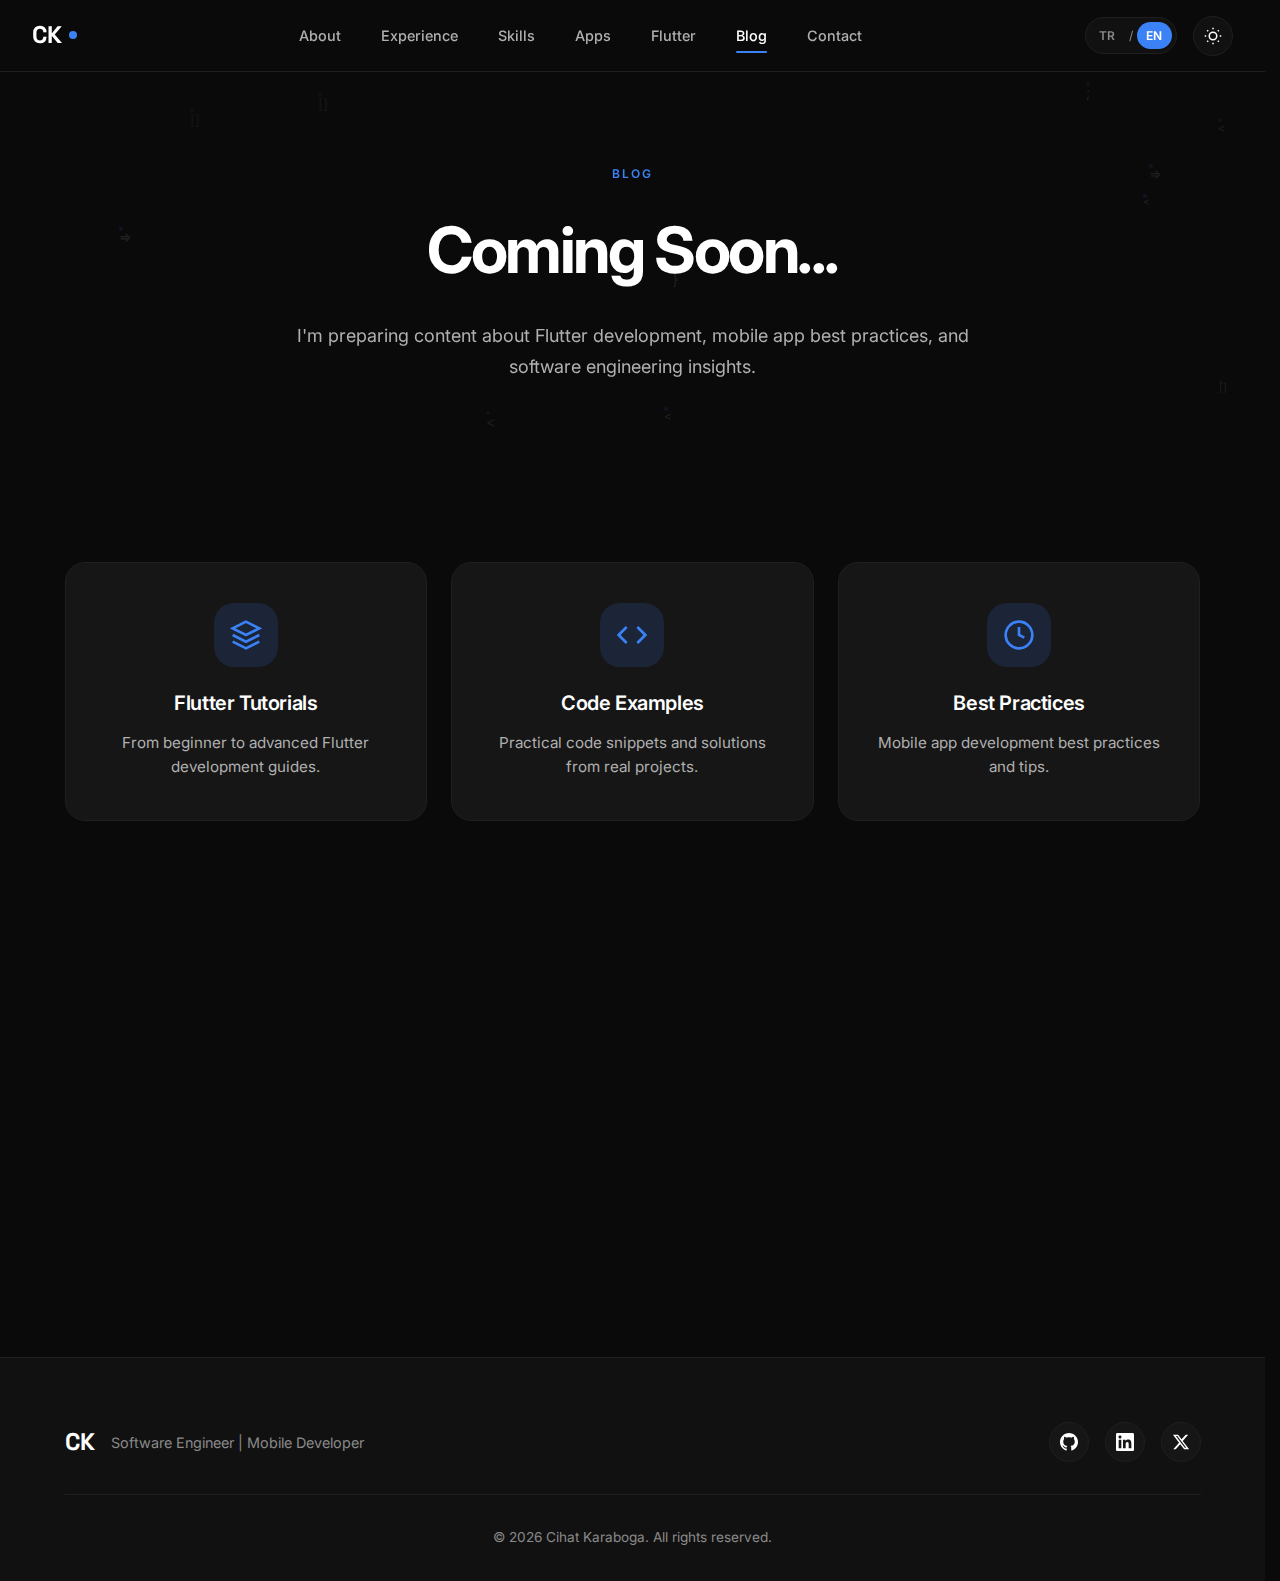
<file: blog.html>
<!DOCTYPE html>
<html lang="en" data-theme="dark">
<head>
    <meta charset="UTF-8">
    <meta name="viewport" content="width=device-width, initial-scale=1.0">
    <title>Blog | Cihat Karaboga - Flutter & Mobile Development Insights</title>

    <!-- Primary Meta Tags -->
    <meta name="title" content="Blog | Cihat Karaboga - Flutter & Mobile Development Insights">
    <meta name="description" content="Flutter development tutorials, mobile app best practices, and software engineering insights from Cihat Karaboga. Learn iOS and Android development tips.">
    <meta name="keywords" content="Flutter blog, Flutter tutorials, mobile development blog, cihat karaboga blog, Flutter tips, Dart programming, iOS development tips, Android development blog, mobile app development tutorials">
    <meta name="author" content="Cihat Karaboga">
    <meta name="robots" content="index, follow">
    <meta name="color-scheme" content="dark light">
    <meta name="theme-color" content="#6366f1" media="(prefers-color-scheme: dark)">
    <meta name="theme-color" content="#4f46e5" media="(prefers-color-scheme: light)">

    <!-- Google Analytics 4 -->
    <script async src="https://www.googletagmanager.com/gtag/js?id=G-VZJHSSDYC3"></script>
    <script>
        window.dataLayer = window.dataLayer || [];
        function gtag(){dataLayer.push(arguments);}
        gtag('js', new Date());
        gtag('config', 'G-VZJHSSDYC3');
    </script>

    <!-- Canonical URL -->
    <link rel="canonical" href="https://cihat.app/blog.html">

    <!-- Hreflang -->
    <link rel="alternate" hreflang="en" href="https://cihat.app/blog.html">
    <link rel="alternate" hreflang="tr" href="https://cihat.app/blog.html">
    <link rel="alternate" hreflang="x-default" href="https://cihat.app/blog.html">

    <!-- Open Graph -->
    <meta property="og:type" content="website">
    <meta property="og:url" content="https://cihat.app/blog.html">
    <meta property="og:title" content="Blog | Cihat Karaboga - Flutter & Mobile Development">
    <meta property="og:description" content="Flutter tutorials, mobile development insights, and software engineering best practices.">
    <meta property="og:image" content="https://cihat.app/og-image.png">
    <meta property="og:site_name" content="Cihat Karaboga">

    <!-- Twitter Card -->
    <meta name="twitter:card" content="summary_large_image">
    <meta name="twitter:url" content="https://cihat.app/blog.html">
    <meta name="twitter:title" content="Blog | Cihat Karaboga - Flutter & Mobile Development">
    <meta name="twitter:description" content="Flutter tutorials, mobile development insights, and software engineering best practices.">
    <meta name="twitter:image" content="https://cihat.app/og-image.png">
    <meta name="twitter:site" content="@cihatapp">

    <!-- JSON-LD Structured Data -->
    <script type="application/ld+json">
    {
        "@context": "https://schema.org",
        "@type": "BreadcrumbList",
        "itemListElement": [
            {"@type": "ListItem", "position": 1, "name": "Home", "item": "https://cihat.app/"},
            {"@type": "ListItem", "position": 2, "name": "Blog", "item": "https://cihat.app/blog.html"}
        ]
    }
    </script>

    <script type="application/ld+json">
    {
        "@context": "https://schema.org",
        "@type": "Blog",
        "name": "Cihat Karaboga Blog",
        "description": "Flutter development tutorials, mobile app best practices, and software engineering insights",
        "url": "https://cihat.app/blog.html",
        "author": {
            "@type": "Person",
            "name": "Cihat Karaboga",
            "url": "https://cihat.app"
        },
        "publisher": {
            "@type": "Person",
            "name": "Cihat Karaboga"
        },
        "inLanguage": ["en", "tr"]
    }
    </script>

    <!-- Preconnect -->
    <link rel="preconnect" href="https://fonts.googleapis.com">
    <link rel="preconnect" href="https://fonts.gstatic.com" crossorigin>

    <!-- Google Fonts -->
    <link href="https://fonts.googleapis.com/css2?family=Space+Grotesk:wght@300;400;500;600;700&family=Inter:wght@300;400;500;600&display=swap" rel="stylesheet">

    <!-- Favicon -->
    <link rel="icon" type="image/svg+xml" href="data:image/svg+xml,%3Csvg xmlns='http://www.w3.org/2000/svg' width='512' height='512' viewBox='0 0 512 512'%3E%3Crect width='512' height='512' rx='64' fill='%236366f1'/%3E%3Cpath d='M224 160 L128 256 L224 352' fill='none' stroke='%23ffffff' stroke-width='32' stroke-linecap='round' stroke-linejoin='round'/%3E%3Cpath d='M288 160 L384 256 L288 352' fill='none' stroke='%23ffffff' stroke-width='32' stroke-linecap='round' stroke-linejoin='round'/%3E%3Cline x1='256' y1='160' x2='256' y2='352' fill='none' stroke='%23ffffff' stroke-width='32' stroke-linecap='round'/%3E%3C/svg%3E">

    <!-- PWA Manifest -->
    <link rel="manifest" href="manifest.json">

    <!-- Stylesheet -->
    <link rel="stylesheet" href="style.css">

    <!-- Theme Script -->
    <script>
        (function() {
            const savedTheme = localStorage.getItem('theme');
            const savedLang = localStorage.getItem('lang');
            if (savedTheme) document.documentElement.dataset.theme = savedTheme;
            if (savedLang) document.documentElement.lang = savedLang;
        })();
    </script>
</head>
<body class="blog-page">
    <!-- Particles Background -->
    <div class="particles" id="particles"></div>
    <div class="cursor-glow" id="cursorGlow"></div>

    <!-- Navigation -->
    <nav class="nav" id="nav">
        <a href="index.html" class="nav-logo">
            <span class="logo-text">CK</span>
            <span class="logo-dot"></span>
        </a>
        <div class="nav-links" id="navLinks">
            <a href="index.html#about" class="nav-link">
                <span class="tr">Hakkimda</span>
                <span class="en">About</span>
            </a>
            <a href="index.html#experience" class="nav-link">
                <span class="tr">Deneyim</span>
                <span class="en">Experience</span>
            </a>
            <a href="index.html#skills" class="nav-link">
                <span class="tr">Yetenekler</span>
                <span class="en">Skills</span>
            </a>
            <a href="apps.html" class="nav-link">
                <span class="tr">Uygulamalar</span>
                <span class="en">Apps</span>
            </a>
            <a href="flutter-developer.html" class="nav-link">
                <span class="tr">Flutter</span>
                <span class="en">Flutter</span>
            </a>
            <a href="blog.html" class="nav-link active">
                <span class="tr">Blog</span>
                <span class="en">Blog</span>
            </a>
            <a href="index.html#contact" class="nav-link">
                <span class="tr">Iletisim</span>
                <span class="en">Contact</span>
            </a>
        </div>
        <div class="nav-controls">
            <div class="lang-switch">
                <button class="lang-btn" data-lang="tr" onclick="setLang('tr')">TR</button>
                <span class="divider">/</span>
                <button class="lang-btn" data-lang="en" onclick="setLang('en')">EN</button>
            </div>
            <button class="theme-btn" onclick="toggleTheme()" aria-label="Toggle theme">
                <svg class="icon-sun" viewBox="0 0 24 24" fill="none" stroke="currentColor" stroke-width="2">
                    <circle cx="12" cy="12" r="5"/>
                    <path d="M12 1v2M12 21v2M4.22 4.22l1.42 1.42M18.36 18.36l1.42 1.42M1 12h2M21 12h2M4.22 19.78l1.42-1.42M18.36 5.64l1.42-1.42"/>
                </svg>
                <svg class="icon-moon" viewBox="0 0 24 24" fill="none" stroke="currentColor" stroke-width="2">
                    <path d="M21 12.79A9 9 0 1 1 11.21 3 7 7 0 0 0 21 12.79z"/>
                </svg>
            </button>
        </div>
        <button class="nav-toggle" id="navToggle" aria-label="Toggle menu">
            <span></span>
            <span></span>
            <span></span>
        </button>
    </nav>

    <main id="main-content">
    <!-- Blog Hero Section -->
    <section class="blog-hero">
        <div class="container">
            <div class="blog-hero-content reveal">
                <span class="section-label">Blog</span>
                <h1 class="blog-hero-title">
                    <span class="tr">Yakin Zamanda...</span>
                    <span class="en">Coming Soon...</span>
                </h1>
                <p class="blog-hero-subtitle">
                    <span class="tr">Flutter gelistirme, mobil uygulama best practices ve yazilim muhendisligi hakkinda icerikler icin hazirliklara devam ediyorum.</span>
                    <span class="en">I'm preparing content about Flutter development, mobile app best practices, and software engineering insights.</span>
                </p>
            </div>
        </div>
    </section>

    <!-- Coming Soon Content -->
    <section class="section blog-coming-soon">
        <div class="container">
            <div class="coming-soon-grid">
                <div class="coming-soon-card reveal">
                    <div class="coming-soon-icon">
                        <svg viewBox="0 0 24 24" fill="none" stroke="currentColor" stroke-width="2"><polygon points="12 2 2 7 12 12 22 7 12 2"/><polyline points="2 17 12 22 22 17"/><polyline points="2 12 12 17 22 12"/></svg>
                    </div>
                    <h3>
                        <span class="tr">Flutter Dersleri</span>
                        <span class="en">Flutter Tutorials</span>
                    </h3>
                    <p>
                        <span class="tr">Baslangictan ileri seviyeye Flutter gelistirme rehberleri.</span>
                        <span class="en">From beginner to advanced Flutter development guides.</span>
                    </p>
                </div>
                <div class="coming-soon-card reveal">
                    <div class="coming-soon-icon">
                        <svg viewBox="0 0 24 24" fill="none" stroke="currentColor" stroke-width="2"><path d="M16 18l6-6-6-6"/><path d="M8 6l-6 6 6 6"/></svg>
                    </div>
                    <h3>
                        <span class="tr">Kod Ornekleri</span>
                        <span class="en">Code Examples</span>
                    </h3>
                    <p>
                        <span class="tr">Gercek projelerden pratik kod parcalari ve cozumler.</span>
                        <span class="en">Practical code snippets and solutions from real projects.</span>
                    </p>
                </div>
                <div class="coming-soon-card reveal">
                    <div class="coming-soon-icon">
                        <svg viewBox="0 0 24 24" fill="none" stroke="currentColor" stroke-width="2"><circle cx="12" cy="12" r="10"/><path d="M12 6v6l4 2"/></svg>
                    </div>
                    <h3>
                        <span class="tr">Best Practices</span>
                        <span class="en">Best Practices</span>
                    </h3>
                    <p>
                        <span class="tr">Mobil uygulama gelistirmede en iyi uygulamalar ve ipuclari.</span>
                        <span class="en">Mobile app development best practices and tips.</span>
                    </p>
                </div>
            </div>

            <!-- Newsletter Signup -->
            <div class="newsletter-section reveal">
                <h2>
                    <span class="tr">Haberdar Olun</span>
                    <span class="en">Stay Updated</span>
                </h2>
                <p>
                    <span class="tr">Blog basladiginda ilk siz ogrenmek ister misiniz? Beni takip edin:</span>
                    <span class="en">Want to be notified when the blog launches? Follow me:</span>
                </p>
                <div class="social-follow">
                    <a href="https://x.com/cihatapp" target="_blank" rel="noopener" class="btn btn-outline">
                        <svg viewBox="0 0 24 24" fill="currentColor" width="20" height="20"><path d="M18.244 2.25h3.308l-7.227 8.26 8.502 11.24H16.17l-5.214-6.817L4.99 21.75H1.68l7.73-8.835L1.254 2.25H8.08l4.713 6.231zm-1.161 17.52h1.833L7.084 4.126H5.117z"/></svg>
                        <span>@cihatapp</span>
                    </a>
                    <a href="https://github.com/cihatapp" target="_blank" rel="noopener" class="btn btn-outline">
                        <svg viewBox="0 0 24 24" fill="currentColor" width="20" height="20"><path d="M12 0c-6.626 0-12 5.373-12 12 0 5.302 3.438 9.8 8.207 11.387.599.111.793-.261.793-.577v-2.234c-3.338.726-4.033-1.416-4.033-1.416-.546-1.387-1.333-1.756-1.333-1.756-1.089-.745.083-.729.083-.729 1.205.084 1.839 1.237 1.839 1.237 1.07 1.834 2.807 1.304 3.492.997.107-.775.418-1.305.762-1.604-2.665-.305-5.467-1.334-5.467-5.931 0-1.311.469-2.381 1.236-3.221-.124-.303-.535-1.524.117-3.176 0 0 1.008-.322 3.301 1.23.957-.266 1.983-.399 3.003-.404 1.02.005 2.047.138 3.006.404 2.291-1.552 3.297-1.23 3.297-1.23.653 1.653.242 2.874.118 3.176.77.84 1.235 1.911 1.235 3.221 0 4.609-2.807 5.624-5.479 5.921.43.372.823 1.102.823 2.222v3.293c0 .319.192.694.801.576 4.765-1.589 8.199-6.086 8.199-11.386 0-6.627-5.373-12-12-12z"/></svg>
                        <span>GitHub</span>
                    </a>
                    <a href="https://www.linkedin.com/in/cihatapp/" target="_blank" rel="noopener" class="btn btn-outline">
                        <svg viewBox="0 0 24 24" fill="currentColor" width="20" height="20"><path d="M20.447 20.452h-3.554v-5.569c0-1.328-.027-3.037-1.852-3.037-1.853 0-2.136 1.445-2.136 2.939v5.667H9.351V9h3.414v1.561h.046c.477-.9 1.637-1.85 3.37-1.85 3.601 0 4.267 2.37 4.267 5.455v6.286zM5.337 7.433c-1.144 0-2.063-.926-2.063-2.065 0-1.138.92-2.063 2.063-2.063 1.14 0 2.064.925 2.064 2.063 0 1.139-.925 2.065-2.064 2.065zm1.782 13.019H3.555V9h3.564v11.452zM22.225 0H1.771C.792 0 0 .774 0 1.729v20.542C0 23.227.792 24 1.771 24h20.451C23.2 24 24 23.227 24 22.271V1.729C24 .774 23.2 0 22.222 0h.003z"/></svg>
                        <span>LinkedIn</span>
                    </a>
                </div>
            </div>

            <!-- Back to Home -->
            <div class="back-home reveal">
                <a href="index.html" class="btn btn-primary">
                    <span class="btn-text">
                        <span class="tr">Ana Sayfaya Don</span>
                        <span class="en">Back to Home</span>
                    </span>
                    <span class="btn-icon">
                        <svg viewBox="0 0 24 24" fill="none" stroke="currentColor" stroke-width="2"><path d="M19 12H5M12 19l-7-7 7-7"/></svg>
                    </span>
                </a>
            </div>
        </div>
    </section>
    </main>

    <!-- Footer -->
    <footer class="footer">
        <div class="container">
            <div class="footer-content">
                <div class="footer-brand">
                    <span class="footer-logo">CK</span>
                    <p class="footer-tagline">
                        <span class="tr">Yazilim Muhendisi | Mobil Gelistirici</span>
                        <span class="en">Software Engineer | Mobile Developer</span>
                    </p>
                </div>
                <div class="footer-links">
                    <a href="https://github.com/cihatapp" target="_blank" rel="noopener" aria-label="GitHub">
                        <svg viewBox="0 0 24 24" fill="currentColor"><path d="M12 0c-6.626 0-12 5.373-12 12 0 5.302 3.438 9.8 8.207 11.387.599.111.793-.261.793-.577v-2.234c-3.338.726-4.033-1.416-4.033-1.416-.546-1.387-1.333-1.756-1.333-1.756-1.089-.745.083-.729.083-.729 1.205.084 1.839 1.237 1.839 1.237 1.07 1.834 2.807 1.304 3.492.997.107-.775.418-1.305.762-1.604-2.665-.305-5.467-1.334-5.467-5.931 0-1.311.469-2.381 1.236-3.221-.124-.303-.535-1.524.117-3.176 0 0 1.008-.322 3.301 1.23.957-.266 1.983-.399 3.003-.404 1.02.005 2.047.138 3.006.404 2.291-1.552 3.297-1.23 3.297-1.23.653 1.653.242 2.874.118 3.176.77.84 1.235 1.911 1.235 3.221 0 4.609-2.807 5.624-5.479 5.921.43.372.823 1.102.823 2.222v3.293c0 .319.192.694.801.576 4.765-1.589 8.199-6.086 8.199-11.386 0-6.627-5.373-12-12-12z"/></svg>
                    </a>
                    <a href="https://www.linkedin.com/in/cihatapp/" target="_blank" rel="noopener" aria-label="LinkedIn">
                        <svg viewBox="0 0 24 24" fill="currentColor"><path d="M20.447 20.452h-3.554v-5.569c0-1.328-.027-3.037-1.852-3.037-1.853 0-2.136 1.445-2.136 2.939v5.667H9.351V9h3.414v1.561h.046c.477-.9 1.637-1.85 3.37-1.85 3.601 0 4.267 2.37 4.267 5.455v6.286zM5.337 7.433c-1.144 0-2.063-.926-2.063-2.065 0-1.138.92-2.063 2.063-2.063 1.14 0 2.064.925 2.064 2.063 0 1.139-.925 2.065-2.064 2.065zm1.782 13.019H3.555V9h3.564v11.452zM22.225 0H1.771C.792 0 0 .774 0 1.729v20.542C0 23.227.792 24 1.771 24h20.451C23.2 24 24 23.227 24 22.271V1.729C24 .774 23.2 0 22.222 0h.003z"/></svg>
                    </a>
                    <a href="https://x.com/cihatapp" target="_blank" rel="noopener" aria-label="X (Twitter)">
                        <svg viewBox="0 0 24 24" fill="currentColor"><path d="M18.244 2.25h3.308l-7.227 8.26 8.502 11.24H16.17l-5.214-6.817L4.99 21.75H1.68l7.73-8.835L1.254 2.25H8.08l4.713 6.231zm-1.161 17.52h1.833L7.084 4.126H5.117z"/></svg>
                    </a>
                </div>
            </div>
            <div class="footer-bottom">
                <p>
                    <span class="tr">&copy; 2026 Cihat Karaboga. Tum haklari saklidir.</span>
                    <span class="en">&copy; 2026 Cihat Karaboga. All rights reserved.</span>
                </p>
            </div>
        </div>
    </footer>

    <script src="main.js"></script>
</body>
</html>
</file>
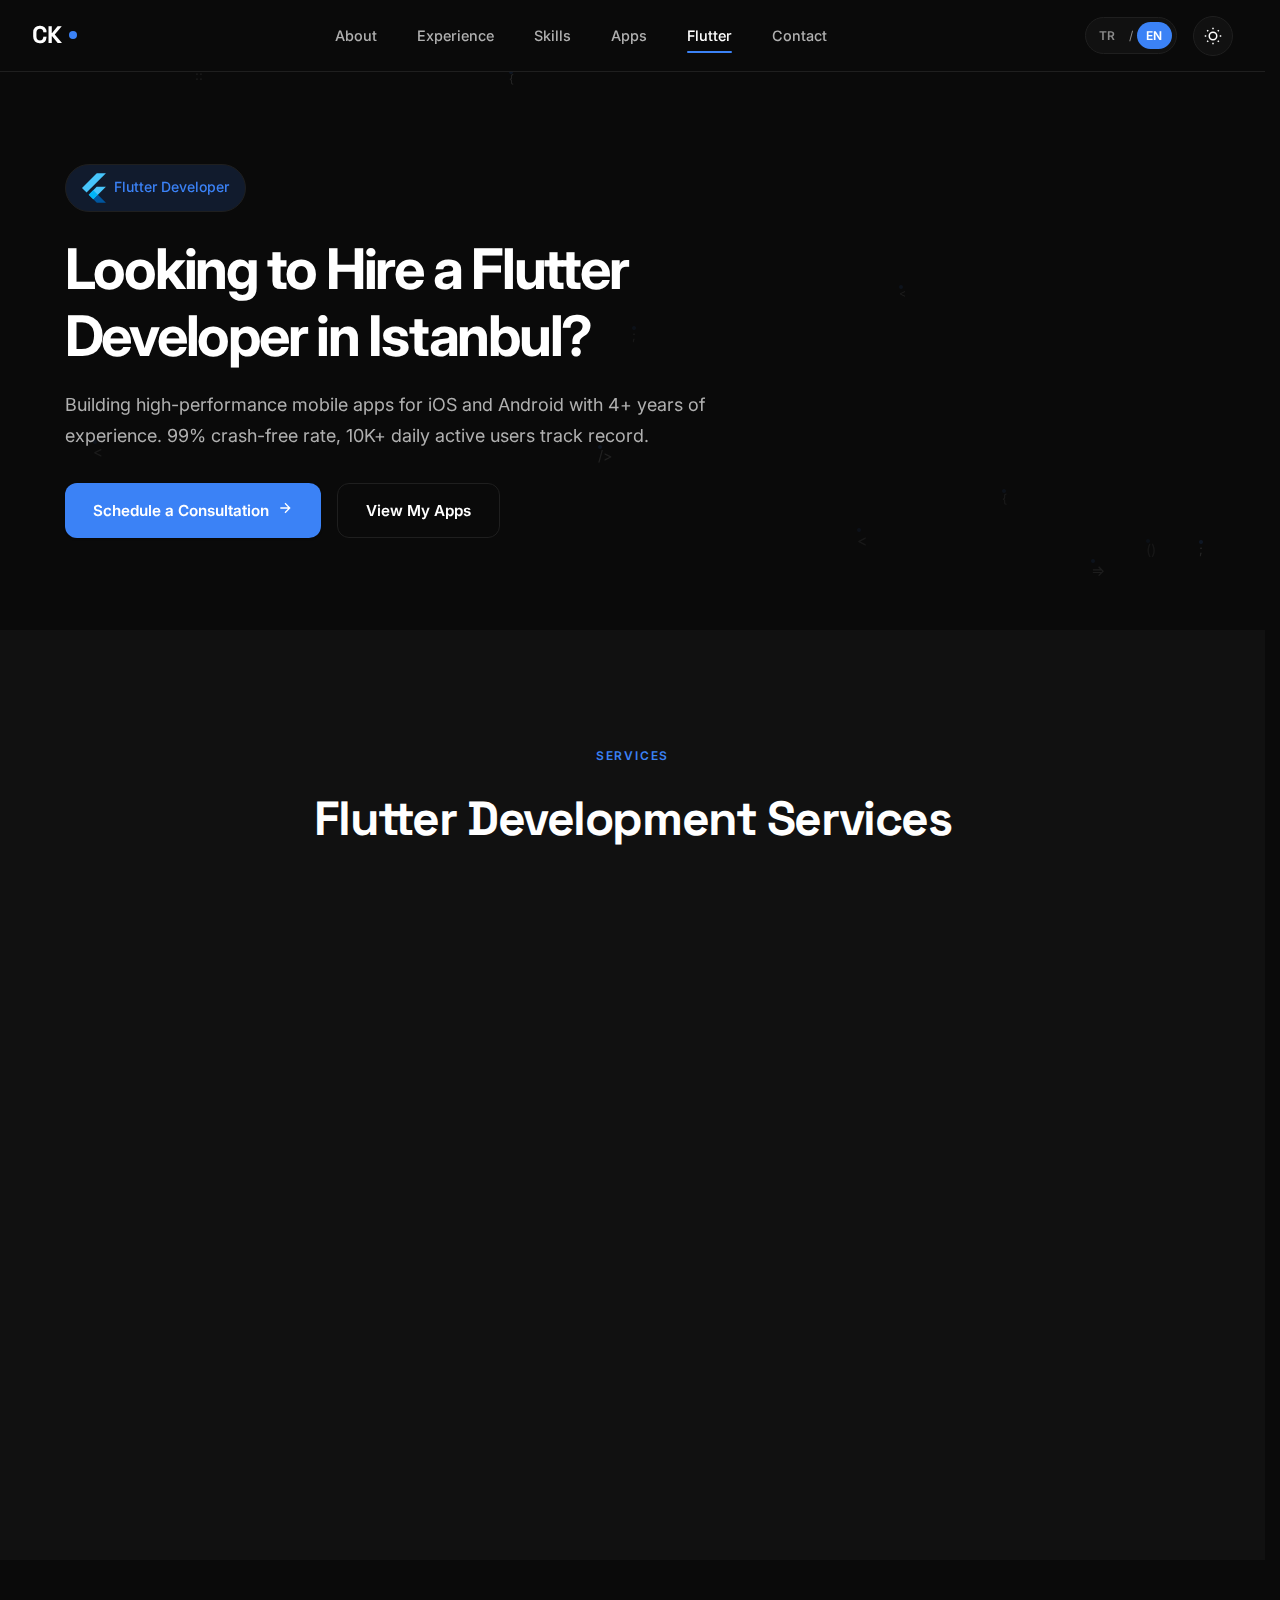
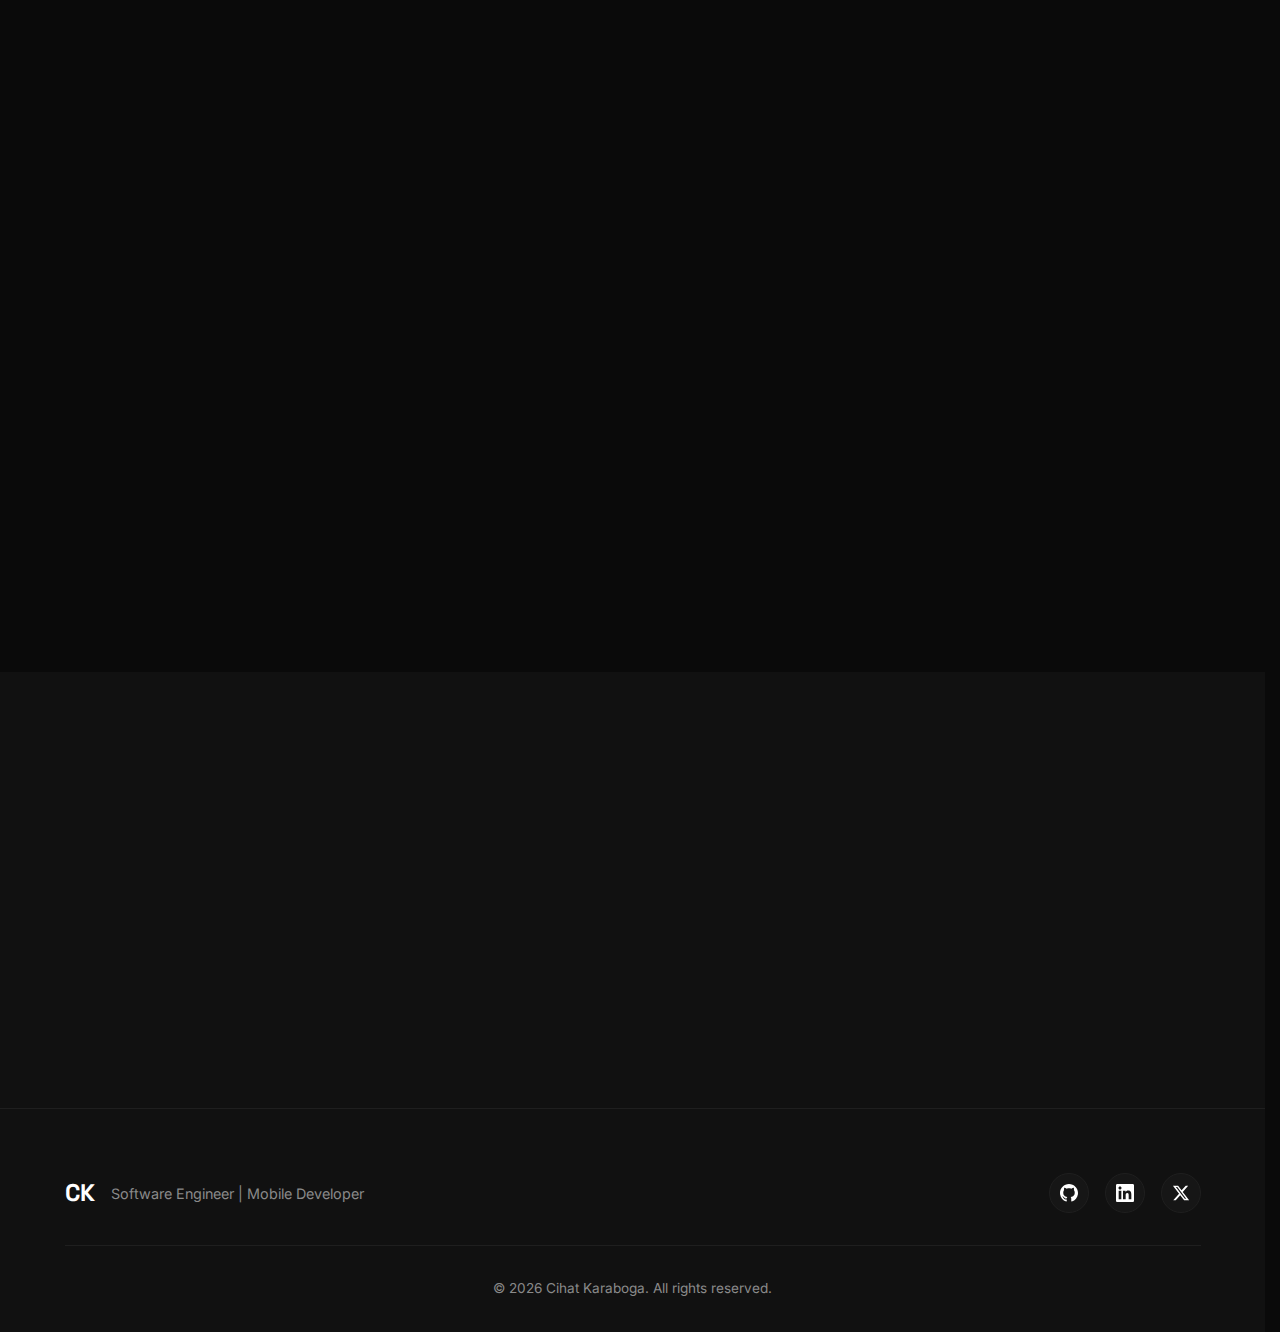
<file: flutter-developer.html>
<!DOCTYPE html>
<html lang="en" data-theme="dark">
<head>
    <meta charset="UTF-8">
    <meta name="viewport" content="width=device-width, initial-scale=1.0">
    <title>Hire Flutter Developer Istanbul | Cihat Karaboga - Mobile App Expert</title>

    <!-- Primary Meta Tags -->
    <meta name="title" content="Hire Flutter Developer Istanbul | Cihat Karaboga - Mobile App Expert">
    <meta name="description" content="Looking to hire a Flutter developer in Istanbul, Turkey? Cihat Karaboga offers expert cross-platform mobile app development for iOS & Android. 4+ years experience, 99% crash-free apps.">
    <meta name="keywords" content="hire flutter developer istanbul, flutter gelistirici, flutter developer turkey, mobil uygulama gelistirici, freelance flutter developer, flutter expert istanbul, cross-platform developer turkey, ios android developer istanbul, cihat karaboga flutter, flutter uzman">
    <meta name="author" content="Cihat Karaboga">
    <meta name="robots" content="index, follow, max-image-preview:large">
    <meta name="color-scheme" content="dark light">
    <meta name="theme-color" content="#6366f1" media="(prefers-color-scheme: dark)">
    <meta name="theme-color" content="#4f46e5" media="(prefers-color-scheme: light)">

    <!-- Google Analytics 4 -->
    <script async src="https://www.googletagmanager.com/gtag/js?id=G-VZJHSSDYC3"></script>
    <script>
        window.dataLayer = window.dataLayer || [];
        function gtag(){dataLayer.push(arguments);}
        gtag('js', new Date());
        gtag('config', 'G-VZJHSSDYC3');
    </script>

    <!-- Canonical URL -->
    <link rel="canonical" href="https://cihat.app/flutter-developer.html">

    <!-- Hreflang -->
    <link rel="alternate" hreflang="en" href="https://cihat.app/flutter-developer.html">
    <link rel="alternate" hreflang="tr" href="https://cihat.app/flutter-developer.html">
    <link rel="alternate" hreflang="x-default" href="https://cihat.app/flutter-developer.html">

    <!-- Open Graph -->
    <meta property="og:type" content="website">
    <meta property="og:url" content="https://cihat.app/flutter-developer.html">
    <meta property="og:title" content="Hire Flutter Developer Istanbul | Cihat Karaboga">
    <meta property="og:description" content="Expert Flutter developer in Istanbul. 4+ years building high-performance iOS & Android apps. Cross-platform mobile development services.">
    <meta property="og:image" content="https://cihat.app/og-image.png">
    <meta property="og:site_name" content="Cihat Karaboga">

    <!-- Twitter Card -->
    <meta name="twitter:card" content="summary_large_image">
    <meta name="twitter:url" content="https://cihat.app/flutter-developer.html">
    <meta name="twitter:title" content="Hire Flutter Developer Istanbul | Cihat Karaboga">
    <meta name="twitter:description" content="Expert Flutter developer in Istanbul. 4+ years building high-performance iOS & Android apps.">
    <meta name="twitter:image" content="https://cihat.app/og-image.png">
    <meta name="twitter:site" content="@cihatapp">

    <!-- Geo Tags -->
    <meta name="geo.region" content="TR-34">
    <meta name="geo.placename" content="Istanbul">
    <meta name="geo.position" content="41.0082;28.9784">
    <meta name="ICBM" content="41.0082, 28.9784">

    <!-- JSON-LD Structured Data -->
    <script type="application/ld+json">
    {
        "@context": "https://schema.org",
        "@type": "BreadcrumbList",
        "itemListElement": [
            {"@type": "ListItem", "position": 1, "name": "Home", "item": "https://cihat.app/"},
            {"@type": "ListItem", "position": 2, "name": "Flutter Developer", "item": "https://cihat.app/flutter-developer.html"}
        ]
    }
    </script>

    <script type="application/ld+json">
    {
        "@context": "https://schema.org",
        "@type": "Service",
        "serviceType": "Flutter Mobile App Development",
        "name": "Flutter Developer Services - Cihat Karaboga",
        "description": "Professional Flutter and cross-platform mobile app development services in Istanbul, Turkey. Expert in iOS and Android app development with 4+ years experience.",
        "provider": {
            "@type": "Person",
            "name": "Cihat Karaboga",
            "url": "https://cihat.app",
            "jobTitle": "Flutter Developer",
            "address": {
                "@type": "PostalAddress",
                "addressLocality": "Istanbul",
                "addressCountry": "TR"
            }
        },
        "areaServed": ["Istanbul", "Turkey", "Europe", "Worldwide"],
        "hasOfferCatalog": {
            "@type": "OfferCatalog",
            "name": "Flutter Development Services",
            "itemListElement": [
                {"@type": "Offer", "itemOffered": {"@type": "Service", "name": "iOS App Development"}},
                {"@type": "Offer", "itemOffered": {"@type": "Service", "name": "Android App Development"}},
                {"@type": "Offer", "itemOffered": {"@type": "Service", "name": "Cross-platform Development"}},
                {"@type": "Offer", "itemOffered": {"@type": "Service", "name": "App Migration to Flutter"}},
                {"@type": "Offer", "itemOffered": {"@type": "Service", "name": "Firebase Integration"}}
            ]
        }
    }
    </script>

    <script type="application/ld+json">
    {
        "@context": "https://schema.org",
        "@type": "FAQPage",
        "mainEntity": [
            {
                "@type": "Question",
                "name": "Why should I hire a Flutter developer in Istanbul?",
                "acceptedAnswer": {
                    "@type": "Answer",
                    "text": "Istanbul-based Flutter developers offer competitive rates with European quality standards. Turkey's tech ecosystem is rapidly growing, producing skilled developers experienced in international projects. You get timezone convenience for European and Middle Eastern clients."
                }
            },
            {
                "@type": "Question",
                "name": "How much does it cost to hire a Flutter developer in Turkey?",
                "acceptedAnswer": {
                    "@type": "Answer",
                    "text": "Flutter development rates in Turkey are typically 30-50% lower than Western Europe or USA while maintaining high quality. Rates vary based on project complexity, from simple apps starting at $5,000 to complex enterprise solutions at $50,000+."
                }
            },
            {
                "@type": "Question",
                "name": "What makes Cihat Karaboga a good choice for Flutter development?",
                "acceptedAnswer": {
                    "@type": "Answer",
                    "text": "With 4+ years of Flutter experience, published apps on App Store, 99% crash-free rate, and expertise in BLoC, Riverpod, and Firebase, Cihat delivers production-ready apps that scale. Previous clients include Yolcu360 (10K+ DAU) and Bookcars.com."
                }
            }
        ]
    }
    </script>

    <!-- Preconnect -->
    <link rel="preconnect" href="https://fonts.googleapis.com">
    <link rel="preconnect" href="https://fonts.gstatic.com" crossorigin>

    <!-- Google Fonts -->
    <link href="https://fonts.googleapis.com/css2?family=Space+Grotesk:wght@300;400;500;600;700&family=Inter:wght@300;400;500;600&display=swap" rel="stylesheet">

    <!-- Favicon -->
    <link rel="icon" type="image/svg+xml" href="data:image/svg+xml,%3Csvg xmlns='http://www.w3.org/2000/svg' width='512' height='512' viewBox='0 0 512 512'%3E%3Crect width='512' height='512' rx='64' fill='%236366f1'/%3E%3Cpath d='M224 160 L128 256 L224 352' fill='none' stroke='%23ffffff' stroke-width='32' stroke-linecap='round' stroke-linejoin='round'/%3E%3Cpath d='M288 160 L384 256 L288 352' fill='none' stroke='%23ffffff' stroke-width='32' stroke-linecap='round' stroke-linejoin='round'/%3E%3Cline x1='256' y1='160' x2='256' y2='352' fill='none' stroke='%23ffffff' stroke-width='32' stroke-linecap='round'/%3E%3C/svg%3E">

    <!-- PWA Manifest -->
    <link rel="manifest" href="manifest.json">

    <!-- Stylesheet -->
    <link rel="stylesheet" href="style.css">

    <!-- Theme Script -->
    <script>
        (function() {
            const savedTheme = localStorage.getItem('theme');
            const savedLang = localStorage.getItem('lang');
            if (savedTheme) document.documentElement.dataset.theme = savedTheme;
            if (savedLang) document.documentElement.lang = savedLang;
        })();
    </script>
</head>
<body class="flutter-page">
    <!-- Particles Background -->
    <div class="particles" id="particles"></div>
    <div class="cursor-glow" id="cursorGlow"></div>

    <!-- Navigation -->
    <nav class="nav" id="nav">
        <a href="index.html" class="nav-logo">
            <span class="logo-text">CK</span>
            <span class="logo-dot"></span>
        </a>
        <div class="nav-links" id="navLinks">
            <a href="index.html#about" class="nav-link">
                <span class="tr">Hakkimda</span>
                <span class="en">About</span>
            </a>
            <a href="index.html#experience" class="nav-link">
                <span class="tr">Deneyim</span>
                <span class="en">Experience</span>
            </a>
            <a href="index.html#skills" class="nav-link">
                <span class="tr">Yetenekler</span>
                <span class="en">Skills</span>
            </a>
            <a href="apps.html" class="nav-link">
                <span class="tr">Uygulamalar</span>
                <span class="en">Apps</span>
            </a>
            <a href="flutter-developer.html" class="nav-link active">
                <span class="tr">Flutter</span>
                <span class="en">Flutter</span>
            </a>
            <a href="index.html#contact" class="nav-link">
                <span class="tr">Iletisim</span>
                <span class="en">Contact</span>
            </a>
        </div>
        <div class="nav-controls">
            <div class="lang-switch">
                <button class="lang-btn" data-lang="tr" onclick="setLang('tr')">TR</button>
                <span class="divider">/</span>
                <button class="lang-btn" data-lang="en" onclick="setLang('en')">EN</button>
            </div>
            <button class="theme-btn" onclick="toggleTheme()" aria-label="Toggle theme">
                <svg class="icon-sun" viewBox="0 0 24 24" fill="none" stroke="currentColor" stroke-width="2">
                    <circle cx="12" cy="12" r="5"/>
                    <path d="M12 1v2M12 21v2M4.22 4.22l1.42 1.42M18.36 18.36l1.42 1.42M1 12h2M21 12h2M4.22 19.78l1.42-1.42M18.36 5.64l1.42-1.42"/>
                </svg>
                <svg class="icon-moon" viewBox="0 0 24 24" fill="none" stroke="currentColor" stroke-width="2">
                    <path d="M21 12.79A9 9 0 1 1 11.21 3 7 7 0 0 0 21 12.79z"/>
                </svg>
            </button>
        </div>
        <button class="nav-toggle" id="navToggle" aria-label="Toggle menu">
            <span></span>
            <span></span>
            <span></span>
        </button>
    </nav>

    <main id="main-content">
    <!-- Hero Section -->
    <section class="flutter-hero">
        <div class="container">
            <div class="flutter-hero-content reveal">
                <div class="flutter-badge">
                    <svg class="flutter-icon-small" viewBox="0 0 256 317" width="24" height="30">
                        <polygon fill="#47C5FB" points="157.67,0 0,157.67 48.8,206.47 255.27,0"/>
                        <polygon fill="#47C5FB" points="156.57,145.4 72.15,229.82 121.13,279.53 169.84,230.82 255.27,145.4"/>
                        <polygon fill="#00569E" points="121.13,279.53 158.21,316.61 255.27,316.61 169.84,230.82"/>
                        <polygon fill="#00B5F8" points="71.6,230.36 120.4,181.56 169.84,230.82 121.13,279.53"/>
                    </svg>
                    <span>Flutter Developer</span>
                </div>
                <h1 class="flutter-hero-title">
                    <span class="tr">Istanbul'da Flutter Gelistirici Ariyorsunuz?</span>
                    <span class="en">Looking to Hire a Flutter Developer in Istanbul?</span>
                </h1>
                <p class="flutter-hero-subtitle">
                    <span class="tr">4+ yillik deneyim ile iOS ve Android icin yuksek performansli mobil uygulamalar gelistiriyorum. %99 crash-free oran, 10K+ gunluk kullanici deneyimi.</span>
                    <span class="en">Building high-performance mobile apps for iOS and Android with 4+ years of experience. 99% crash-free rate, 10K+ daily active users track record.</span>
                </p>
                <div class="flutter-hero-cta">
                    <a href="mailto:dev@cihat.app" class="btn btn-primary">
                        <span class="btn-text">
                            <span class="tr">Proje Gorusmesi Icin</span>
                            <span class="en">Schedule a Consultation</span>
                        </span>
                        <span class="btn-icon">
                            <svg viewBox="0 0 24 24" fill="none" stroke="currentColor" stroke-width="2"><path d="M5 12h14M12 5l7 7-7 7"/></svg>
                        </span>
                    </a>
                    <a href="apps.html" class="btn btn-outline">
                        <span class="tr">Uygulamalarimi Gor</span>
                        <span class="en">View My Apps</span>
                    </a>
                </div>
            </div>
        </div>
    </section>

    <!-- Services Section -->
    <section class="section flutter-services">
        <div class="container">
            <div class="section-header reveal">
                <span class="section-label">
                    <span class="tr">Hizmetler</span>
                    <span class="en">Services</span>
                </span>
                <h2 class="section-title">
                    <span class="tr">Flutter Gelistirme Hizmetleri</span>
                    <span class="en">Flutter Development Services</span>
                </h2>
            </div>
            <div class="services-grid">
                <div class="service-card reveal">
                    <div class="service-icon">
                        <svg viewBox="0 0 24 24" fill="none" stroke="currentColor" stroke-width="2"><rect x="5" y="2" width="14" height="20" rx="2" ry="2"/><line x1="12" y1="18" x2="12.01" y2="18"/></svg>
                    </div>
                    <h3>
                        <span class="tr">Mobil Uygulama Gelistirme</span>
                        <span class="en">Mobile App Development</span>
                    </h3>
                    <p>
                        <span class="tr">iOS ve Android icin tek kod tabanindan cross-platform uygulamalar. Flutter ile native performans.</span>
                        <span class="en">Cross-platform apps for iOS and Android from a single codebase. Native performance with Flutter.</span>
                    </p>
                </div>
                <div class="service-card reveal">
                    <div class="service-icon">
                        <svg viewBox="0 0 24 24" fill="none" stroke="currentColor" stroke-width="2"><path d="M12 2L2 7l10 5 10-5-10-5z"/><path d="M2 17l10 5 10-5"/><path d="M2 12l10 5 10-5"/></svg>
                    </div>
                    <h3>
                        <span class="tr">Uygulama Migrasyonu</span>
                        <span class="en">App Migration</span>
                    </h3>
                    <p>
                        <span class="tr">Mevcut native Android/iOS uygulamalarinizi Flutter'a donusturerek bakim maliyetlerini dusuruyorum.</span>
                        <span class="en">Convert your existing native Android/iOS apps to Flutter, reducing maintenance costs significantly.</span>
                    </p>
                </div>
                <div class="service-card reveal">
                    <div class="service-icon">
                        <svg viewBox="0 0 24 24" fill="none" stroke="currentColor" stroke-width="2"><path d="M21 16V8a2 2 0 0 0-1-1.73l-7-4a2 2 0 0 0-2 0l-7 4A2 2 0 0 0 3 8v8a2 2 0 0 0 1 1.73l7 4a2 2 0 0 0 2 0l7-4A2 2 0 0 0 21 16z"/></svg>
                    </div>
                    <h3>
                        <span class="tr">Firebase Entegrasyonu</span>
                        <span class="en">Firebase Integration</span>
                    </h3>
                    <p>
                        <span class="tr">Authentication, Firestore, Cloud Functions, Push Notifications ve Analytics entegrasyonlari.</span>
                        <span class="en">Authentication, Firestore, Cloud Functions, Push Notifications and Analytics integrations.</span>
                    </p>
                </div>
                <div class="service-card reveal">
                    <div class="service-icon">
                        <svg viewBox="0 0 24 24" fill="none" stroke="currentColor" stroke-width="2"><path d="M14.7 6.3a1 1 0 0 0 0 1.4l1.6 1.6a1 1 0 0 0 1.4 0l3.77-3.77a6 6 0 0 1-7.94 7.94l-6.91 6.91a2.12 2.12 0 0 1-3-3l6.91-6.91a6 6 0 0 1 7.94-7.94l-3.76 3.76z"/></svg>
                    </div>
                    <h3>
                        <span class="tr">Bakim & Destek</span>
                        <span class="en">Maintenance & Support</span>
                    </h3>
                    <p>
                        <span class="tr">Bug duzeltmeleri, performans optimizasyonu, OS guncellemeleri ve yeni ozellik gelistirme.</span>
                        <span class="en">Bug fixes, performance optimization, OS updates compatibility and new feature development.</span>
                    </p>
                </div>
            </div>
        </div>
    </section>

    <!-- Why Choose Section -->
    <section class="section flutter-why">
        <div class="container">
            <div class="section-header reveal">
                <span class="section-label">
                    <span class="tr">Neden Ben?</span>
                    <span class="en">Why Choose Me?</span>
                </span>
                <h2 class="section-title">
                    <span class="tr">Tecrube ve Sonuclar</span>
                    <span class="en">Experience & Results</span>
                </h2>
            </div>
            <div class="why-grid">
                <div class="why-card reveal">
                    <span class="why-number">4+</span>
                    <span class="why-label">
                        <span class="tr">Yil Flutter Deneyimi</span>
                        <span class="en">Years Flutter Experience</span>
                    </span>
                </div>
                <div class="why-card reveal">
                    <span class="why-number">99%</span>
                    <span class="why-label">
                        <span class="tr">Crash-Free Oran</span>
                        <span class="en">Crash-Free Rate</span>
                    </span>
                </div>
                <div class="why-card reveal">
                    <span class="why-number">10K+</span>
                    <span class="why-label">
                        <span class="tr">Gunluk Aktif Kullanici</span>
                        <span class="en">Daily Active Users</span>
                    </span>
                </div>
                <div class="why-card reveal">
                    <span class="why-number">1.2s</span>
                    <span class="why-label">
                        <span class="tr">Uygulama Baslatma</span>
                        <span class="en">App Startup Time</span>
                    </span>
                </div>
            </div>
            <div class="tech-stack reveal">
                <h3>
                    <span class="tr">Teknoloji Stack</span>
                    <span class="en">Tech Stack</span>
                </h3>
                <div class="tech-tags">
                    <span class="tech-tag">Flutter</span>
                    <span class="tech-tag">Dart</span>
                    <span class="tech-tag">BLoC</span>
                    <span class="tech-tag">Riverpod</span>
                    <span class="tech-tag">Firebase</span>
                    <span class="tech-tag">REST API</span>
                    <span class="tech-tag">CI/CD</span>
                    <span class="tech-tag">Git</span>
                </div>
            </div>
        </div>
    </section>

    <!-- CTA Section -->
    <section class="section flutter-cta">
        <div class="container">
            <div class="flutter-cta-content reveal">
                <h2>
                    <span class="tr">Projenizi Hayata Gecirelim</span>
                    <span class="en">Let's Bring Your Project to Life</span>
                </h2>
                <p>
                    <span class="tr">Ucretsiz danismanlik icin hemen iletisime gecin. Projenizin ihtiyaclarini konusalim.</span>
                    <span class="en">Get in touch for a free consultation. Let's discuss your project requirements.</span>
                </p>
                <div class="cta-buttons">
                    <a href="mailto:dev@cihat.app" class="btn btn-primary">
                        <span class="btn-text">dev@cihat.app</span>
                    </a>
                    <a href="tel:+905455517250" class="btn btn-outline">+90 545 551 72 50</a>
                </div>
            </div>
        </div>
    </section>
    </main>

    <!-- Footer -->
    <footer class="footer">
        <div class="container">
            <div class="footer-content">
                <div class="footer-brand">
                    <span class="footer-logo">CK</span>
                    <p class="footer-tagline">
                        <span class="tr">Yazilim Muhendisi | Mobil Gelistirici</span>
                        <span class="en">Software Engineer | Mobile Developer</span>
                    </p>
                </div>
                <div class="footer-links">
                    <a href="https://github.com/cihatapp" target="_blank" rel="noopener" aria-label="GitHub">
                        <svg viewBox="0 0 24 24" fill="currentColor"><path d="M12 0c-6.626 0-12 5.373-12 12 0 5.302 3.438 9.8 8.207 11.387.599.111.793-.261.793-.577v-2.234c-3.338.726-4.033-1.416-4.033-1.416-.546-1.387-1.333-1.756-1.333-1.756-1.089-.745.083-.729.083-.729 1.205.084 1.839 1.237 1.839 1.237 1.07 1.834 2.807 1.304 3.492.997.107-.775.418-1.305.762-1.604-2.665-.305-5.467-1.334-5.467-5.931 0-1.311.469-2.381 1.236-3.221-.124-.303-.535-1.524.117-3.176 0 0 1.008-.322 3.301 1.23.957-.266 1.983-.399 3.003-.404 1.02.005 2.047.138 3.006.404 2.291-1.552 3.297-1.23 3.297-1.23.653 1.653.242 2.874.118 3.176.77.84 1.235 1.911 1.235 3.221 0 4.609-2.807 5.624-5.479 5.921.43.372.823 1.102.823 2.222v3.293c0 .319.192.694.801.576 4.765-1.589 8.199-6.086 8.199-11.386 0-6.627-5.373-12-12-12z"/></svg>
                    </a>
                    <a href="https://www.linkedin.com/in/cihatapp/" target="_blank" rel="noopener" aria-label="LinkedIn">
                        <svg viewBox="0 0 24 24" fill="currentColor"><path d="M20.447 20.452h-3.554v-5.569c0-1.328-.027-3.037-1.852-3.037-1.853 0-2.136 1.445-2.136 2.939v5.667H9.351V9h3.414v1.561h.046c.477-.9 1.637-1.85 3.37-1.85 3.601 0 4.267 2.37 4.267 5.455v6.286zM5.337 7.433c-1.144 0-2.063-.926-2.063-2.065 0-1.138.92-2.063 2.063-2.063 1.14 0 2.064.925 2.064 2.063 0 1.139-.925 2.065-2.064 2.065zm1.782 13.019H3.555V9h3.564v11.452zM22.225 0H1.771C.792 0 0 .774 0 1.729v20.542C0 23.227.792 24 1.771 24h20.451C23.2 24 24 23.227 24 22.271V1.729C24 .774 23.2 0 22.222 0h.003z"/></svg>
                    </a>
                    <a href="https://x.com/cihatapp" target="_blank" rel="noopener" aria-label="X (Twitter)">
                        <svg viewBox="0 0 24 24" fill="currentColor"><path d="M18.244 2.25h3.308l-7.227 8.26 8.502 11.24H16.17l-5.214-6.817L4.99 21.75H1.68l7.73-8.835L1.254 2.25H8.08l4.713 6.231zm-1.161 17.52h1.833L7.084 4.126H5.117z"/></svg>
                    </a>
                </div>
            </div>
            <div class="footer-bottom">
                <p>
                    <span class="tr">&copy; 2026 Cihat Karaboga. Tum haklari saklidir.</span>
                    <span class="en">&copy; 2026 Cihat Karaboga. All rights reserved.</span>
                </p>
            </div>
        </div>
    </footer>

    <script src="main.js"></script>
</body>
</html>
</file>
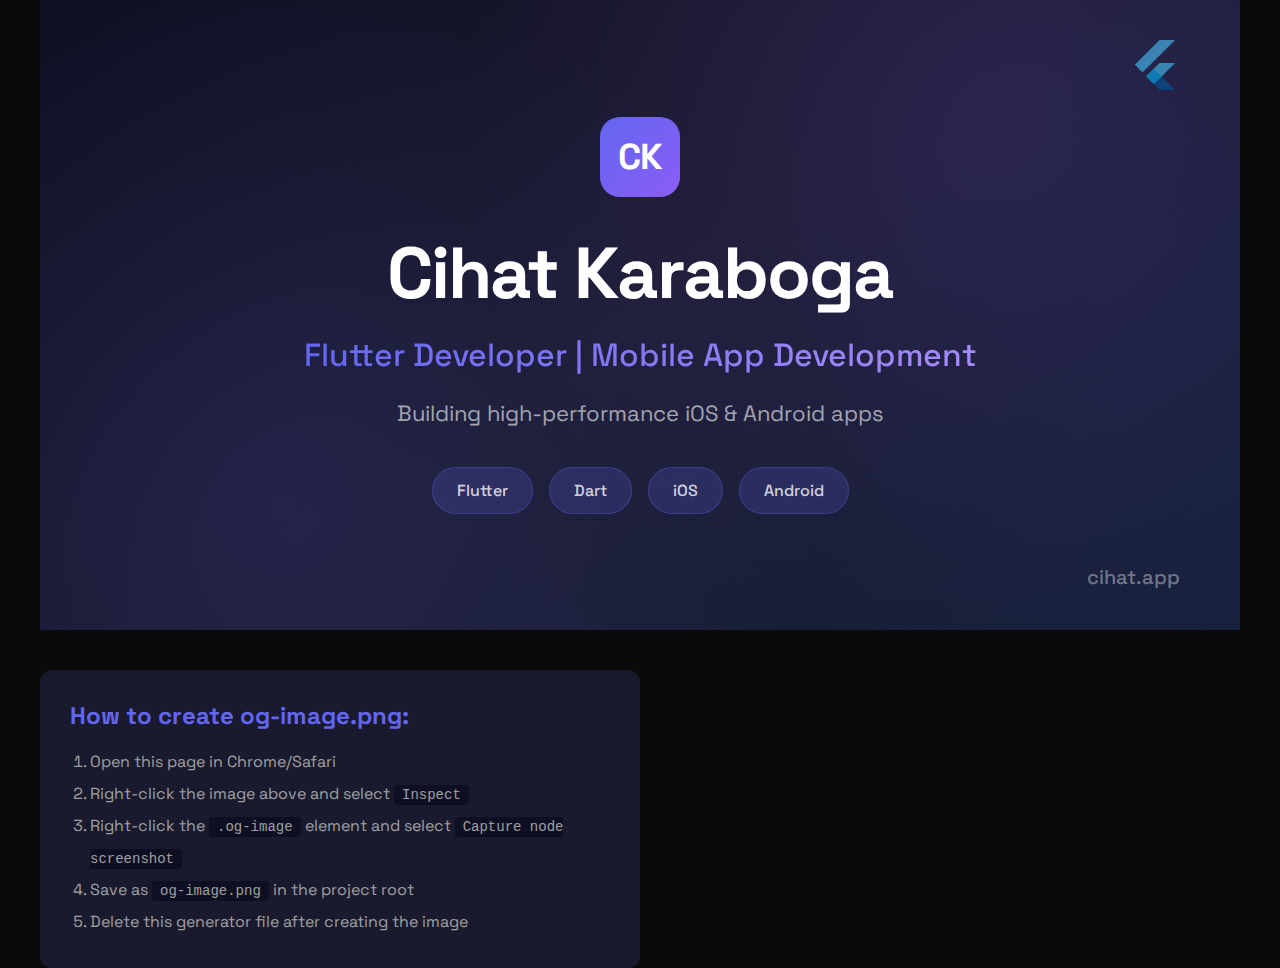
<file: og-image-generator.html>
<!DOCTYPE html>
<html lang="en">
<head>
    <meta charset="UTF-8">
    <title>OG Image Generator - Screenshot This Page</title>
    <style>
        * {
            margin: 0;
            padding: 0;
            box-sizing: border-box;
        }
        body {
            display: flex;
            align-items: center;
            justify-content: center;
            min-height: 100vh;
            background: #0a0a0a;
            font-family: 'Space Grotesk', -apple-system, BlinkMacSystemFont, sans-serif;
        }
        .og-image {
            width: 1200px;
            height: 630px;
            background: linear-gradient(135deg, #0f0f23 0%, #1a1a2e 50%, #16213e 100%);
            position: relative;
            overflow: hidden;
            display: flex;
            flex-direction: column;
            align-items: center;
            justify-content: center;
            padding: 60px;
        }
        .og-image::before {
            content: '';
            position: absolute;
            top: 0;
            left: 0;
            right: 0;
            bottom: 0;
            background:
                radial-gradient(circle at 20% 80%, rgba(99, 102, 241, 0.15) 0%, transparent 50%),
                radial-gradient(circle at 80% 20%, rgba(139, 92, 246, 0.15) 0%, transparent 50%);
        }
        .content {
            position: relative;
            z-index: 1;
            text-align: center;
        }
        .logo {
            width: 80px;
            height: 80px;
            background: linear-gradient(135deg, #6366f1, #8b5cf6);
            border-radius: 20px;
            display: flex;
            align-items: center;
            justify-content: center;
            margin: 0 auto 30px;
            font-size: 36px;
            font-weight: 700;
            color: white;
            letter-spacing: -1px;
        }
        .name {
            font-size: 72px;
            font-weight: 700;
            color: white;
            letter-spacing: -2px;
            margin-bottom: 16px;
        }
        .title {
            font-size: 32px;
            font-weight: 500;
            background: linear-gradient(90deg, #6366f1, #a78bfa);
            -webkit-background-clip: text;
            -webkit-text-fill-color: transparent;
            background-clip: text;
            margin-bottom: 24px;
        }
        .subtitle {
            font-size: 22px;
            color: rgba(255, 255, 255, 0.6);
            margin-bottom: 40px;
        }
        .tech-badges {
            display: flex;
            gap: 16px;
            justify-content: center;
        }
        .badge {
            background: rgba(99, 102, 241, 0.2);
            border: 1px solid rgba(99, 102, 241, 0.3);
            padding: 12px 24px;
            border-radius: 50px;
            font-size: 16px;
            color: rgba(255, 255, 255, 0.8);
            font-weight: 500;
        }
        .domain {
            position: absolute;
            bottom: 40px;
            right: 60px;
            font-size: 20px;
            color: rgba(255, 255, 255, 0.4);
            font-weight: 500;
        }
        .flutter-icon {
            position: absolute;
            top: 40px;
            right: 60px;
            width: 50px;
            height: 50px;
            opacity: 0.6;
        }
        .instructions {
            margin-top: 40px;
            padding: 30px;
            background: #1a1a2e;
            border-radius: 12px;
            max-width: 600px;
            text-align: left;
        }
        .instructions h2 {
            color: #6366f1;
            margin-bottom: 15px;
        }
        .instructions ol {
            color: #a0a0a0;
            padding-left: 20px;
            line-height: 2;
        }
        .instructions code {
            background: #0f0f23;
            padding: 2px 8px;
            border-radius: 4px;
            font-size: 14px;
        }
    </style>
    <link href="https://fonts.googleapis.com/css2?family=Space+Grotesk:wght@400;500;600;700&display=swap" rel="stylesheet">
</head>
<body>
    <div>
        <div class="og-image" id="ogImage">
            <svg class="flutter-icon" viewBox="0 0 256 317">
                <polygon fill="#47C5FB" points="157.67,0 0,157.67 48.8,206.47 255.27,0"/>
                <polygon fill="#47C5FB" points="156.57,145.4 72.15,229.82 121.13,279.53 169.84,230.82 255.27,145.4"/>
                <polygon fill="#00569E" points="121.13,279.53 158.21,316.61 255.27,316.61 169.84,230.82"/>
                <polygon fill="#00B5F8" points="71.6,230.36 120.4,181.56 169.84,230.82 121.13,279.53"/>
            </svg>
            <div class="content">
                <div class="logo">CK</div>
                <h1 class="name">Cihat Karaboga</h1>
                <p class="title">Flutter Developer | Mobile App Development</p>
                <p class="subtitle">Building high-performance iOS & Android apps</p>
                <div class="tech-badges">
                    <span class="badge">Flutter</span>
                    <span class="badge">Dart</span>
                    <span class="badge">iOS</span>
                    <span class="badge">Android</span>
                </div>
            </div>
            <span class="domain">cihat.app</span>
        </div>

        <div class="instructions">
            <h2>How to create og-image.png:</h2>
            <ol>
                <li>Open this page in Chrome/Safari</li>
                <li>Right-click the image above and select <code>Inspect</code></li>
                <li>Right-click the <code>.og-image</code> element and select <code>Capture node screenshot</code></li>
                <li>Save as <code>og-image.png</code> in the project root</li>
                <li>Delete this generator file after creating the image</li>
            </ol>
        </div>
    </div>
</body>
</html>
</file>
<file: style.css>
/* ===================================
   cihat.app - Ultra Modern Portfolio
   Impressive Design with Smooth Animations
   Updated: 2026 - Modern CSS Features
   =================================== */

/* ===================================
   CSS LAYERS - Cascade Management
   =================================== */
@layer reset, base, components, utilities;

/* ===================================
   CSS CUSTOM PROPERTIES (Registered)
   =================================== */
@property --accent-hue {
    syntax: '<number>';
    inherits: true;
    initial-value: 217;
}

@property --gradient-angle {
    syntax: '<angle>';
    inherits: false;
    initial-value: 135deg;
}
:root,
[data-theme="dark"] {
    /* Color Palette using oklch for better perceptual uniformity */
    --accent-hue: 217;

    /* Background Colors */
    --bg: #0a0a0a;
    --bg-elevated: #111111;
    --bg-card: #161616;
    --bg-glass: rgba(10, 10, 10, 0.9);

    /* Text Colors - WCAG AA compliant */
    --text: #ffffff;
    --text-secondary: #b0b0b0;
    --text-muted: #8a8a8a;

    /* Border Colors */
    --border: #1f1f1f;
    --border-hover: #333333;

    /* Accent Colors - Using color-mix for derived colors */
    --accent: #3b82f6;
    --accent-hover: color-mix(in oklch, var(--accent) 85%, black);
    --accent-light: color-mix(in oklch, var(--accent) 70%, white);
    --accent-soft: color-mix(in oklch, var(--accent) 15%, transparent);

    /* Brand Colors */
    --flutter: #02569B;
    --flutter-light: #47C5FB;
    --success: #10b981;
    --warning: #f59e0b;
    --error: #ef4444;

    /* Gradients - Simplified */
    --gradient-text: linear-gradient(135deg, #ffffff 0%, #b0b0b0 100%);
    --gradient-card: linear-gradient(145deg, rgba(255,255,255,0.02) 0%, transparent 100%);

    /* Shadows - Clean, no glow */
    --shadow-sm: 0 1px 2px rgba(0, 0, 0, 0.3);
    --shadow-md: 0 4px 12px rgba(0, 0, 0, 0.4);
    --shadow-lg: 0 8px 24px rgba(0, 0, 0, 0.5);

    /* Misc */
    --nav-height: 72px;
    --radius-sm: 8px;
    --radius-md: 12px;
    --radius-lg: 20px;
    --radius-xl: 28px;
    --radius-full: 9999px;
}

[data-theme="light"] {
    --bg: #fafafa;
    --bg-elevated: #ffffff;
    --bg-card: #ffffff;
    --bg-glass: rgba(255, 255, 255, 0.95);

    --text: #0a0a0a;
    --text-secondary: #4b5563;
    --text-muted: #6b7280;

    --border: #e5e7eb;
    --border-hover: #d1d5db;

    --accent-soft: rgba(59, 130, 246, 0.08);

    --gradient-text: linear-gradient(135deg, #0a0a0a 0%, #4b5563 100%);
    --gradient-card: linear-gradient(145deg, rgba(0,0,0,0.01) 0%, transparent 100%);

    --shadow-sm: 0 1px 2px rgba(0, 0, 0, 0.05);
    --shadow-md: 0 4px 12px rgba(0, 0, 0, 0.08);
    --shadow-lg: 0 8px 24px rgba(0, 0, 0, 0.1);
}

/* ===================================
   RESET & BASE
   =================================== */
@layer reset {
    *, *::before, *::after {
        margin: 0;
        padding: 0;
        box-sizing: border-box;
    }
}

@layer base {
    html {
        font-size: 16px;
        scroll-behavior: smooth;
        scroll-padding-top: var(--nav-height);
        scrollbar-gutter: stable;

        /* View Transitions API */
        view-transition-name: root;
    }

    body {
        font-family: 'Inter', -apple-system, BlinkMacSystemFont, 'Segoe UI', sans-serif;
        background: var(--bg);
        color: var(--text);
        line-height: 1.6;
        overflow-x: hidden;
        transition: background-color 0.4s ease, color 0.4s ease;

        /* Text rendering optimization */
        text-rendering: optimizeLegibility;
        -webkit-font-smoothing: antialiased;
        -moz-osx-font-smoothing: grayscale;
    }

    ::selection {
        background: var(--accent);
        color: white;
    }

    /* Modern focus-visible for keyboard navigation */
    :focus-visible {
        outline: 2px solid var(--accent);
        outline-offset: 3px;
    }

    :focus:not(:focus-visible) {
        outline: none;
    }

    /* Skip link for keyboard navigation */
    .skip-link {
        position: fixed;
        top: -100%;
        left: 50%;
        transform: translateX(-50%);
        z-index: 9999;
        padding: 1rem 2rem;
        background: var(--accent);
        color: white;
        text-decoration: none;
        font-weight: 600;
        border-radius: var(--radius-md);
        transition: top 0.3s ease;
    }

    .skip-link:focus {
        top: 1rem;
    }
}

/* Language visibility */
html[lang="tr"] .en,
html[lang="en"] .tr {
    display: none !important;
}

/* Container with query support */
.container {
    max-width: 1200px;
    margin: 0 auto;
    padding: 0 2rem;
    width: 100%;
    container-type: inline-size;
    container-name: main;
}

/* ===================================
   PARTICLES BACKGROUND
   =================================== */
.particles {
    position: fixed;
    top: 0;
    left: 0;
    width: 100%;
    height: 100%;
    pointer-events: none;
    z-index: 0;
    overflow: hidden;
}

.particle {
    position: absolute;
    width: 4px;
    height: 4px;
    background: var(--accent);
    border-radius: 50%;
    opacity: 0.3;
    animation: float 20s infinite ease-in-out;
}

@keyframes float {
    0%, 100% {
        transform: translateY(0) translateX(0);
        opacity: 0.2;
    }
    25% {
        transform: translateY(-120px) translateX(60px);
        opacity: 0.5;
    }
    50% {
        transform: translateY(-200px) translateX(-40px);
        opacity: 0.3;
    }
    75% {
        transform: translateY(-80px) translateX(-60px);
        opacity: 0.4;
    }
}

/* ===================================
   CURSOR GLOW
   =================================== */
.cursor-glow {
    display: none; /* Removed glow effect for cleaner design */
}

/* ===================================
   NAVIGATION
   =================================== */
.nav {
    position: fixed;
    top: 0;
    left: 0;
    right: 0;
    height: var(--nav-height);
    display: flex;
    align-items: center;
    justify-content: space-between;
    padding: 0 2rem;
    background: var(--bg-glass);
    backdrop-filter: blur(20px);
    -webkit-backdrop-filter: blur(20px);
    border-bottom: 1px solid var(--border);
    z-index: 1000;
    transition: all 0.3s ease;
}

.nav.scrolled {
    box-shadow: var(--shadow-md);
}

/* Logo */
.nav-logo {
    display: flex;
    align-items: center;
    gap: 0.5rem;
    text-decoration: none;
}

.logo-text {
    font-family: 'Space Grotesk', sans-serif;
    font-size: 1.5rem;
    font-weight: 700;
    color: var(--text);
    letter-spacing: -0.02em;
    transition: color 0.3s ease;
}

.logo-dot {
    width: 8px;
    height: 8px;
    background: var(--accent);
    border-radius: 50%;
    animation: pulse 2s infinite;
}

.nav-logo:hover .logo-text {
    color: var(--accent);
}

@keyframes pulse {
    0%, 100% { opacity: 1; transform: scale(1); }
    50% { opacity: 0.5; transform: scale(1.2); }
}

/* Nav Links */
.nav-links {
    display: flex;
    align-items: center;
    gap: 2.5rem;
}

.nav-link {
    color: var(--text-secondary);
    text-decoration: none;
    font-size: 0.9rem;
    font-weight: 500;
    transition: color 0.3s ease;
    position: relative;
}

.nav-link::after {
    content: '';
    position: absolute;
    bottom: -6px;
    left: 0;
    width: 0;
    height: 2px;
    background: var(--accent);
    transition: width 0.3s ease;
    border-radius: 2px;
}

.nav-link:hover {
    color: var(--text);
}

.nav-link:hover::after,
.nav-link.active::after {
    width: 100%;
}

.nav-link.active {
    color: var(--text);
}

/* Nav Controls */
.nav-controls {
    display: flex;
    align-items: center;
    gap: 1rem;
}

/* Language Switch */
.lang-switch {
    display: flex;
    align-items: center;
    gap: 0.25rem;
    background: var(--bg-elevated);
    border: 1px solid var(--border);
    border-radius: var(--radius-full);
    padding: 0.25rem;
}

.lang-btn {
    background: none;
    border: none;
    color: var(--text-muted);
    font-family: inherit;
    font-size: 0.75rem;
    font-weight: 600;
    cursor: pointer;
    padding: 0.4rem 0.6rem;
    border-radius: var(--radius-full);
    transition: all 0.3s ease;
}

.lang-btn:hover {
    color: var(--text);
}

html[lang="tr"] .lang-btn[data-lang="tr"],
html[lang="en"] .lang-btn[data-lang="en"] {
    background: var(--accent);
    color: white;
}

.divider {
    color: var(--text-muted);
    font-size: 0.75rem;
}

/* Theme Button */
.theme-btn {
    background: var(--bg-elevated);
    border: 1px solid var(--border);
    color: var(--text);
    width: 40px;
    height: 40px;
    display: flex;
    align-items: center;
    justify-content: center;
    cursor: pointer;
    border-radius: var(--radius-full);
    transition: all 0.3s ease;
}

.theme-btn:hover {
    border-color: var(--accent);
    transform: rotate(180deg);
}

.theme-btn svg {
    width: 18px;
    height: 18px;
}

[data-theme="dark"] .icon-sun { display: block; }
[data-theme="dark"] .icon-moon { display: none; }
[data-theme="light"] .icon-sun { display: none; }
[data-theme="light"] .icon-moon { display: block; }

/* Mobile Menu Toggle */
.nav-toggle {
    display: none;
    flex-direction: column;
    gap: 5px;
    background: none;
    border: none;
    cursor: pointer;
    padding: 0.5rem;
}

.nav-toggle span {
    width: 24px;
    height: 2px;
    background: var(--text);
    transition: all 0.3s ease;
    border-radius: 2px;
}

/* ===================================
   HERO SECTION
   =================================== */
.hero {
    min-height: 100vh;
    display: flex;
    align-items: center;
    justify-content: center;
    padding: calc(var(--nav-height) + 4rem) 2rem 8rem;
    position: relative;
    overflow: hidden;
}

.hero-bg {
    position: absolute;
    inset: 0;
    z-index: 0;
}

.hero-gradient {
    position: absolute;
    top: 0;
    left: 50%;
    transform: translateX(-50%);
    width: 150%;
    height: 100%;
    background: radial-gradient(ellipse 80% 50% at 50% -20%, var(--accent-soft) 0%, transparent 50%);
}

.hero-grid {
    position: absolute;
    inset: 0;
    background-image:
        linear-gradient(var(--border) 1px, transparent 1px),
        linear-gradient(90deg, var(--border) 1px, transparent 1px);
    background-size: 60px 60px;
    opacity: 0.4;
    mask-image: radial-gradient(ellipse 80% 60% at 50% 50%, black 20%, transparent 70%);
    -webkit-mask-image: radial-gradient(ellipse 80% 60% at 50% 50%, black 20%, transparent 70%);
}

.hero-content {
    max-width: 900px;
    width: 100%;
    text-align: center;
    position: relative;
    z-index: 2;
}

/* Hero Badge */
.hero-badge {
    display: inline-flex;
    align-items: center;
    gap: 0.5rem;
    padding: 0.6rem 1.25rem;
    background: var(--bg-card);
    border: 1px solid var(--border);
    border-radius: var(--radius-full);
    font-size: 0.9rem;
    font-weight: 500;
    color: var(--text-secondary);
    margin-bottom: 2rem;
    position: relative;
    overflow: hidden;
}

.badge-glow {
    display: none; /* Removed glow effect for cleaner design */
}

/* Hero Title */
.hero-title {
    font-family: 'Space Grotesk', sans-serif;
    font-size: clamp(2.5rem, 8vw, 5rem);
    font-weight: 700;
    letter-spacing: -0.04em;
    line-height: 1.1;
    margin-bottom: 1.5rem;
}

.hero-name {
    display: block;
    background: var(--gradient-text);
    -webkit-background-clip: text;
    -webkit-text-fill-color: transparent;
    background-clip: text;
    position: relative;
}

.hero-name.accent {
    color: var(--accent);
}

/* Hero Subtitle / Typing */
.hero-subtitle {
    font-size: 1.1rem;
    color: var(--text-secondary);
    margin-bottom: 1.5rem;
    min-height: 2rem;
}

.typing-text {
    color: var(--text-secondary);
}

.cursor {
    display: inline-block;
    color: var(--accent);
    font-weight: 600;
    animation: blink 1s infinite;
    margin-left: 2px;
}

@keyframes blink {
    0%, 50% { opacity: 1; }
    51%, 100% { opacity: 0; }
}

/* Hero Description */
.hero-description {
    font-size: 1.1rem;
    color: var(--text-secondary);
    line-height: 1.8;
    max-width: 650px;
    margin: 0 auto 2.5rem;
}

/* CTA Buttons */
.hero-cta {
    display: flex;
    align-items: center;
    justify-content: center;
    gap: 1rem;
    margin-bottom: 3rem;
    flex-wrap: wrap;
}

.btn {
    display: inline-flex;
    align-items: center;
    gap: 0.5rem;
    padding: 0.9rem 1.75rem;
    font-family: inherit;
    font-size: 0.95rem;
    font-weight: 600;
    text-decoration: none;
    border-radius: var(--radius-md);
    cursor: pointer;
    transition: all 0.3s ease;
    border: none;
    position: relative;
    overflow: hidden;
}

.btn-primary {
    background: var(--accent);
    color: white;
    box-shadow: var(--shadow-sm);
}

.btn-primary:hover {
    background: var(--accent-hover);
    transform: translateY(-2px);
    box-shadow: var(--shadow-md);
}

.btn-outline {
    background: transparent;
    color: var(--text);
    border: 1px solid var(--border);
}

.btn-outline:hover {
    border-color: var(--accent);
    background: var(--accent-soft);
    transform: translateY(-2px);
}

.btn-icon svg {
    width: 16px;
    height: 16px;
    transition: transform 0.3s ease;
}

.btn:hover .btn-icon svg {
    transform: translateX(4px);
}

/* Social Links */
.hero-social {
    display: flex;
    align-items: center;
    justify-content: center;
    gap: 1rem;
}

.social-link {
    display: flex;
    align-items: center;
    justify-content: center;
    width: 48px;
    height: 48px;
    background: var(--bg-card);
    border: 1px solid var(--border);
    border-radius: var(--radius-full);
    color: var(--text);
    text-decoration: none;
    transition: all 0.3s ease;
}

.social-link:hover {
    border-color: var(--accent);
    background: var(--accent-soft);
    transform: translateY(-4px);
    box-shadow: var(--shadow-md);
}

.social-link svg {
    width: 20px;
    height: 20px;
}

/* ===================================
   HERO APPS SHOWCASE - Premium Design
   =================================== */

/* Main Container - Glass Card Effect */
.hero-apps-showcase {
    position: relative;
    display: flex;
    flex-direction: column;
    align-items: center;
    gap: 1.25rem;
    margin-top: 2.5rem;
    margin-left: auto;
    margin-right: auto;
    padding: 1.5rem 2rem;
    background: var(--accent-soft);
    backdrop-filter: blur(20px);
    -webkit-backdrop-filter: blur(20px);
    border: 1px solid rgba(255, 255, 255, 0.1);
    border-radius: var(--radius-xl);
    text-decoration: none;
    color: var(--text);
    cursor: pointer;
    overflow: hidden;
    max-width: 340px;
    transition: all 0.5s cubic-bezier(0.4, 0, 0.2, 1);
    -webkit-tap-highlight-color: transparent;
}

/* Border accent */
.hero-apps-showcase::before {
    content: '';
    position: absolute;
    inset: 0;
    padding: 1px;
    border-radius: inherit;
    background: rgba(59, 130, 246, 0.4);
    -webkit-mask:
        linear-gradient(#fff 0 0) content-box,
        linear-gradient(#fff 0 0);
    mask:
        linear-gradient(#fff 0 0) content-box,
        linear-gradient(#fff 0 0);
    -webkit-mask-composite: xor;
    mask-composite: exclude;
    opacity: 0.6;
    transition: opacity 0.4s ease;
}

/* Glow effect behind card */
.hero-apps-showcase::after {
    content: '';
    position: absolute;
    inset: -50%;
    background: radial-gradient(
        circle at 50% 50%,
        rgba(59, 130, 246, 0.15) 0%,
        transparent 50%
    );
    opacity: 0;
    transition: opacity 0.5s ease;
    pointer-events: none;
    z-index: -1;
}

/* Mobile touch feedback */
.hero-apps-showcase:active {
    transform: scale(0.97);
}

/* Label Section */
.apps-showcase-label {
    display: flex;
    align-items: center;
    justify-content: center;
    gap: 0.75rem;
    font-size: 0.95rem;
    font-weight: 600;
    color: var(--text-secondary);
    letter-spacing: 0.02em;
    z-index: 2;
    transition: all 0.4s ease;
    white-space: nowrap;
}

/* Arrow Icon - Fixed Size */
.apps-showcase-label .arrow-icon {
    width: 18px;
    height: 18px;
    min-width: 18px;
    max-width: 18px;
    min-height: 18px;
    max-height: 18px;
    stroke: var(--accent);
    stroke-width: 2.5;
    flex-shrink: 0;
    transition: transform 0.4s cubic-bezier(0.4, 0, 0.2, 1);
    display: inline-block;
}

/* Floating Apps Container */
.floating-apps {
    display: flex;
    align-items: center;
    justify-content: center;
    gap: -8px;
    z-index: 2;
    padding: 0.5rem 0;
}

/* Individual App Icon */
.floating-app {
    position: relative;
    width: 56px;
    height: 56px;
    min-width: 56px;
    min-height: 56px;
    border-radius: 14px;
    overflow: hidden;
    background: var(--bg-card);
    border: 2px solid rgba(255, 255, 255, 0.1);
    box-shadow:
        0 4px 16px rgba(0, 0, 0, 0.3),
        0 0 0 1px rgba(255, 255, 255, 0.05) inset;
    transition: all 0.4s cubic-bezier(0.4, 0, 0.2, 1);
    animation: floatApp 4s ease-in-out infinite;
    flex-shrink: 0;
    margin-left: -10px;
}

.floating-app:first-child {
    margin-left: 0;
}

.floating-app img {
    width: 100%;
    height: 100%;
    object-fit: cover;
    display: block;
    transition: transform 0.4s ease;
}

/* Staggered floating animation */
.floating-app.app-1 {
    animation-delay: 0s;
    z-index: 4;
}
.floating-app.app-2 {
    animation-delay: 0.4s;
    z-index: 3;
}
.floating-app.app-3 {
    animation-delay: 0.8s;
    z-index: 2;
}
.floating-app.app-4 {
    animation-delay: 1.2s;
    z-index: 1;
}

/* Floating animation keyframes */
@keyframes floatApp {
    0%, 100% {
        transform: translateY(0) rotate(0deg);
    }
    25% {
        transform: translateY(-4px) rotate(1deg);
    }
    50% {
        transform: translateY(-8px) rotate(0deg);
    }
    75% {
        transform: translateY(-4px) rotate(-1deg);
    }
}

/* ===================================
   RESPONSIVE STYLES
   =================================== */

/* Small phones */
@media (max-width: 359px) {
    .hero-apps-showcase {
        padding: 1.25rem 1.5rem;
        max-width: 280px;
    }

    .floating-app {
        width: 48px;
        height: 48px;
        min-width: 48px;
        min-height: 48px;
        margin-left: -8px;
    }

    .apps-showcase-label {
        font-size: 0.85rem;
    }
}

/* Tablets and up */
@media (min-width: 480px) {
    .hero-apps-showcase {
        padding: 1.75rem 2.5rem;
        gap: 1.5rem;
        max-width: 380px;
    }

    .floating-app {
        width: 64px;
        height: 64px;
        min-width: 64px;
        min-height: 64px;
        border-radius: 16px;
        margin-left: -12px;
    }

    .apps-showcase-label {
        font-size: 1rem;
        gap: 0.875rem;
    }

    .apps-showcase-label .arrow-icon {
        width: 20px;
        height: 20px;
        min-width: 20px;
        max-width: 20px;
    }
}

/* Desktop */
@media (min-width: 768px) {
    .hero-apps-showcase {
        flex-direction: row;
        justify-content: space-between;
        padding: 1.5rem 2rem;
        max-width: 420px;
        gap: 2rem;
    }

    .floating-apps {
        order: -1;
    }
}

/* ===================================
   HOVER EFFECTS (Pointer devices only)
   =================================== */
@media (hover: hover) and (pointer: fine) {
    .hero-apps-showcase:hover {
        transform: translateY(-6px);
        border-color: rgba(59, 130, 246, 0.3);
        box-shadow:
            0 25px 50px rgba(0, 0, 0, 0.3),
            0 0 100px rgba(59, 130, 246, 0.1);
    }

    .hero-apps-showcase:hover::before {
        opacity: 1;
    }

    .hero-apps-showcase:hover::after {
        opacity: 1;
    }

    .hero-apps-showcase:hover .apps-showcase-label {
        color: var(--text);
    }

    .hero-apps-showcase:hover .arrow-icon {
        transform: translateX(6px);
        stroke: var(--text);
    }

    .hero-apps-showcase:hover .floating-app {
        animation-play-state: paused;
        border-color: rgba(59, 130, 246, 0.3);
    }

    .hero-apps-showcase:hover .floating-app.app-1 {
        transform: translateY(-12px) scale(1.1) rotate(-3deg);
        transition-delay: 0s;
        z-index: 4;
        box-shadow:
            0 16px 32px rgba(59, 130, 246, 0.3),
            0 0 0 1px rgba(59, 130, 246, 0.2);
    }

    .hero-apps-showcase:hover .floating-app.app-2 {
        transform: translateY(-16px) scale(1.15) rotate(2deg);
        transition-delay: 0.05s;
        z-index: 5;
        box-shadow:
            0 20px 40px rgba(59, 130, 246, 0.25),
            0 0 0 1px rgba(59, 130, 246, 0.15);
    }

    .hero-apps-showcase:hover .floating-app.app-3 {
        transform: translateY(-14px) scale(1.12) rotate(-2deg);
        transition-delay: 0.1s;
        z-index: 4;
        box-shadow:
            0 18px 36px rgba(59, 130, 246, 0.2),
            0 0 0 1px rgba(59, 130, 246, 0.12);
    }

    .hero-apps-showcase:hover .floating-app.app-4 {
        transform: translateY(-10px) scale(1.08) rotate(3deg);
        transition-delay: 0.15s;
        z-index: 3;
        box-shadow:
            0 14px 28px rgba(59, 130, 246, 0.3),
            0 0 0 1px rgba(59, 130, 246, 0.2);
    }

    .hero-apps-showcase:hover .floating-app img {
        transform: scale(1.05);
    }
}

/* ===================================
   APPS SHOWCASE SECTION (Standalone)
   =================================== */
.apps-showcase-section {
    padding: 2rem 0 4rem;
    position: relative;
    overflow: hidden;
}

.apps-showcase-card {
    display: flex;
    justify-content: center;
    align-items: center;
    padding: 2rem 3rem;
    background: var(--accent-soft);
    backdrop-filter: blur(20px);
    -webkit-backdrop-filter: blur(20px);
    border: 1px solid rgba(255, 255, 255, 0.1);
    border-radius: var(--radius-xl);
    text-decoration: none;
    color: var(--text);
    cursor: pointer;
    overflow: hidden;
    position: relative;
    transition: all 0.5s cubic-bezier(0.4, 0, 0.2, 1);
    max-width: 700px;
    margin: 0 auto;
}

/* Border accent */
.apps-showcase-card::before {
    content: '';
    position: absolute;
    inset: 0;
    padding: 1px;
    border-radius: inherit;
    background: rgba(59, 130, 246, 0.4);
    -webkit-mask:
        linear-gradient(#fff 0 0) content-box,
        linear-gradient(#fff 0 0);
    mask:
        linear-gradient(#fff 0 0) content-box,
        linear-gradient(#fff 0 0);
    -webkit-mask-composite: xor;
    mask-composite: exclude;
    opacity: 0.6;
    transition: opacity 0.4s ease;
}

/* Glow effect */
.apps-showcase-card::after {
    content: '';
    position: absolute;
    inset: -100%;
    background: radial-gradient(
        circle at 50% 50%,
        rgba(59, 130, 246, 0.2) 0%,
        transparent 50%
    );
    opacity: 0;
    transition: opacity 0.5s ease;
    pointer-events: none;
    z-index: -1;
}

.apps-showcase-card:hover {
    transform: translateY(-4px);
    border-color: rgba(255, 255, 255, 0.2);
    box-shadow: 0 20px 60px rgba(59, 130, 246, 0.2);
}

.apps-showcase-card:hover::before {
    opacity: 1;
}

.apps-showcase-card:hover::after {
    opacity: 1;
}

.apps-showcase-card:active {
    transform: scale(0.98);
}

.apps-showcase-content {
    display: flex;
    align-items: center;
    gap: 2rem;
    z-index: 2;
}

.floating-apps-grid {
    display: flex;
    flex-direction: row;
    align-items: center;
    gap: 0;
}

.floating-apps-grid .floating-app {
    width: 64px;
    height: 64px;
    min-width: 64px;
    min-height: 64px;
    border-radius: 16px;
    overflow: hidden;
    background: var(--bg-card);
    border: 2px solid rgba(255, 255, 255, 0.15);
    box-shadow:
        0 8px 24px rgba(0, 0, 0, 0.3),
        0 0 0 1px rgba(255, 255, 255, 0.05) inset;
    transition: all 0.4s cubic-bezier(0.4, 0, 0.2, 1);
    animation: floatAppShowcase 4s ease-in-out infinite;
    margin-left: -12px;
}

.floating-apps-grid .floating-app:first-child {
    margin-left: 0;
}

.floating-apps-grid .floating-app img {
    width: 100%;
    height: 100%;
    object-fit: cover;
    display: block;
    transition: transform 0.4s ease;
}

/* Staggered animation delays */
.floating-apps-grid .floating-app.app-1 {
    animation-delay: 0s;
    z-index: 4;
}
.floating-apps-grid .floating-app.app-2 {
    animation-delay: 0.3s;
    z-index: 3;
}
.floating-apps-grid .floating-app.app-3 {
    animation-delay: 0.6s;
    z-index: 2;
}
.floating-apps-grid .floating-app.app-4 {
    animation-delay: 0.9s;
    z-index: 1;
}

@keyframes floatAppShowcase {
    0%, 100% {
        transform: translateY(0) rotate(0deg);
    }
    25% {
        transform: translateY(-6px) rotate(1.5deg);
    }
    50% {
        transform: translateY(-10px) rotate(0deg);
    }
    75% {
        transform: translateY(-6px) rotate(-1.5deg);
    }
}

/* Hover effects on apps */
.apps-showcase-card:hover .floating-app {
    border-color: rgba(255, 255, 255, 0.3);
    box-shadow:
        0 12px 32px rgba(0, 0, 0, 0.4),
        0 0 20px rgba(59, 130, 246, 0.2);
}

.apps-showcase-card:hover .floating-app img {
    transform: scale(1.08);
}

.apps-showcase-card:hover .floating-app.app-1 {
    transform: translateY(-8px) rotate(-3deg);
}
.apps-showcase-card:hover .floating-app.app-2 {
    transform: translateY(-12px) rotate(2deg);
}
.apps-showcase-card:hover .floating-app.app-3 {
    transform: translateY(-10px) rotate(-2deg);
}
.apps-showcase-card:hover .floating-app.app-4 {
    transform: translateY(-6px) rotate(3deg);
}

.apps-showcase-info {
    display: flex;
    align-items: center;
    gap: 1rem;
}

.apps-showcase-label {
    font-size: 1.1rem;
    font-weight: 600;
    color: var(--text);
    white-space: nowrap;
    transition: color 0.3s ease;
}

.apps-showcase-arrow {
    display: flex;
    align-items: center;
    justify-content: center;
    width: 40px;
    height: 40px;
    border-radius: 50%;
    background: var(--accent-soft);
    transition: all 0.4s ease;
}

.apps-showcase-arrow svg {
    width: 20px;
    height: 20px;
    stroke: var(--accent);
    transition: transform 0.4s ease;
}

.apps-showcase-card:hover .apps-showcase-arrow {
    background: var(--accent);
}

.apps-showcase-card:hover .apps-showcase-arrow svg {
    stroke: white;
    transform: translateX(4px);
}

.apps-showcase-card:hover .apps-showcase-label {
    color: var(--accent);
}

/* Responsive - Mobile */
@media (max-width: 768px) {
    .apps-showcase-section {
        padding: 1.5rem 0 3rem;
    }

    .apps-showcase-card {
        padding: 1.5rem 2rem;
    }

    .apps-showcase-content {
        flex-direction: column;
        gap: 1.25rem;
    }

    .floating-apps-grid .floating-app {
        width: 56px;
        height: 56px;
        min-width: 56px;
        min-height: 56px;
        margin-left: -10px;
    }

    .apps-showcase-label {
        font-size: 1rem;
    }

    .apps-showcase-arrow {
        width: 36px;
        height: 36px;
    }

    .apps-showcase-arrow svg {
        width: 18px;
        height: 18px;
    }
}

@media (max-width: 480px) {
    .apps-showcase-card {
        padding: 1.25rem 1.5rem;
    }

    .floating-apps-grid .floating-app {
        width: 48px;
        height: 48px;
        min-width: 48px;
        min-height: 48px;
        border-radius: 12px;
        margin-left: -8px;
    }

    .apps-showcase-info {
        gap: 0.75rem;
    }

    .apps-showcase-label {
        font-size: 0.9rem;
    }
}

/* Hero Visual */
.hero-visual {
    position: absolute;
    right: 5%;
    top: 50%;
    transform: translateY(-50%);
    display: none;
}

@media (min-width: 1200px) {
    .hero-visual {
        display: block;
    }
}

.hero-shapes {
    position: relative;
    width: 200px;
    height: 200px;
}

.shape {
    position: absolute;
    border-radius: 50%;
    animation: float-shape 6s ease-in-out infinite;
}

.shape-1 {
    width: 100px;
    height: 100px;
    background: var(--accent-soft);
    top: 0;
    left: 0;
    animation-delay: 0s;
}

.shape-2 {
    width: 60px;
    height: 60px;
    background: var(--accent-soft);
    top: 50%;
    right: 0;
    animation-delay: -2s;
}

.shape-3 {
    width: 40px;
    height: 40px;
    background: var(--accent-soft);
    bottom: 0;
    left: 30%;
    animation-delay: -4s;
}

@keyframes float-shape {
    0%, 100% { transform: translateY(0) scale(1); }
    50% { transform: translateY(-20px) scale(1.05); }
}

.flutter-orbit {
    position: absolute;
    top: 50%;
    left: 50%;
    transform: translate(-50%, -50%);
}

.flutter-icon {
    width: 80px;
    height: auto;
    filter: drop-shadow(0 0 20px var(--flutter-light));
    animation: spin-slow 20s linear infinite;
}

@keyframes spin-slow {
    to { transform: rotate(360deg); }
}

/* Scroll Indicator */
.scroll-indicator {
    position: absolute;
    bottom: 2rem;
    left: 50%;
    transform: translateX(-50%);
    display: flex;
    z-index: 5;
    flex-direction: column;
    align-items: center;
    gap: 0.75rem;
    color: var(--text-muted);
    font-size: 0.7rem;
    text-transform: uppercase;
    letter-spacing: 0.15em;
}

.scroll-line {
    width: 1px;
    height: 50px;
    background: var(--border);
    position: relative;
    overflow: hidden;
}

.scroll-dot {
    width: 4px;
    height: 10px;
    background: var(--accent);
    border-radius: 2px;
    position: absolute;
    left: -1.5px;
    animation: scroll-down 2s infinite;
}

@keyframes scroll-down {
    0% { top: 0; opacity: 1; }
    100% { top: 100%; opacity: 0; }
}

/* ===================================
   SECTION STYLES
   =================================== */
.section {
    padding: 7rem 0;
    position: relative;
    z-index: 2;

    /* Performance: Paint on demand for off-screen sections */
    content-visibility: auto;
    contain-intrinsic-size: auto 500px;
}

.section-header {
    text-align: center;
    margin-bottom: 4rem;
}

.section-label {
    display: inline-block;
    font-size: 0.75rem;
    font-weight: 600;
    text-transform: uppercase;
    letter-spacing: 0.15em;
    color: var(--accent);
    margin-bottom: 1rem;
}

.section-title {
    font-family: 'Space Grotesk', sans-serif;
    font-size: clamp(2rem, 5vw, 3rem);
    font-weight: 700;
    letter-spacing: -0.03em;
}

.section-subtitle {
    font-size: 1.1rem;
    color: var(--text-secondary);
    max-width: 600px;
    margin: 1.5rem auto 3rem;
    line-height: 1.7;
}

/* Reveal Animation */
.reveal {
    opacity: 0;
    transform: translateY(20px);
    transition: opacity 0.35s ease, transform 0.35s ease;
}

.reveal.visible {
    opacity: 1;
    transform: translateY(0);
}

/* ===================================
   ABOUT SECTION
   =================================== */
.about {
    background: var(--bg-elevated);
}

.about-grid {
    display: grid;
    grid-template-columns: 1fr 1fr;
    gap: 4rem;
    align-items: start;
}

.about-text {
    font-size: 1.05rem;
    color: var(--text-secondary);
    line-height: 1.8;
    margin-bottom: 2.5rem;
}

/* Stats */
.about-stats {
    display: grid;
    grid-template-columns: repeat(2, 1fr);
    gap: 1.5rem;
}

.stat-item {
    background: var(--bg-card);
    border: 1px solid var(--border);
    border-radius: var(--radius-lg);
    padding: 1.5rem;
    text-align: center;
    transition: all 0.3s ease;
}

.stat-item:hover {
    border-color: var(--accent);
    transform: translateY(-4px);
    box-shadow: var(--shadow-md);
}

.stat-number-wrapper {
    display: flex;
    align-items: baseline;
    justify-content: center;
    gap: 2px;
}

.stat-number {
    font-family: 'Space Grotesk', sans-serif;
    font-size: 2.25rem;
    font-weight: 700;
    color: var(--accent);
    line-height: 1;
}

.stat-suffix {
    font-family: 'Space Grotesk', sans-serif;
    font-size: 1.25rem;
    font-weight: 600;
    color: var(--accent);
}

.stat-label {
    display: block;
    font-size: 0.8rem;
    color: var(--text-muted);
    margin-top: 0.5rem;
    text-transform: uppercase;
    letter-spacing: 0.05em;
}

/* Info Cards */
.about-info {
    display: flex;
    flex-direction: column;
    gap: 1rem;
}

.info-card {
    display: flex;
    align-items: center;
    gap: 1rem;
    padding: 1.25rem;
    background: var(--bg-card);
    border: 1px solid var(--border);
    border-radius: var(--radius-md);
    transition: all 0.3s ease;
}

.info-card:hover {
    border-color: var(--border-hover);
    transform: translateX(8px);
}

.info-icon {
    width: 44px;
    height: 44px;
    display: flex;
    align-items: center;
    justify-content: center;
    background: var(--accent-soft);
    border-radius: var(--radius-sm);
    flex-shrink: 0;
}

.info-icon svg {
    width: 20px;
    height: 20px;
    color: var(--accent);
}

.info-content {
    flex: 1;
    min-width: 0;
}

.info-label {
    display: block;
    font-size: 0.75rem;
    color: var(--text-muted);
    text-transform: uppercase;
    letter-spacing: 0.05em;
    margin-bottom: 0.25rem;
}

.info-value {
    font-weight: 600;
    font-size: 0.95rem;
    color: var(--text);
    text-decoration: none;
}

a.info-value:hover {
    color: var(--accent);
}

/* ===================================
   EXPERIENCE SECTION
   =================================== */
.experience {
    background: var(--bg);
}

.timeline {
    max-width: 900px;
    margin: 0 auto;
    position: relative;
}

.timeline-item {
    display: flex;
    gap: 2rem;
    padding-bottom: 3rem;
    position: relative;
}

.timeline-item:last-child {
    padding-bottom: 0;
}

.timeline-marker {
    display: flex;
    flex-direction: column;
    align-items: center;
    flex-shrink: 0;
    width: 20px;
}

.marker-dot {
    width: 16px;
    height: 16px;
    background: var(--accent);
    border: 3px solid var(--bg);
    border-radius: 50%;
    box-shadow: 0 0 0 4px var(--accent-soft);
    z-index: 1;
    transition: all 0.3s ease;
}

.timeline-item:hover .marker-dot {
    transform: scale(1.3);
    box-shadow: 0 0 0 6px var(--accent-soft);
}

.marker-line {
    width: 2px;
    flex: 1;
    background: linear-gradient(to bottom, var(--accent), var(--border));
    margin-top: 0.5rem;
}

.timeline-item:last-child .marker-line {
    display: none;
}

.timeline-content {
    flex: 1;
    background: var(--bg-card);
    border: 1px solid var(--border);
    border-radius: var(--radius-lg);
    padding: 1.75rem;
    transition: all 0.3s ease;
}

.timeline-item:hover .timeline-content {
    border-color: var(--accent);
    box-shadow: var(--shadow-md);
}

.timeline-header {
    display: flex;
    justify-content: space-between;
    align-items: flex-start;
    gap: 1rem;
    margin-bottom: 1rem;
    flex-wrap: wrap;
}

.timeline-title-group {
    flex: 1;
}

.timeline-title {
    font-size: 1.25rem;
    font-weight: 700;
    letter-spacing: -0.02em;
    margin-bottom: 0.25rem;
}

.timeline-company {
    font-size: 0.95rem;
    color: var(--text-secondary);
}

.timeline-badge {
    display: inline-block;
    font-size: 0.7rem;
    font-weight: 600;
    padding: 0.2rem 0.5rem;
    background: var(--accent-soft);
    color: var(--accent);
    border-radius: var(--radius-sm);
    margin-left: 0.5rem;
}

.timeline-date {
    font-size: 0.8rem;
    font-weight: 600;
    color: var(--accent);
    background: var(--accent-soft);
    padding: 0.4rem 0.75rem;
    border-radius: var(--radius-full);
    white-space: nowrap;
}

.timeline-list {
    list-style: none;
    margin-bottom: 1.25rem;
}

.timeline-list li {
    position: relative;
    padding-left: 1.25rem;
    color: var(--text-secondary);
    line-height: 1.7;
    margin-bottom: 0.5rem;
}

.timeline-list li::before {
    content: '';
    position: absolute;
    left: 0;
    top: 0.6em;
    width: 6px;
    height: 6px;
    background: var(--accent);
    border-radius: 50%;
}

.timeline-tech {
    display: flex;
    flex-wrap: wrap;
    gap: 0.5rem;
}

.tech-tag {
    padding: 0.35rem 0.75rem;
    background: var(--bg-elevated);
    border: 1px solid var(--border);
    border-radius: var(--radius-sm);
    font-size: 0.75rem;
    font-weight: 500;
    color: var(--text-secondary);
    transition: all 0.3s ease;
}

.tech-tag:hover {
    border-color: var(--accent);
    color: var(--accent);
}

/* ===================================
   SKILLS SECTION
   =================================== */
.skills {
    background: var(--bg-elevated);
}

.skills-grid {
    display: grid;
    grid-template-columns: repeat(2, 1fr);
    gap: 2rem;
}

.skill-category {
    background: var(--bg-card);
    border: 1px solid var(--border);
    border-radius: var(--radius-lg);
    padding: 2rem;
    transition: all 0.3s ease;
}

.skill-category:hover {
    border-color: var(--border-hover);
}

.skill-category-header {
    display: flex;
    align-items: center;
    gap: 1rem;
    margin-bottom: 1.5rem;
}

.skill-icon {
    width: 44px;
    height: 44px;
    display: flex;
    align-items: center;
    justify-content: center;
    background: var(--accent-soft);
    border-radius: var(--radius-sm);
}

.skill-icon svg {
    width: 22px;
    height: 22px;
    color: var(--accent);
}

.skill-category-title {
    font-size: 1.1rem;
    font-weight: 600;
    letter-spacing: -0.02em;
}

/* Skill Bars */
.skill-items {
    display: flex;
    flex-direction: column;
    gap: 1.25rem;
}

.skill-item {
    display: flex;
    flex-direction: column;
    gap: 0.5rem;
}

.skill-info {
    display: flex;
    justify-content: space-between;
    align-items: center;
}

.skill-name {
    font-weight: 500;
    font-size: 0.9rem;
}

.skill-percent {
    font-size: 0.8rem;
    color: var(--accent);
    font-weight: 600;
}

.skill-bar {
    height: 6px;
    background: var(--border);
    border-radius: var(--radius-full);
    overflow: hidden;
}

.skill-progress {
    height: 100%;
    background: var(--accent);
    border-radius: var(--radius-full);
    width: 0;
    transition: width 1.5s cubic-bezier(0.4, 0, 0.2, 1);
    position: relative;
}

.skill-progress::after {
    content: '';
    position: absolute;
    inset: 0;
    background: linear-gradient(90deg, transparent 0%, rgba(255,255,255,0.3) 50%, transparent 100%);
    animation: shimmer 2s infinite;
}

@keyframes shimmer {
    0% { transform: translateX(-100%); }
    100% { transform: translateX(100%); }
}

/* Skill Tags */
.skill-tags {
    display: flex;
    flex-wrap: wrap;
    gap: 0.75rem;
}

.skill-tag {
    padding: 0.5rem 1rem;
    background: var(--bg-elevated);
    border: 1px solid var(--border);
    border-radius: var(--radius-md);
    font-size: 0.85rem;
    font-weight: 500;
    color: var(--text-secondary);
    transition: all 0.3s ease;
    cursor: default;
}

.skill-tag:hover {
    border-color: var(--accent);
    color: var(--accent);
    background: var(--accent-soft);
    transform: translateY(-2px);
}

.skill-tag[data-level="expert"] {
    border-color: var(--accent);
    color: var(--accent);
    background: var(--accent-soft);
}

.skill-tag[data-level="advanced"] {
    border-color: var(--text-secondary);
    color: var(--text);
}

.skill-tag[data-level="intermediate"] {
    border-color: var(--border);
    color: var(--text-secondary);
}

/* ===================================
   CONTACT SECTION
   =================================== */
.contact {
    background: var(--bg);
}

.contact-grid {
    display: grid;
    grid-template-columns: repeat(2, 1fr);
    gap: 1.5rem;
    max-width: 800px;
    margin: 0 auto;
}

.contact-card {
    display: flex;
    flex-direction: column;
    align-items: center;
    text-align: center;
    padding: 2rem;
    background: var(--bg-card);
    border: 1px solid var(--border);
    border-radius: var(--radius-lg);
    text-decoration: none;
    color: var(--text);
    transition: all 0.3s ease;
    position: relative;
    overflow: hidden;
}

.contact-card:hover {
    border-color: var(--accent);
    transform: translateY(-4px);
    box-shadow: var(--shadow-md);
}

.contact-icon {
    width: 56px;
    height: 56px;
    display: flex;
    align-items: center;
    justify-content: center;
    background: var(--accent-soft);
    border-radius: var(--radius-md);
    margin-bottom: 1rem;
}

.contact-icon svg {
    width: 26px;
    height: 26px;
    color: var(--accent);
}

.contact-title {
    font-size: 1rem;
    font-weight: 600;
    letter-spacing: -0.02em;
    margin-bottom: 0.5rem;
}

.contact-value {
    font-size: 0.9rem;
    color: var(--text-secondary);
    word-break: break-all;
}

.contact-arrow {
    position: absolute;
    top: 1rem;
    right: 1rem;
    opacity: 0;
    transform: translate(-8px, 8px);
    transition: all 0.3s ease;
}

.contact-arrow svg {
    width: 18px;
    height: 18px;
    color: var(--accent);
}

.contact-card:hover .contact-arrow {
    opacity: 1;
    transform: translate(0, 0);
}

/* ===================================
   FOOTER
   =================================== */
.footer {
    padding: 4rem 0 2rem;
    background: var(--bg-elevated);
    border-top: 1px solid var(--border);
}

.footer-content {
    display: flex;
    justify-content: space-between;
    align-items: center;
    margin-bottom: 2rem;
    flex-wrap: wrap;
    gap: 1.5rem;
}

.footer-brand {
    display: flex;
    align-items: center;
    gap: 1rem;
}

.footer-logo {
    font-family: 'Space Grotesk', sans-serif;
    font-size: 1.5rem;
    font-weight: 700;
    color: var(--text);
}

.footer-tagline {
    color: var(--text-muted);
    font-size: 0.9rem;
}

.footer-links {
    display: flex;
    gap: 1rem;
}

.footer-links a {
    width: 40px;
    height: 40px;
    display: flex;
    align-items: center;
    justify-content: center;
    background: var(--bg-card);
    border: 1px solid var(--border);
    border-radius: var(--radius-full);
    color: var(--text);
    transition: all 0.3s ease;
}

.footer-links a:hover {
    border-color: var(--accent);
    color: var(--accent);
    transform: translateY(-2px);
}

.footer-links svg {
    width: 18px;
    height: 18px;
}

.footer-bottom {
    text-align: center;
    padding-top: 2rem;
    border-top: 1px solid var(--border);
}

.footer-bottom p {
    color: var(--text-muted);
    font-size: 0.85rem;
}

/* ===================================
   EASTER EGG
   =================================== */
.easter-egg-overlay {
    position: fixed;
    top: 0;
    left: 0;
    right: 0;
    bottom: 0;
    width: 100%;
    height: 100%;
    background: rgba(0, 0, 0, 0.95);
    display: flex;
    align-items: center;
    justify-content: center;
    z-index: 9999;
    opacity: 0;
    visibility: hidden;
    transition: opacity 0.3s ease, visibility 0.3s ease;
    padding: 1rem;
}

.easter-egg-overlay.active {
    opacity: 1;
    visibility: visible;
}

.easter-egg-image {
    display: flex;
    align-items: center;
    justify-content: center;
    width: 100%;
    height: 100%;
}

.easter-egg-image img {
    max-width: 100%;
    max-height: 100%;
    object-fit: contain;
    border-radius: var(--radius-lg);
    box-shadow: var(--shadow-lg);
}

.easter-egg-close {
    position: absolute;
    top: 1rem;
    right: 1rem;
    background: rgba(255, 255, 255, 0.1);
    border: none;
    color: white;
    font-size: 1.5rem;
    width: 48px;
    height: 48px;
    border-radius: 50%;
    cursor: pointer;
    transition: all 0.3s ease;
    display: flex;
    align-items: center;
    justify-content: center;
}

.easter-egg-close:hover {
    background: rgba(255, 255, 255, 0.2);
    transform: rotate(90deg);
}

/* ===================================
   RESPONSIVE DESIGN
   =================================== */
@media (max-width: 1024px) {
    .about-grid {
        grid-template-columns: 1fr;
        gap: 3rem;
    }

    .skills-grid {
        grid-template-columns: 1fr;
    }
}

@media (max-width: 768px) {
    .nav {
        padding: 0 1rem;
    }

    .nav-links {
        display: none;
        position: absolute;
        top: var(--nav-height);
        left: 0;
        right: 0;
        flex-direction: column;
        background: var(--bg-glass);
        backdrop-filter: blur(20px);
        padding: 1rem;
        border-bottom: 1px solid var(--border);
        gap: 0;
    }

    .nav-links.active {
        display: flex;
    }

    .nav-link {
        display: block;
        padding: 1rem;
        text-align: center;
        border-radius: var(--radius-md);
    }

    .nav-link:hover {
        background: var(--accent-soft);
    }

    .nav-link::after {
        display: none;
    }

    .nav-toggle {
        display: flex;
    }

    .nav-toggle.active span:nth-child(1) {
        transform: rotate(45deg) translate(5px, 5px);
    }

    .nav-toggle.active span:nth-child(2) {
        opacity: 0;
    }

    .nav-toggle.active span:nth-child(3) {
        transform: rotate(-45deg) translate(5px, -5px);
    }

    .hero {
        padding: calc(var(--nav-height) + 2rem) 1rem 2rem;
    }

    .section {
        padding: 4rem 0;
    }

    .container {
        padding: 0 1.5rem;
    }

    .about-stats {
        grid-template-columns: repeat(2, 1fr);
    }

    .contact-grid {
        grid-template-columns: 1fr;
    }

    .timeline-item {
        gap: 1rem;
    }

    .timeline-header {
        flex-direction: column;
        gap: 0.75rem;
    }

    .timeline-content {
        padding: 1.5rem;
    }

    .scroll-indicator {
        display: none;
    }

    .footer-content {
        flex-direction: column;
        text-align: center;
    }

    .footer-brand {
        flex-direction: column;
    }
}

@media (max-width: 480px) {
    .hero-cta {
        flex-direction: column;
        width: 100%;
    }

    .btn {
        width: 100%;
        justify-content: center;
    }

    .hero-social {
        gap: 0.75rem;
    }

    .social-link {
        width: 44px;
        height: 44px;
    }

    /* Hero Apps Showcase Mobile Fix */
    .hero-apps-showcase {
        max-width: calc(100% - 2rem);
        padding: 1.25rem 1.5rem;
    }

    .floating-app {
        width: 48px;
        height: 48px;
        min-width: 48px;
        min-height: 48px;
        border-radius: 12px;
        margin-left: -8px;
    }

    .apps-showcase-label {
        font-size: 0.85rem;
    }

    .apps-showcase-label .arrow-icon {
        width: 16px;
        height: 16px;
        min-width: 16px;
        max-width: 16px;
    }

    .about-stats {
        grid-template-columns: 1fr;
    }

    .stat-item {
        padding: 1.25rem;
    }

    .stat-number {
        font-size: 2rem;
    }

    .skill-category {
        padding: 1.5rem;
    }
}

/* ===================================
   APPS PAGE STYLES
   =================================== */

/* Apps Hero */
.apps-hero {
    min-height: 50vh;
    display: flex;
    align-items: center;
    padding-top: calc(var(--nav-height) + 4rem);
    padding-bottom: 2rem;
    background: var(--bg);
    position: relative;
}

.apps-hero::before {
    content: '';
    position: absolute;
    top: 0;
    left: 0;
    right: 0;
    bottom: 0;
    background: radial-gradient(ellipse at top, var(--accent-soft) 0%, transparent 50%);
    pointer-events: none;
}

.apps-hero-content {
    text-align: center;
    max-width: 800px;
    margin: 0 auto;
    position: relative;
    z-index: 1;
}

.apps-hero-title {
    font-size: clamp(2rem, 5vw, 3.5rem);
    font-weight: 700;
    letter-spacing: -0.04em;
    color: var(--text);
    margin: 1rem 0;
    line-height: 1.2;
}

.apps-hero-subtitle {
    font-size: 1.1rem;
    color: var(--text-secondary);
    max-width: 600px;
    margin: 0 auto;
}

/* Apps Section */
.apps-section {
    background: var(--bg);
    padding-top: 2rem;
}

/* Apps Grid */
.apps-grid {
    display: grid;
    grid-template-columns: repeat(2, 1fr);
    gap: 2rem;
}

/* App Card */
.app-card {
    background: var(--bg-card);
    border: 1px solid var(--border);
    border-radius: var(--radius-lg);
    overflow: hidden;
    transition: all 0.4s cubic-bezier(0.4, 0, 0.2, 1);
    display: flex;
    flex-direction: column;
}

.app-card:hover {
    border-color: var(--accent);
    transform: translateY(-8px);
    box-shadow: var(--shadow-lg), 0 0 40px var(--accent-soft);
}

/* App Header */
.app-header {
    display: flex;
    align-items: flex-start;
    gap: 1.25rem;
    padding: 1.75rem;
    border-bottom: 1px solid var(--border);
}

.app-icon {
    width: 100px;
    height: 100px;
    border-radius: 22px;
    overflow: hidden;
    flex-shrink: 0;
    box-shadow: var(--shadow-md);
    background: var(--bg-elevated);
}

.app-icon img {
    width: 100%;
    height: 100%;
    object-fit: cover;
}

.app-title-group {
    flex: 1;
    min-width: 0;
}

.app-name {
    font-size: 1.5rem;
    font-weight: 700;
    color: var(--text);
    margin-bottom: 0.25rem;
}

.app-tagline {
    font-size: 0.95rem;
    color: var(--text-secondary);
    margin-bottom: 0.75rem;
}

.app-badges {
    display: flex;
    flex-wrap: wrap;
    gap: 0.5rem;
}

.app-badge {
    display: inline-flex;
    align-items: center;
    padding: 0.25rem 0.75rem;
    border-radius: var(--radius-full);
    font-size: 0.75rem;
    font-weight: 600;
    text-transform: uppercase;
    letter-spacing: 0.5px;
}

.app-badge.category {
    background: var(--accent-soft);
    color: var(--accent);
}

.app-badge.platform {
    background: var(--bg-elevated);
    color: var(--text-secondary);
    border: 1px solid var(--border);
}

/* App Description */
.app-description {
    padding: 1.5rem 1.75rem;
    flex: 1;
}

.app-description p {
    font-size: 0.95rem;
    line-height: 1.7;
    color: var(--text-secondary);
}

/* App Features */
.app-features {
    display: flex;
    flex-wrap: wrap;
    gap: 0.5rem;
    padding: 0 1.75rem 1.5rem;
}

.feature-tag {
    display: inline-flex;
    align-items: center;
    padding: 0.375rem 0.875rem;
    background: var(--bg-elevated);
    border: 1px solid var(--border);
    border-radius: var(--radius-full);
    font-size: 0.8rem;
    color: var(--text-secondary);
    transition: all 0.3s ease;
}

.app-card:hover .feature-tag {
    border-color: var(--border-hover);
}

/* App Screenshots */
.app-screenshots {
    padding: 0 1.75rem 1.5rem;
    overflow: hidden;
}

.screenshots-scroll {
    display: flex;
    gap: 0.75rem;
    overflow-x: auto;
    scroll-snap-type: x mandatory;
    scrollbar-width: thin;
    scrollbar-color: var(--border-hover) transparent;
    padding-bottom: 0.5rem;
    -webkit-overflow-scrolling: touch;
}

.screenshots-scroll::-webkit-scrollbar {
    height: 6px;
}

.screenshots-scroll::-webkit-scrollbar-track {
    background: transparent;
}

.screenshots-scroll::-webkit-scrollbar-thumb {
    background: var(--border-hover);
    border-radius: 3px;
}

.screenshots-scroll img {
    width: 140px;
    height: auto;
    border-radius: var(--radius-md);
    flex-shrink: 0;
    scroll-snap-align: start;
    border: 1px solid var(--border);
    transition: all 0.3s ease;
}

.screenshots-scroll img:hover {
    transform: scale(1.05);
    border-color: var(--accent);
    box-shadow: var(--shadow-md);
}

/* App Footer */
.app-footer {
    display: flex;
    align-items: center;
    justify-content: space-between;
    padding: 1.25rem 1.75rem;
    background: var(--bg-elevated);
    border-top: 1px solid var(--border);
    margin-top: auto;
}

.app-meta {
    display: flex;
    align-items: center;
    gap: 1rem;
}

.app-price {
    font-weight: 600;
    color: var(--success);
}

.app-size {
    font-size: 0.85rem;
    color: var(--text-muted);
}

/* App Store Button */
.app-store-btn {
    display: inline-flex;
    align-items: center;
    gap: 0.75rem;
    padding: 0.625rem 1.25rem;
    background: var(--text);
    color: var(--bg);
    border-radius: var(--radius-md);
    text-decoration: none;
    transition: all 0.3s ease;
}

.app-store-btn:hover {
    transform: scale(1.05);
    box-shadow: var(--shadow-md);
}

.app-store-btn .apple-icon {
    width: 24px;
    height: 24px;
}

.app-store-btn .btn-text {
    display: flex;
    flex-direction: column;
    align-items: flex-start;
    line-height: 1.2;
}

.app-store-btn .btn-label {
    font-size: 0.65rem;
    opacity: 0.8;
    text-transform: uppercase;
    letter-spacing: 0.5px;
}

.app-store-btn .btn-store {
    font-size: 1rem;
    font-weight: 600;
}

/* Apps CTA Section */
.apps-cta {
    background: var(--bg);
    padding: 4rem 0 6rem;
}

.apps-cta-content {
    text-align: center;
    max-width: 600px;
    margin: 0 auto;
}

.apps-cta-title {
    font-size: 1.75rem;
    font-weight: 700;
    letter-spacing: -0.03em;
    color: var(--text);
    margin-bottom: 0.75rem;
}

.apps-cta-text {
    color: var(--text-secondary);
    margin-bottom: 1.5rem;
}

/* Active nav link on apps page */
.apps-page .nav-link.active {
    color: var(--accent);
}

.apps-page .nav-link.active::after {
    width: 100%;
}

/* ===================================
   APPS PAGE RESPONSIVE
   =================================== */
@media (max-width: 768px) {
    .apps-grid {
        grid-template-columns: 1fr;
        max-width: 600px;
        margin: 0 auto;
    }

    .app-icon {
        width: 80px;
        height: 80px;
        border-radius: 18px;
    }

    .app-name {
        font-size: 1.25rem;
    }

    .apps-hero {
        min-height: 40vh;
        padding-top: calc(var(--nav-height) + 2rem);
    }

    .apps-hero-title {
        font-size: 1.75rem;
    }

    .app-header {
        padding: 1.25rem;
    }

    .app-description {
        padding: 1.25rem;
    }

    .app-features {
        padding: 0 1.25rem 1.25rem;
    }

    .app-screenshots {
        padding: 0 1.25rem 1.25rem;
    }

    .app-footer {
        flex-direction: column;
        gap: 1rem;
        padding: 1.25rem;
    }

    .app-store-btn {
        width: 100%;
        justify-content: center;
    }

    .screenshots-scroll img {
        width: 120px;
    }
}

@media (max-width: 480px) {
    .app-header {
        flex-direction: column;
        align-items: center;
        text-align: center;
    }

    .app-title-group {
        display: flex;
        flex-direction: column;
        align-items: center;
    }

    .app-badges {
        justify-content: center;
    }

    .app-icon {
        width: 100px;
        height: 100px;
    }

    .app-description {
        text-align: center;
    }

    .app-features {
        justify-content: center;
    }
}

/* ===================================
   FAQ SECTION
   =================================== */
.faq {
    background: var(--bg);
}

.faq-grid {
    display: flex;
    flex-direction: column;
    gap: 16px;
    max-width: 800px;
    margin: 0 auto;
}

.faq-item {
    background: var(--bg-card);
    border: 1px solid var(--border);
    border-radius: var(--radius-md);
    overflow: hidden;
    transition: border-color 0.3s ease;
}

.faq-item:hover {
    border-color: var(--border-hover);
}

.faq-question {
    width: 100%;
    display: flex;
    align-items: center;
    justify-content: space-between;
    gap: 16px;
    padding: 20px 24px;
    background: transparent;
    border: none;
    color: var(--text);
    font-family: inherit;
    font-size: 1rem;
    font-weight: 500;
    text-align: left;
    cursor: pointer;
    transition: color 0.3s ease;
}

.faq-question:hover {
    color: var(--accent);
}

.faq-icon {
    width: 20px;
    height: 20px;
    flex-shrink: 0;
    transition: transform 0.3s ease;
}

.faq-item.active .faq-icon {
    transform: rotate(180deg);
}

.faq-answer {
    display: none;
    padding: 0 24px 20px;
}

.faq-item.active .faq-answer {
    display: block;
}

.faq-answer p {
    color: var(--text-secondary);
    font-size: 0.95rem;
    line-height: 1.7;
}

/* ===================================
   FLUTTER DEVELOPER PAGE
   =================================== */
.flutter-page .flutter-hero {
    min-height: 70vh;
    display: flex;
    align-items: center;
    padding-top: calc(var(--nav-height) + 60px);
    padding-bottom: 60px;
}

.flutter-hero-content {
    max-width: 700px;
}

.flutter-badge {
    display: inline-flex;
    align-items: center;
    gap: 8px;
    padding: 8px 16px;
    background: var(--accent-soft);
    border: 1px solid var(--border);
    border-radius: var(--radius-full);
    color: var(--accent);
    font-size: 0.875rem;
    font-weight: 500;
    margin-bottom: 24px;
}

.flutter-icon-small {
    flex-shrink: 0;
}

.flutter-hero-title {
    font-size: clamp(2rem, 5vw, 3.5rem);
    font-weight: 700;
    letter-spacing: -0.04em;
    color: var(--text);
    line-height: 1.2;
    margin-bottom: 20px;
}

.flutter-hero-subtitle {
    font-size: 1.125rem;
    color: var(--text-secondary);
    line-height: 1.7;
    margin-bottom: 32px;
}

.flutter-hero-cta {
    display: flex;
    gap: 16px;
    flex-wrap: wrap;
}

/* Services Grid */
.flutter-services {
    background: var(--bg-elevated);
}

.services-grid {
    display: grid;
    grid-template-columns: repeat(auto-fit, minmax(280px, 1fr));
    gap: 24px;
}

.service-card {
    padding: 32px;
    background: var(--bg-card);
    border: 1px solid var(--border);
    border-radius: var(--radius-lg);
    transition: all 0.3s ease;
}

.service-card:hover {
    border-color: var(--accent);
    transform: translateY(-4px);
}

.service-icon {
    width: 48px;
    height: 48px;
    display: flex;
    align-items: center;
    justify-content: center;
    background: var(--accent-soft);
    border-radius: var(--radius-md);
    margin-bottom: 20px;
}

.service-icon svg {
    width: 24px;
    height: 24px;
    color: var(--accent);
}

.service-card h3 {
    font-size: 1.25rem;
    font-weight: 600;
    letter-spacing: -0.02em;
    color: var(--text);
    margin-bottom: 12px;
}

.service-card p {
    color: var(--text-secondary);
    font-size: 0.95rem;
    line-height: 1.6;
}

/* Why Choose Grid */
.flutter-why {
    background: var(--bg);
}

.why-grid {
    display: grid;
    grid-template-columns: repeat(auto-fit, minmax(200px, 1fr));
    gap: 24px;
    margin-bottom: 48px;
}

.why-card {
    padding: 32px;
    background: var(--bg-card);
    border: 1px solid var(--border);
    border-radius: var(--radius-lg);
    text-align: center;
    transition: all 0.3s ease;
}

.why-card:hover {
    border-color: var(--accent);
}

.why-number {
    display: block;
    font-size: 2.5rem;
    font-weight: 700;
    color: var(--accent);
    margin-bottom: 8px;
}

.why-label {
    color: var(--text-secondary);
    font-size: 0.9rem;
}

.tech-stack {
    text-align: center;
}

.tech-stack h3 {
    font-size: 1.25rem;
    font-weight: 600;
    letter-spacing: -0.02em;
    color: var(--text);
    margin-bottom: 20px;
}

.tech-tags {
    display: flex;
    flex-wrap: wrap;
    justify-content: center;
    gap: 12px;
}

.tech-tag {
    padding: 10px 20px;
    background: var(--accent-soft);
    border: 1px solid var(--border);
    border-radius: var(--radius-full);
    color: var(--text);
    font-size: 0.9rem;
    font-weight: 500;
}

/* Flutter CTA */
.flutter-cta {
    background: var(--bg-elevated);
}

.flutter-cta-content {
    max-width: 600px;
    margin: 0 auto;
    text-align: center;
}

.flutter-cta-content h2 {
    font-size: 2rem;
    font-weight: 700;
    letter-spacing: -0.03em;
    color: var(--text);
    margin-bottom: 16px;
}

.flutter-cta-content p {
    color: var(--text-secondary);
    font-size: 1.125rem;
    margin-bottom: 32px;
}

.cta-buttons {
    display: flex;
    gap: 16px;
    justify-content: center;
    flex-wrap: wrap;
}

/* ===================================
   BLOG PAGE
   =================================== */
.blog-page .blog-hero {
    min-height: 50vh;
    display: flex;
    align-items: center;
    padding-top: calc(var(--nav-height) + 60px);
    padding-bottom: 40px;
}

.blog-hero-content {
    text-align: center;
    max-width: 700px;
    margin: 0 auto;
}

.blog-hero-title {
    font-size: clamp(2.5rem, 6vw, 4rem);
    font-weight: 700;
    letter-spacing: -0.04em;
    color: var(--text);
    margin-bottom: 20px;
}

.blog-hero-subtitle {
    font-size: 1.125rem;
    color: var(--text-secondary);
    line-height: 1.7;
}

.blog-coming-soon {
    background: var(--bg);
}

.coming-soon-grid {
    display: grid;
    grid-template-columns: repeat(auto-fit, minmax(280px, 1fr));
    gap: 24px;
    margin-bottom: 64px;
}

.coming-soon-card {
    padding: 40px 32px;
    background: var(--bg-card);
    border: 1px solid var(--border);
    border-radius: var(--radius-lg);
    text-align: center;
    transition: all 0.3s ease;
}

.coming-soon-card:hover {
    border-color: var(--border-hover);
    transform: translateY(-4px);
}

.coming-soon-icon {
    width: 64px;
    height: 64px;
    display: flex;
    align-items: center;
    justify-content: center;
    margin: 0 auto 20px;
    background: var(--accent-soft);
    border-radius: var(--radius-lg);
}

.coming-soon-icon svg {
    width: 32px;
    height: 32px;
    color: var(--accent);
}

.coming-soon-card h3 {
    font-size: 1.25rem;
    font-weight: 600;
    letter-spacing: -0.02em;
    color: var(--text);
    margin-bottom: 12px;
}

.coming-soon-card p {
    color: var(--text-secondary);
    font-size: 0.95rem;
}

.newsletter-section {
    text-align: center;
    padding: 48px;
    background: var(--bg-card);
    border: 1px solid var(--border);
    border-radius: var(--radius-lg);
    margin-bottom: 48px;
}

.newsletter-section h2 {
    font-size: 1.75rem;
    font-weight: 600;
    letter-spacing: -0.03em;
    color: var(--text);
    margin-bottom: 12px;
}

.newsletter-section p {
    color: var(--text-secondary);
    margin-bottom: 24px;
}

.social-follow {
    display: flex;
    gap: 16px;
    justify-content: center;
    flex-wrap: wrap;
}

.social-follow .btn {
    display: inline-flex;
    align-items: center;
    gap: 8px;
}

.back-home {
    text-align: center;
}

/* ===================================
   MOBILE RESPONSIVE - NEW SECTIONS
   =================================== */
@media (max-width: 768px) {
    .faq-question {
        padding: 16px 20px;
        font-size: 0.95rem;
    }

    .faq-answer {
        padding: 0 20px 16px;
    }

    .flutter-hero-title {
        font-size: 1.75rem;
    }

    .flutter-hero-subtitle {
        font-size: 1rem;
    }

    .flutter-hero-cta {
        flex-direction: column;
    }

    .flutter-hero-cta .btn {
        width: 100%;
        justify-content: center;
    }

    .why-number {
        font-size: 2rem;
    }

    .newsletter-section {
        padding: 32px 24px;
    }

    .social-follow {
        flex-direction: column;
    }

    .social-follow .btn {
        width: 100%;
        justify-content: center;
    }
}

/* ===================================
   CONTAINER QUERIES - Component-based responsive
   =================================== */
@container main (max-width: 600px) {
    .about-stats {
        grid-template-columns: 1fr;
    }

    .skills-grid {
        grid-template-columns: 1fr;
    }

    .contact-grid {
        grid-template-columns: 1fr;
    }

    .apps-grid {
        grid-template-columns: 1fr;
    }
}

@container main (min-width: 601px) and (max-width: 900px) {
    .about-stats {
        grid-template-columns: repeat(2, 1fr);
    }

    .apps-grid {
        grid-template-columns: 1fr;
    }
}

/* ===================================
   VIEW TRANSITIONS
   =================================== */
@view-transition {
    navigation: auto;
}

::view-transition-old(root),
::view-transition-new(root) {
    animation-duration: 0.3s;
    animation-timing-function: ease-in-out;
}

::view-transition-old(root) {
    animation-name: fade-out;
}

::view-transition-new(root) {
    animation-name: fade-in;
}

@keyframes fade-out {
    from { opacity: 1; }
    to { opacity: 0; }
}

@keyframes fade-in {
    from { opacity: 0; }
    to { opacity: 1; }
}

/* Reduced Motion */
@media (prefers-reduced-motion: reduce) {
    *, *::before, *::after {
        animation-duration: 0.01ms !important;
        animation-iteration-count: 1 !important;
        transition-duration: 0.01ms !important;
    }

    html {
        scroll-behavior: auto;
    }

    /* Disable view transitions for reduced motion */
    @view-transition {
        navigation: none;
    }
}
</file>
<file: style.min.css>
@property --gradient-angle{syntax:'<angle>';inherits:false;initial-value:135deg}:root,[data-theme=dark]{--accent-hue:217;--bg:#0a0a0a;--bg-elevated:#111111;--bg-card:#161616;--bg-glass:rgba(10, 10, 10, 0.9);--text:#ffffff;--text-secondary:#b0b0b0;--text-muted:#8a8a8a;--border:#1f1f1f;--border-hover:#333333;--accent:#3b82f6;--accent-hover:color-mix(in oklch, var(--accent) 85%, black);--accent-light:color-mix(in oklch, var(--accent) 70%, white);--accent-soft:color-mix(in oklch, var(--accent) 15%, transparent);--flutter:#02569B;--flutter-light:#47C5FB;--success:#10b981;--warning:#f59e0b;--error:#ef4444;--gradient-text:linear-gradient(135deg, #ffffff 0%, #b0b0b0 100%);--gradient-card:linear-gradient(145deg, rgba(255,255,255,0.02) 0%, transparent 100%);--shadow-sm:0 1px 2px rgba(0, 0, 0, 0.3);--shadow-md:0 4px 12px rgba(0, 0, 0, 0.4);--shadow-lg:0 8px 24px rgba(0, 0, 0, 0.5);--nav-height:72px;--radius-sm:8px;--radius-md:12px;--radius-lg:20px;--radius-xl:28px;--radius-full:9999px}[data-theme=light]{--bg:#fafafa;--bg-elevated:#ffffff;--bg-card:#ffffff;--bg-glass:rgba(255, 255, 255, 0.95);--text:#0a0a0a;--text-secondary:#4b5563;--text-muted:#6b7280;--border:#e5e7eb;--border-hover:#d1d5db;--accent-soft:rgba(59, 130, 246, 0.08);--gradient-text:linear-gradient(135deg, #0a0a0a 0%, #4b5563 100%);--gradient-card:linear-gradient(145deg, rgba(0,0,0,0.01) 0%, transparent 100%);--shadow-sm:0 1px 2px rgba(0, 0, 0, 0.05);--shadow-md:0 4px 12px rgba(0, 0, 0, 0.08);--shadow-lg:0 8px 24px rgba(0, 0, 0, 0.1)}@layer reset{*,::after,::before{margin:0;padding:0;box-sizing:border-box}}@layer base{html{font-size:16px;scroll-behavior:smooth;scroll-padding-top:var(--nav-height);scrollbar-gutter:stable;view-transition-name:root}body{font-family:Inter,-apple-system,BlinkMacSystemFont,'Segoe UI',sans-serif;background:var(--bg);color:var(--text);line-height:1.6;overflow-x:hidden;transition:background-color .4s ease,color .4s ease;text-rendering:optimizeLegibility;-webkit-font-smoothing:antialiased;-moz-osx-font-smoothing:grayscale}::selection{background:var(--accent);color:#fff}:focus-visible{outline:2px solid var(--accent);outline-offset:3px}:focus:not(:focus-visible){outline:0}.skip-link{position:fixed;top:-100%;left:50%;transform:translateX(-50%);z-index:9999;padding:1rem 2rem;background:var(--accent);color:#fff;text-decoration:none;font-weight:600;border-radius:var(--radius-md);transition:top .3s ease}.skip-link:focus{top:1rem}}html[lang=en] .tr,html[lang=tr] .en{display:none!important}.container{max-width:1200px;margin:0 auto;padding:0 2rem;width:100%;container-type:inline-size;container-name:main}.particles{position:fixed;top:0;left:0;width:100%;height:100%;pointer-events:none;z-index:0;overflow:hidden}.particle{position:absolute;width:4px;height:4px;background:var(--accent);border-radius:50%;opacity:.3;animation:float 20s infinite ease-in-out}@keyframes float{0%,100%{transform:translateY(0) translateX(0);opacity:.2}25%{transform:translateY(-120px) translateX(60px);opacity:.5}50%{transform:translateY(-200px) translateX(-40px);opacity:.3}75%{transform:translateY(-80px) translateX(-60px);opacity:.4}}.cursor-glow{display:none}.nav{position:fixed;top:0;left:0;right:0;height:var(--nav-height);display:flex;align-items:center;justify-content:space-between;padding:0 2rem;background:var(--bg-glass);backdrop-filter:blur(20px);-webkit-backdrop-filter:blur(20px);border-bottom:1px solid var(--border);z-index:1000;transition:all .3s ease}.nav.scrolled{box-shadow:var(--shadow-md)}.nav-logo{display:flex;align-items:center;gap:.5rem;text-decoration:none}.logo-text{font-family:'Space Grotesk',sans-serif;font-size:1.5rem;font-weight:700;color:var(--text);letter-spacing:-.02em;transition:color .3s ease}.logo-dot{width:8px;height:8px;background:var(--accent);border-radius:50%;animation:pulse 2s infinite}.nav-logo:hover .logo-text{color:var(--accent)}@keyframes pulse{0%,100%{opacity:1;transform:scale(1)}50%{opacity:.5;transform:scale(1.2)}}.nav-links{display:flex;align-items:center;gap:2.5rem}.nav-link{color:var(--text-secondary);text-decoration:none;font-size:.9rem;font-weight:500;transition:color .3s ease;position:relative}.nav-link::after{content:'';position:absolute;bottom:-6px;left:0;width:0;height:2px;background:var(--accent);transition:width .3s ease;border-radius:2px}.nav-link:hover{color:var(--text)}.nav-link.active::after,.nav-link:hover::after{width:100%}.nav-link.active{color:var(--text)}.nav-controls{display:flex;align-items:center;gap:1rem}.lang-switch{display:flex;align-items:center;gap:.25rem;background:var(--bg-elevated);border:1px solid var(--border);border-radius:var(--radius-full);padding:.25rem}.lang-btn{background:0 0;border:none;color:var(--text-muted);font-family:inherit;font-size:.75rem;font-weight:600;cursor:pointer;padding:.4rem .6rem;border-radius:var(--radius-full);transition:all .3s ease}.lang-btn:hover{color:var(--text)}html[lang=en] .lang-btn[data-lang=en],html[lang=tr] .lang-btn[data-lang=tr]{background:var(--accent);color:#fff}.divider{color:var(--text-muted);font-size:.75rem}.theme-btn{background:var(--bg-elevated);border:1px solid var(--border);color:var(--text);width:40px;height:40px;display:flex;align-items:center;justify-content:center;cursor:pointer;border-radius:var(--radius-full);transition:all .3s ease}.theme-btn:hover{border-color:var(--accent);transform:rotate(180deg)}.theme-btn svg{width:18px;height:18px}[data-theme=dark] .icon-sun{display:block}[data-theme=dark] .icon-moon{display:none}[data-theme=light] .icon-sun{display:none}[data-theme=light] .icon-moon{display:block}.nav-toggle{display:none;flex-direction:column;gap:5px;background:0 0;border:none;cursor:pointer;padding:.5rem}.nav-toggle span{width:24px;height:2px;background:var(--text);transition:all .3s ease;border-radius:2px}.hero{min-height:100vh;display:flex;align-items:center;justify-content:center;padding:calc(var(--nav-height) + 4rem) 2rem 8rem;position:relative;overflow:hidden}.hero-bg{position:absolute;inset:0;z-index:0}.hero-gradient{position:absolute;top:0;left:50%;transform:translateX(-50%);width:150%;height:100%;background:radial-gradient(ellipse 80% 50% at 50% -20%,var(--accent-soft) 0,transparent 50%)}.hero-grid{position:absolute;inset:0;background-image:linear-gradient(var(--border) 1px,transparent 1px),linear-gradient(90deg,var(--border) 1px,transparent 1px);background-size:60px 60px;opacity:.4;mask-image:radial-gradient(ellipse 80% 60% at 50% 50%,black 20%,transparent 70%);-webkit-mask-image:radial-gradient(ellipse 80% 60% at 50% 50%,black 20%,transparent 70%)}.hero-content{max-width:900px;width:100%;text-align:center;position:relative;z-index:2}.hero-badge{display:inline-flex;align-items:center;gap:.5rem;padding:.6rem 1.25rem;background:var(--bg-card);border:1px solid var(--border);border-radius:var(--radius-full);font-size:.9rem;font-weight:500;color:var(--text-secondary);margin-bottom:2rem;position:relative;overflow:hidden}.badge-glow{display:none}.hero-title{font-family:'Space Grotesk',sans-serif;font-size:clamp(2.5rem, 8vw, 5rem);font-weight:700;letter-spacing:-.04em;line-height:1.1;margin-bottom:1.5rem}.hero-name{display:block;background:var(--gradient-text);-webkit-background-clip:text;-webkit-text-fill-color:transparent;background-clip:text;position:relative}.hero-name.accent{color:var(--accent)}.hero-subtitle{font-size:1.1rem;color:var(--text-secondary);margin-bottom:1.5rem;min-height:2rem}.typing-text{color:var(--text-secondary)}.cursor{display:inline-block;color:var(--accent);font-weight:600;animation:blink 1s infinite;margin-left:2px}@keyframes blink{0%,50%{opacity:1}100%,51%{opacity:0}}.hero-description{font-size:1.1rem;color:var(--text-secondary);line-height:1.8;max-width:650px;margin:0 auto 2.5rem}.hero-cta{display:flex;align-items:center;justify-content:center;gap:1rem;margin-bottom:3rem;flex-wrap:wrap}.btn{display:inline-flex;align-items:center;gap:.5rem;padding:.9rem 1.75rem;font-family:inherit;font-size:.95rem;font-weight:600;text-decoration:none;border-radius:var(--radius-md);cursor:pointer;transition:all .3s ease;border:none;position:relative;overflow:hidden}.btn-primary{background:var(--accent);color:#fff;box-shadow:var(--shadow-sm)}.btn-primary:hover{background:var(--accent-hover);transform:translateY(-2px);box-shadow:var(--shadow-md)}.btn-outline{background:0 0;color:var(--text);border:1px solid var(--border)}.btn-outline:hover{border-color:var(--accent);background:var(--accent-soft);transform:translateY(-2px)}.btn-icon svg{width:16px;height:16px;transition:transform .3s ease}.btn:hover .btn-icon svg{transform:translateX(4px)}.hero-social{display:flex;align-items:center;justify-content:center;gap:1rem}.social-link{display:flex;align-items:center;justify-content:center;width:48px;height:48px;background:var(--bg-card);border:1px solid var(--border);border-radius:var(--radius-full);color:var(--text);text-decoration:none;transition:all .3s ease}.social-link:hover{border-color:var(--accent);background:var(--accent-soft);transform:translateY(-4px);box-shadow:var(--shadow-md)}.social-link svg{width:20px;height:20px}.hero-apps-showcase{position:relative;display:flex;flex-direction:column;align-items:center;gap:1.25rem;margin-top:2.5rem;margin-left:auto;margin-right:auto;padding:1.5rem 2rem;background:var(--accent-soft);backdrop-filter:blur(20px);-webkit-backdrop-filter:blur(20px);border:1px solid rgba(255,255,255,.1);border-radius:var(--radius-xl);text-decoration:none;color:var(--text);cursor:pointer;overflow:hidden;max-width:340px;transition:all .5s cubic-bezier(.4, 0, .2, 1);-webkit-tap-highlight-color:transparent}.hero-apps-showcase::before{content:'';position:absolute;inset:0;padding:1px;border-radius:inherit;background:rgba(59,130,246,.4);-webkit-mask:linear-gradient(#fff 0 0) content-box,linear-gradient(#fff 0 0);mask:linear-gradient(#fff 0 0) content-box,linear-gradient(#fff 0 0);-webkit-mask-composite:xor;mask-composite:exclude;opacity:.6;transition:opacity .4s ease}.hero-apps-showcase::after{content:'';position:absolute;inset:-50%;background:radial-gradient(circle at 50% 50%,rgba(59,130,246,.15) 0,transparent 50%);opacity:0;transition:opacity .5s ease;pointer-events:none;z-index:-1}.hero-apps-showcase:active{transform:scale(.97)}.apps-showcase-label{display:flex;align-items:center;justify-content:center;gap:.75rem;font-size:.95rem;font-weight:600;color:var(--text-secondary);letter-spacing:.02em;z-index:2;transition:all .4s ease;white-space:nowrap}.apps-showcase-label .arrow-icon{width:18px;height:18px;min-width:18px;max-width:18px;min-height:18px;max-height:18px;stroke:var(--accent);stroke-width:2.5;flex-shrink:0;transition:transform .4s cubic-bezier(.4, 0, .2, 1);display:inline-block}.floating-apps{display:flex;align-items:center;justify-content:center;gap:-8px;z-index:2;padding:.5rem 0}.floating-app{position:relative;width:56px;height:56px;min-width:56px;min-height:56px;border-radius:14px;overflow:hidden;background:var(--bg-card);border:2px solid rgba(255,255,255,.1);box-shadow:0 4px 16px rgba(0,0,0,.3),0 0 0 1px rgba(255,255,255,.05) inset;transition:all .4s cubic-bezier(.4, 0, .2, 1);animation:floatApp 4s ease-in-out infinite;flex-shrink:0;margin-left:-10px}.floating-app:first-child{margin-left:0}.floating-app img{width:100%;height:100%;object-fit:cover;display:block;transition:transform .4s ease}.floating-app.app-1{animation-delay:0s;z-index:4}.floating-app.app-2{animation-delay:.4s;z-index:3}.floating-app.app-3{animation-delay:.8s;z-index:2}.floating-app.app-4{animation-delay:1.2s;z-index:1}@keyframes floatApp{0%,100%{transform:translateY(0) rotate(0)}25%{transform:translateY(-4px) rotate(1deg)}50%{transform:translateY(-8px) rotate(0)}75%{transform:translateY(-4px) rotate(-1deg)}}@media (max-width:359px){.hero-apps-showcase{padding:1.25rem 1.5rem;max-width:280px}.floating-app{width:48px;height:48px;min-width:48px;min-height:48px;margin-left:-8px}.apps-showcase-label{font-size:.85rem}}@media (min-width:480px){.hero-apps-showcase{padding:1.75rem 2.5rem;gap:1.5rem;max-width:380px}.floating-app{width:64px;height:64px;min-width:64px;min-height:64px;border-radius:16px;margin-left:-12px}.apps-showcase-label{font-size:1rem;gap:.875rem}.apps-showcase-label .arrow-icon{width:20px;height:20px;min-width:20px;max-width:20px}}@media (min-width:768px){.hero-apps-showcase{flex-direction:row;justify-content:space-between;padding:1.5rem 2rem;max-width:420px;gap:2rem}.floating-apps{order:-1}}@media (hover:hover) and (pointer:fine){.hero-apps-showcase:hover{transform:translateY(-6px);border-color:rgba(59,130,246,.3);box-shadow:0 25px 50px rgba(0,0,0,.3),0 0 100px rgba(59,130,246,.1)}.hero-apps-showcase:hover::before{opacity:1}.hero-apps-showcase:hover::after{opacity:1}.hero-apps-showcase:hover .apps-showcase-label{color:var(--text)}.hero-apps-showcase:hover .arrow-icon{transform:translateX(6px);stroke:var(--text)}.hero-apps-showcase:hover .floating-app{animation-play-state:paused;border-color:rgba(59,130,246,.3)}.hero-apps-showcase:hover .floating-app.app-1{transform:translateY(-12px) scale(1.1) rotate(-3deg);transition-delay:0s;z-index:4;box-shadow:0 16px 32px rgba(59,130,246,.3),0 0 0 1px rgba(59,130,246,.2)}.hero-apps-showcase:hover .floating-app.app-2{transform:translateY(-16px) scale(1.15) rotate(2deg);transition-delay:50ms;z-index:5;box-shadow:0 20px 40px rgba(59,130,246,.25),0 0 0 1px rgba(59,130,246,.15)}.hero-apps-showcase:hover .floating-app.app-3{transform:translateY(-14px) scale(1.12) rotate(-2deg);transition-delay:0.1s;z-index:4;box-shadow:0 18px 36px rgba(59,130,246,.2),0 0 0 1px rgba(59,130,246,.12)}.hero-apps-showcase:hover .floating-app.app-4{transform:translateY(-10px) scale(1.08) rotate(3deg);transition-delay:0.15s;z-index:3;box-shadow:0 14px 28px rgba(59,130,246,.3),0 0 0 1px rgba(59,130,246,.2)}.hero-apps-showcase:hover .floating-app img{transform:scale(1.05)}}.apps-showcase-section{padding:2rem 0 4rem;position:relative;overflow:hidden}.apps-showcase-card{display:flex;justify-content:center;align-items:center;padding:2rem 3rem;background:var(--accent-soft);backdrop-filter:blur(20px);-webkit-backdrop-filter:blur(20px);border:1px solid rgba(255,255,255,.1);border-radius:var(--radius-xl);text-decoration:none;color:var(--text);cursor:pointer;overflow:hidden;position:relative;transition:all .5s cubic-bezier(.4, 0, .2, 1);max-width:700px;margin:0 auto}.apps-showcase-card::before{content:'';position:absolute;inset:0;padding:1px;border-radius:inherit;background:rgba(59,130,246,.4);-webkit-mask:linear-gradient(#fff 0 0) content-box,linear-gradient(#fff 0 0);mask:linear-gradient(#fff 0 0) content-box,linear-gradient(#fff 0 0);-webkit-mask-composite:xor;mask-composite:exclude;opacity:.6;transition:opacity .4s ease}.apps-showcase-card::after{content:'';position:absolute;inset:-100%;background:radial-gradient(circle at 50% 50%,rgba(59,130,246,.2) 0,transparent 50%);opacity:0;transition:opacity .5s ease;pointer-events:none;z-index:-1}.apps-showcase-card:hover{transform:translateY(-4px);border-color:rgba(255,255,255,.2);box-shadow:0 20px 60px rgba(59,130,246,.2)}.apps-showcase-card:hover::before{opacity:1}.apps-showcase-card:hover::after{opacity:1}.apps-showcase-card:active{transform:scale(.98)}.apps-showcase-content{display:flex;align-items:center;gap:2rem;z-index:2}.floating-apps-grid{display:flex;flex-direction:row;align-items:center;gap:0}.floating-apps-grid .floating-app{width:64px;height:64px;min-width:64px;min-height:64px;border-radius:16px;overflow:hidden;background:var(--bg-card);border:2px solid rgba(255,255,255,.15);box-shadow:0 8px 24px rgba(0,0,0,.3),0 0 0 1px rgba(255,255,255,.05) inset;transition:all .4s cubic-bezier(.4, 0, .2, 1);animation:floatAppShowcase 4s ease-in-out infinite;margin-left:-12px}.floating-apps-grid .floating-app:first-child{margin-left:0}.floating-apps-grid .floating-app img{width:100%;height:100%;object-fit:cover;display:block;transition:transform .4s ease}.floating-apps-grid .floating-app.app-1{animation-delay:0s;z-index:4}.floating-apps-grid .floating-app.app-2{animation-delay:.3s;z-index:3}.floating-apps-grid .floating-app.app-3{animation-delay:.6s;z-index:2}.floating-apps-grid .floating-app.app-4{animation-delay:.9s;z-index:1}@keyframes floatAppShowcase{0%,100%{transform:translateY(0) rotate(0)}25%{transform:translateY(-6px) rotate(1.5deg)}50%{transform:translateY(-10px) rotate(0)}75%{transform:translateY(-6px) rotate(-1.5deg)}}.apps-showcase-card:hover .floating-app{border-color:rgba(255,255,255,.3);box-shadow:0 12px 32px rgba(0,0,0,.4),0 0 20px rgba(59,130,246,.2)}.apps-showcase-card:hover .floating-app img{transform:scale(1.08)}.apps-showcase-card:hover .floating-app.app-1{transform:translateY(-8px) rotate(-3deg)}.apps-showcase-card:hover .floating-app.app-2{transform:translateY(-12px) rotate(2deg)}.apps-showcase-card:hover .floating-app.app-3{transform:translateY(-10px) rotate(-2deg)}.apps-showcase-card:hover .floating-app.app-4{transform:translateY(-6px) rotate(3deg)}.apps-showcase-info{display:flex;align-items:center;gap:1rem}.apps-showcase-label{font-size:1.1rem;font-weight:600;color:var(--text);white-space:nowrap;transition:color .3s ease}.apps-showcase-arrow{display:flex;align-items:center;justify-content:center;width:40px;height:40px;border-radius:50%;background:var(--accent-soft);transition:all .4s ease}.apps-showcase-arrow svg{width:20px;height:20px;stroke:var(--accent);transition:transform .4s ease}.apps-showcase-card:hover .apps-showcase-arrow{background:var(--accent)}.apps-showcase-card:hover .apps-showcase-arrow svg{stroke:white;transform:translateX(4px)}.apps-showcase-card:hover .apps-showcase-label{color:var(--accent)}@media (max-width:768px){.apps-showcase-section{padding:1.5rem 0 3rem}.apps-showcase-card{padding:1.5rem 2rem}.apps-showcase-content{flex-direction:column;gap:1.25rem}.floating-apps-grid .floating-app{width:56px;height:56px;min-width:56px;min-height:56px;margin-left:-10px}.apps-showcase-label{font-size:1rem}.apps-showcase-arrow{width:36px;height:36px}.apps-showcase-arrow svg{width:18px;height:18px}}@media (max-width:480px){.apps-showcase-card{padding:1.25rem 1.5rem}.floating-apps-grid .floating-app{width:48px;height:48px;min-width:48px;min-height:48px;border-radius:12px;margin-left:-8px}.apps-showcase-info{gap:.75rem}.apps-showcase-label{font-size:.9rem}}.hero-visual{position:absolute;right:5%;top:50%;transform:translateY(-50%);display:none}@media (min-width:1200px){.hero-visual{display:block}}.hero-shapes{position:relative;width:200px;height:200px}.shape{position:absolute;border-radius:50%;animation:float-shape 6s ease-in-out infinite}.shape-1{width:100px;height:100px;background:var(--accent-soft);top:0;left:0;animation-delay:0s}.shape-2{width:60px;height:60px;background:var(--accent-soft);top:50%;right:0;animation-delay:-2s}.shape-3{width:40px;height:40px;background:var(--accent-soft);bottom:0;left:30%;animation-delay:-4s}@keyframes float-shape{0%,100%{transform:translateY(0) scale(1)}50%{transform:translateY(-20px) scale(1.05)}}.flutter-orbit{position:absolute;top:50%;left:50%;transform:translate(-50%,-50%)}.flutter-icon{width:80px;height:auto;filter:drop-shadow(0 0 20px var(--flutter-light));animation:spin-slow 20s linear infinite}@keyframes spin-slow{to{transform:rotate(360deg)}}.scroll-indicator{position:absolute;bottom:2rem;left:50%;transform:translateX(-50%);display:flex;z-index:5;flex-direction:column;align-items:center;gap:.75rem;color:var(--text-muted);font-size:.7rem;text-transform:uppercase;letter-spacing:.15em}.scroll-line{width:1px;height:50px;background:var(--border);position:relative;overflow:hidden}.scroll-dot{width:4px;height:10px;background:var(--accent);border-radius:2px;position:absolute;left:-1.5px;animation:scroll-down 2s infinite}@keyframes scroll-down{0%{top:0;opacity:1}100%{top:100%;opacity:0}}.section{padding:7rem 0;position:relative;z-index:2;content-visibility:auto;contain-intrinsic-size:auto 500px}.section-header{text-align:center;margin-bottom:4rem}.section-label{display:inline-block;font-size:.75rem;font-weight:600;text-transform:uppercase;letter-spacing:.15em;color:var(--accent);margin-bottom:1rem}.section-title{font-family:'Space Grotesk',sans-serif;font-size:clamp(2rem, 5vw, 3rem);font-weight:700;letter-spacing:-.03em}.section-subtitle{font-size:1.1rem;color:var(--text-secondary);max-width:600px;margin:1.5rem auto 3rem;line-height:1.7}.reveal{opacity:0;transform:translateY(20px);transition:opacity .35s ease,transform .35s ease}.reveal.visible{opacity:1;transform:translateY(0)}.about{background:var(--bg-elevated)}.about-grid{display:grid;grid-template-columns:1fr 1fr;gap:4rem;align-items:start}.about-text{font-size:1.05rem;color:var(--text-secondary);line-height:1.8;margin-bottom:2.5rem}.about-stats{display:grid;grid-template-columns:repeat(2,1fr);gap:1.5rem}.stat-item{background:var(--bg-card);border:1px solid var(--border);border-radius:var(--radius-lg);padding:1.5rem;text-align:center;transition:all .3s ease}.stat-item:hover{border-color:var(--accent);transform:translateY(-4px);box-shadow:var(--shadow-md)}.stat-number-wrapper{display:flex;align-items:baseline;justify-content:center;gap:2px}.stat-number{font-family:'Space Grotesk',sans-serif;font-size:2.25rem;font-weight:700;color:var(--accent);line-height:1}.stat-suffix{font-family:'Space Grotesk',sans-serif;font-size:1.25rem;font-weight:600;color:var(--accent)}.stat-label{display:block;font-size:.8rem;color:var(--text-muted);margin-top:.5rem;text-transform:uppercase;letter-spacing:.05em}.about-info{display:flex;flex-direction:column;gap:1rem}.info-card{display:flex;align-items:center;gap:1rem;padding:1.25rem;background:var(--bg-card);border:1px solid var(--border);border-radius:var(--radius-md);transition:all .3s ease}.info-card:hover{border-color:var(--border-hover);transform:translateX(8px)}.info-icon{width:44px;height:44px;display:flex;align-items:center;justify-content:center;background:var(--accent-soft);border-radius:var(--radius-sm);flex-shrink:0}.info-icon svg{width:20px;height:20px;color:var(--accent)}.info-content{flex:1;min-width:0}.info-label{display:block;font-size:.75rem;color:var(--text-muted);text-transform:uppercase;letter-spacing:.05em;margin-bottom:.25rem}.info-value{font-weight:600;font-size:.95rem;color:var(--text);text-decoration:none}a.info-value:hover{color:var(--accent)}.experience{background:var(--bg)}.timeline{max-width:900px;margin:0 auto;position:relative}.timeline-item{display:flex;gap:2rem;padding-bottom:3rem;position:relative}.timeline-item:last-child{padding-bottom:0}.timeline-marker{display:flex;flex-direction:column;align-items:center;flex-shrink:0;width:20px}.marker-dot{width:16px;height:16px;background:var(--accent);border:3px solid var(--bg);border-radius:50%;box-shadow:0 0 0 4px var(--accent-soft);z-index:1;transition:all .3s ease}.timeline-item:hover .marker-dot{transform:scale(1.3);box-shadow:0 0 0 6px var(--accent-soft)}.marker-line{width:2px;flex:1;background:linear-gradient(to bottom,var(--accent),var(--border));margin-top:.5rem}.timeline-item:last-child .marker-line{display:none}.timeline-content{flex:1;background:var(--bg-card);border:1px solid var(--border);border-radius:var(--radius-lg);padding:1.75rem;transition:all .3s ease}.timeline-item:hover .timeline-content{border-color:var(--accent);box-shadow:var(--shadow-md)}.timeline-header{display:flex;justify-content:space-between;align-items:flex-start;gap:1rem;margin-bottom:1rem;flex-wrap:wrap}.timeline-title-group{flex:1}.timeline-title{font-size:1.25rem;font-weight:700;letter-spacing:-.02em;margin-bottom:.25rem}.timeline-company{font-size:.95rem;color:var(--text-secondary)}.timeline-badge{display:inline-block;font-size:.7rem;font-weight:600;padding:.2rem .5rem;background:var(--accent-soft);color:var(--accent);border-radius:var(--radius-sm);margin-left:.5rem}.timeline-date{font-size:.8rem;font-weight:600;color:var(--accent);background:var(--accent-soft);padding:.4rem .75rem;border-radius:var(--radius-full);white-space:nowrap}.timeline-list{list-style:none;margin-bottom:1.25rem}.timeline-list li{position:relative;padding-left:1.25rem;color:var(--text-secondary);line-height:1.7;margin-bottom:.5rem}.timeline-list li::before{content:'';position:absolute;left:0;top:.6em;width:6px;height:6px;background:var(--accent);border-radius:50%}.timeline-tech{display:flex;flex-wrap:wrap;gap:.5rem}.tech-tag{padding:.35rem .75rem;background:var(--bg-elevated);border:1px solid var(--border);border-radius:var(--radius-sm);font-size:.75rem;font-weight:500;color:var(--text-secondary);transition:all .3s ease}.tech-tag:hover{border-color:var(--accent);color:var(--accent)}.skills{background:var(--bg-elevated)}.skills-grid{display:grid;grid-template-columns:repeat(2,1fr);gap:2rem}.skill-category{background:var(--bg-card);border:1px solid var(--border);border-radius:var(--radius-lg);padding:2rem;transition:all .3s ease}.skill-category:hover{border-color:var(--border-hover)}.skill-category-header{display:flex;align-items:center;gap:1rem;margin-bottom:1.5rem}.skill-icon{width:44px;height:44px;display:flex;align-items:center;justify-content:center;background:var(--accent-soft);border-radius:var(--radius-sm)}.skill-icon svg{width:22px;height:22px;color:var(--accent)}.skill-category-title{font-size:1.1rem;font-weight:600;letter-spacing:-.02em}.skill-items{display:flex;flex-direction:column;gap:1.25rem}.skill-item{display:flex;flex-direction:column;gap:.5rem}.skill-info{display:flex;justify-content:space-between;align-items:center}.skill-name{font-weight:500;font-size:.9rem}.skill-percent{font-size:.8rem;color:var(--accent);font-weight:600}.skill-bar{height:6px;background:var(--border);border-radius:var(--radius-full);overflow:hidden}.skill-progress{height:100%;background:var(--accent);border-radius:var(--radius-full);width:0;transition:width 1.5s cubic-bezier(.4, 0, .2, 1);position:relative}.skill-progress::after{content:'';position:absolute;inset:0;background:linear-gradient(90deg,transparent 0,rgba(255,255,255,.3) 50%,transparent 100%);animation:shimmer 2s infinite}@keyframes shimmer{0%{transform:translateX(-100%)}100%{transform:translateX(100%)}}.skill-tags{display:flex;flex-wrap:wrap;gap:.75rem}.skill-tag{padding:.5rem 1rem;background:var(--bg-elevated);border:1px solid var(--border);border-radius:var(--radius-md);font-size:.85rem;font-weight:500;color:var(--text-secondary);transition:all .3s ease;cursor:default}.skill-tag:hover{border-color:var(--accent);color:var(--accent);background:var(--accent-soft);transform:translateY(-2px)}.skill-tag[data-level=expert]{border-color:var(--accent);color:var(--accent);background:var(--accent-soft)}.skill-tag[data-level=advanced]{border-color:var(--text-secondary);color:var(--text)}.skill-tag[data-level=intermediate]{border-color:var(--border);color:var(--text-secondary)}.contact{background:var(--bg)}.contact-grid{display:grid;grid-template-columns:repeat(2,1fr);gap:1.5rem;max-width:800px;margin:0 auto}.contact-card{display:flex;flex-direction:column;align-items:center;text-align:center;padding:2rem;background:var(--bg-card);border:1px solid var(--border);border-radius:var(--radius-lg);text-decoration:none;color:var(--text);transition:all .3s ease;position:relative;overflow:hidden}.contact-card:hover{border-color:var(--accent);transform:translateY(-4px);box-shadow:var(--shadow-md)}.contact-icon{width:56px;height:56px;display:flex;align-items:center;justify-content:center;background:var(--accent-soft);border-radius:var(--radius-md);margin-bottom:1rem}.contact-icon svg{width:26px;height:26px;color:var(--accent)}.contact-title{font-size:1rem;font-weight:600;letter-spacing:-.02em;margin-bottom:.5rem}.contact-value{font-size:.9rem;color:var(--text-secondary);word-break:break-all}.contact-arrow{position:absolute;top:1rem;right:1rem;opacity:0;transform:translate(-8px,8px);transition:all .3s ease}.contact-arrow svg{width:18px;height:18px;color:var(--accent)}.contact-card:hover .contact-arrow{opacity:1;transform:translate(0,0)}.footer{padding:4rem 0 2rem;background:var(--bg-elevated);border-top:1px solid var(--border)}.footer-content{display:flex;justify-content:space-between;align-items:center;margin-bottom:2rem;flex-wrap:wrap;gap:1.5rem}.footer-brand{display:flex;align-items:center;gap:1rem}.footer-logo{font-family:'Space Grotesk',sans-serif;font-size:1.5rem;font-weight:700;color:var(--text)}.footer-tagline{color:var(--text-muted);font-size:.9rem}.footer-links{display:flex;gap:1rem}.footer-links a{width:40px;height:40px;display:flex;align-items:center;justify-content:center;background:var(--bg-card);border:1px solid var(--border);border-radius:var(--radius-full);color:var(--text);transition:all .3s ease}.footer-links a:hover{border-color:var(--accent);color:var(--accent);transform:translateY(-2px)}.footer-links svg{width:18px;height:18px}.footer-bottom{text-align:center;padding-top:2rem;border-top:1px solid var(--border)}.footer-bottom p{color:var(--text-muted);font-size:.85rem}.easter-egg-overlay{position:fixed;top:0;left:0;right:0;bottom:0;width:100%;height:100%;background:rgba(0,0,0,.95);display:flex;align-items:center;justify-content:center;z-index:9999;opacity:0;visibility:hidden;transition:opacity .3s ease,visibility .3s ease;padding:1rem}.easter-egg-overlay.active{opacity:1;visibility:visible}.easter-egg-image{display:flex;align-items:center;justify-content:center;width:100%;height:100%}.easter-egg-image img{max-width:100%;max-height:100%;object-fit:contain;border-radius:var(--radius-lg);box-shadow:var(--shadow-lg)}.easter-egg-close{position:absolute;top:1rem;right:1rem;background:rgba(255,255,255,.1);border:none;color:#fff;font-size:1.5rem;width:48px;height:48px;border-radius:50%;cursor:pointer;transition:all .3s ease;display:flex;align-items:center;justify-content:center}.easter-egg-close:hover{background:rgba(255,255,255,.2);transform:rotate(90deg)}@media (max-width:1024px){.about-grid{grid-template-columns:1fr;gap:3rem}.skills-grid{grid-template-columns:1fr}}@media (max-width:768px){.nav{padding:0 1rem}.nav-links{display:none;position:absolute;top:var(--nav-height);left:0;right:0;flex-direction:column;background:var(--bg-glass);backdrop-filter:blur(20px);padding:1rem;border-bottom:1px solid var(--border);gap:0}.nav-links.active{display:flex}.nav-link{display:block;padding:1rem;text-align:center;border-radius:var(--radius-md)}.nav-link:hover{background:var(--accent-soft)}.nav-link::after{display:none}.nav-toggle{display:flex}.nav-toggle.active span:first-child{transform:rotate(45deg) translate(5px,5px)}.nav-toggle.active span:nth-child(2){opacity:0}.nav-toggle.active span:nth-child(3){transform:rotate(-45deg) translate(5px,-5px)}.hero{padding:calc(var(--nav-height) + 2rem) 1rem 2rem}.section{padding:4rem 0}.container{padding:0 1.5rem}.about-stats{grid-template-columns:repeat(2,1fr)}.contact-grid{grid-template-columns:1fr}.timeline-item{gap:1rem}.timeline-header{flex-direction:column;gap:.75rem}.timeline-content{padding:1.5rem}.scroll-indicator{display:none}.footer-content{flex-direction:column;text-align:center}.footer-brand{flex-direction:column}}@media (max-width:480px){.hero-cta{flex-direction:column;width:100%}.btn{width:100%;justify-content:center}.hero-social{gap:.75rem}.social-link{width:44px;height:44px}.hero-apps-showcase{max-width:calc(100% - 2rem);padding:1.25rem 1.5rem}.floating-app{width:48px;height:48px;min-width:48px;min-height:48px;border-radius:12px;margin-left:-8px}.apps-showcase-label{font-size:.85rem}.apps-showcase-label .arrow-icon{width:16px;height:16px;min-width:16px;max-width:16px}.about-stats{grid-template-columns:1fr}.stat-item{padding:1.25rem}.stat-number{font-size:2rem}.skill-category{padding:1.5rem}}.apps-hero{min-height:50vh;display:flex;align-items:center;padding-top:calc(var(--nav-height) + 4rem);padding-bottom:2rem;background:var(--bg);position:relative}.apps-hero::before{content:'';position:absolute;top:0;left:0;right:0;bottom:0;background:radial-gradient(ellipse at top,var(--accent-soft) 0,transparent 50%);pointer-events:none}.apps-hero-content{text-align:center;max-width:800px;margin:0 auto;position:relative;z-index:1}.apps-hero-title{font-size:clamp(2rem, 5vw, 3.5rem);font-weight:700;letter-spacing:-.04em;color:var(--text);margin:1rem 0;line-height:1.2}.apps-hero-subtitle{font-size:1.1rem;color:var(--text-secondary);max-width:600px;margin:0 auto}.apps-section{background:var(--bg);padding-top:2rem}.apps-grid{display:grid;grid-template-columns:repeat(2,1fr);gap:2rem}.app-card{background:var(--bg-card);border:1px solid var(--border);border-radius:var(--radius-lg);overflow:hidden;transition:all .4s cubic-bezier(.4, 0, .2, 1);display:flex;flex-direction:column}.app-card:hover{border-color:var(--accent);transform:translateY(-8px);box-shadow:var(--shadow-lg),0 0 40px var(--accent-soft)}.app-header{display:flex;align-items:flex-start;gap:1.25rem;padding:1.75rem;border-bottom:1px solid var(--border)}.app-icon{width:100px;height:100px;border-radius:22px;overflow:hidden;flex-shrink:0;box-shadow:var(--shadow-md);background:var(--bg-elevated)}.app-icon img{width:100%;height:100%;object-fit:cover}.app-title-group{flex:1;min-width:0}.app-name{font-size:1.5rem;font-weight:700;color:var(--text);margin-bottom:.25rem}.app-tagline{font-size:.95rem;color:var(--text-secondary);margin-bottom:.75rem}.app-badges{display:flex;flex-wrap:wrap;gap:.5rem}.app-badge{display:inline-flex;align-items:center;padding:.25rem .75rem;border-radius:var(--radius-full);font-size:.75rem;font-weight:600;text-transform:uppercase;letter-spacing:.5px}.app-badge.category{background:var(--accent-soft);color:var(--accent)}.app-badge.platform{background:var(--bg-elevated);color:var(--text-secondary);border:1px solid var(--border)}.app-description{padding:1.5rem 1.75rem;flex:1}.app-description p{font-size:.95rem;line-height:1.7;color:var(--text-secondary)}.app-features{display:flex;flex-wrap:wrap;gap:.5rem;padding:0 1.75rem 1.5rem}.feature-tag{display:inline-flex;align-items:center;padding:.375rem .875rem;background:var(--bg-elevated);border:1px solid var(--border);border-radius:var(--radius-full);font-size:.8rem;color:var(--text-secondary);transition:all .3s ease}.app-card:hover .feature-tag{border-color:var(--border-hover)}.app-screenshots{padding:0 1.75rem 1.5rem;overflow:hidden}.screenshots-scroll{display:flex;gap:.75rem;overflow-x:auto;scroll-snap-type:x mandatory;scrollbar-width:thin;scrollbar-color:var(--border-hover) transparent;padding-bottom:.5rem;-webkit-overflow-scrolling:touch}.screenshots-scroll::-webkit-scrollbar{height:6px}.screenshots-scroll::-webkit-scrollbar-track{background:0 0}.screenshots-scroll::-webkit-scrollbar-thumb{background:var(--border-hover);border-radius:3px}.screenshots-scroll img{width:140px;height:auto;border-radius:var(--radius-md);flex-shrink:0;scroll-snap-align:start;border:1px solid var(--border);transition:all .3s ease}.screenshots-scroll img:hover{transform:scale(1.05);border-color:var(--accent);box-shadow:var(--shadow-md)}.app-footer{display:flex;align-items:center;justify-content:space-between;padding:1.25rem 1.75rem;background:var(--bg-elevated);border-top:1px solid var(--border);margin-top:auto}.app-meta{display:flex;align-items:center;gap:1rem}.app-price{font-weight:600;color:var(--success)}.app-size{font-size:.85rem;color:var(--text-muted)}.app-store-btn{display:inline-flex;align-items:center;gap:.75rem;padding:.625rem 1.25rem;background:var(--text);color:var(--bg);border-radius:var(--radius-md);text-decoration:none;transition:all .3s ease}.app-store-btn:hover{transform:scale(1.05);box-shadow:var(--shadow-md)}.app-store-btn .apple-icon{width:24px;height:24px}.app-store-btn .btn-text{display:flex;flex-direction:column;align-items:flex-start;line-height:1.2}.app-store-btn .btn-label{font-size:.65rem;opacity:.8;text-transform:uppercase;letter-spacing:.5px}.app-store-btn .btn-store{font-size:1rem;font-weight:600}.apps-cta{background:var(--bg);padding:4rem 0 6rem}.apps-cta-content{text-align:center;max-width:600px;margin:0 auto}.apps-cta-title{font-size:1.75rem;font-weight:700;letter-spacing:-.03em;color:var(--text);margin-bottom:.75rem}.apps-cta-text{color:var(--text-secondary);margin-bottom:1.5rem}.apps-page .nav-link.active{color:var(--accent)}.apps-page .nav-link.active::after{width:100%}@media (max-width:768px){.apps-grid{grid-template-columns:1fr;max-width:600px;margin:0 auto}.app-icon{width:80px;height:80px;border-radius:18px}.app-name{font-size:1.25rem}.apps-hero{min-height:40vh;padding-top:calc(var(--nav-height) + 2rem)}.apps-hero-title{font-size:1.75rem}.app-header{padding:1.25rem}.app-description{padding:1.25rem}.app-features{padding:0 1.25rem 1.25rem}.app-screenshots{padding:0 1.25rem 1.25rem}.app-footer{flex-direction:column;gap:1rem;padding:1.25rem}.app-store-btn{width:100%;justify-content:center}.screenshots-scroll img{width:120px}}@media (max-width:480px){.app-header{flex-direction:column;align-items:center;text-align:center}.app-title-group{display:flex;flex-direction:column;align-items:center}.app-badges{justify-content:center}.app-icon{width:100px;height:100px}.app-description{text-align:center}.app-features{justify-content:center}}.faq{background:var(--bg)}.faq-grid{display:flex;flex-direction:column;gap:16px;max-width:800px;margin:0 auto}.faq-item{background:var(--bg-card);border:1px solid var(--border);border-radius:var(--radius-md);overflow:hidden;transition:border-color .3s ease}.faq-item:hover{border-color:var(--border-hover)}.faq-question{width:100%;display:flex;align-items:center;justify-content:space-between;gap:16px;padding:20px 24px;background:0 0;border:none;color:var(--text);font-family:inherit;font-size:1rem;font-weight:500;text-align:left;cursor:pointer;transition:color .3s ease}.faq-question:hover{color:var(--accent)}.faq-icon{width:20px;height:20px;flex-shrink:0;transition:transform .3s ease}.faq-item.active .faq-icon{transform:rotate(180deg)}.faq-answer{display:none;padding:0 24px 20px}.faq-item.active .faq-answer{display:block}.faq-answer p{color:var(--text-secondary);font-size:.95rem;line-height:1.7}.flutter-page .flutter-hero{min-height:70vh;display:flex;align-items:center;padding-top:calc(var(--nav-height) + 60px);padding-bottom:60px}.flutter-hero-content{max-width:700px}.flutter-badge{display:inline-flex;align-items:center;gap:8px;padding:8px 16px;background:var(--accent-soft);border:1px solid var(--border);border-radius:var(--radius-full);color:var(--accent);font-size:.875rem;font-weight:500;margin-bottom:24px}.flutter-icon-small{flex-shrink:0}.flutter-hero-title{font-size:clamp(2rem, 5vw, 3.5rem);font-weight:700;letter-spacing:-.04em;color:var(--text);line-height:1.2;margin-bottom:20px}.flutter-hero-subtitle{font-size:1.125rem;color:var(--text-secondary);line-height:1.7;margin-bottom:32px}.flutter-hero-cta{display:flex;gap:16px;flex-wrap:wrap}.flutter-services{background:var(--bg-elevated)}.services-grid{display:grid;grid-template-columns:repeat(auto-fit,minmax(280px,1fr));gap:24px}.service-card{padding:32px;background:var(--bg-card);border:1px solid var(--border);border-radius:var(--radius-lg);transition:all .3s ease}.service-card:hover{border-color:var(--accent);transform:translateY(-4px)}.service-icon{width:48px;height:48px;display:flex;align-items:center;justify-content:center;background:var(--accent-soft);border-radius:var(--radius-md);margin-bottom:20px}.service-icon svg{width:24px;height:24px;color:var(--accent)}.service-card h3{font-size:1.25rem;font-weight:600;letter-spacing:-.02em;color:var(--text);margin-bottom:12px}.service-card p{color:var(--text-secondary);font-size:.95rem;line-height:1.6}.flutter-why{background:var(--bg)}.why-grid{display:grid;grid-template-columns:repeat(auto-fit,minmax(200px,1fr));gap:24px;margin-bottom:48px}.why-card{padding:32px;background:var(--bg-card);border:1px solid var(--border);border-radius:var(--radius-lg);text-align:center;transition:all .3s ease}.why-card:hover{border-color:var(--accent)}.why-number{display:block;font-size:2.5rem;font-weight:700;color:var(--accent);margin-bottom:8px}.why-label{color:var(--text-secondary);font-size:.9rem}.tech-stack{text-align:center}.tech-stack h3{font-size:1.25rem;font-weight:600;letter-spacing:-.02em;color:var(--text);margin-bottom:20px}.tech-tags{display:flex;flex-wrap:wrap;justify-content:center;gap:12px}.tech-tag{padding:10px 20px;background:var(--accent-soft);border:1px solid var(--border);border-radius:var(--radius-full);color:var(--text);font-size:.9rem;font-weight:500}.flutter-cta{background:var(--bg-elevated)}.flutter-cta-content{max-width:600px;margin:0 auto;text-align:center}.flutter-cta-content h2{font-size:2rem;font-weight:700;letter-spacing:-.03em;color:var(--text);margin-bottom:16px}.flutter-cta-content p{color:var(--text-secondary);font-size:1.125rem;margin-bottom:32px}.cta-buttons{display:flex;gap:16px;justify-content:center;flex-wrap:wrap}.blog-page .blog-hero{min-height:50vh;display:flex;align-items:center;padding-top:calc(var(--nav-height) + 60px);padding-bottom:40px}.blog-hero-content{text-align:center;max-width:700px;margin:0 auto}.blog-hero-title{font-size:clamp(2.5rem, 6vw, 4rem);font-weight:700;letter-spacing:-.04em;color:var(--text);margin-bottom:20px}.blog-hero-subtitle{font-size:1.125rem;color:var(--text-secondary);line-height:1.7}.blog-coming-soon{background:var(--bg)}.coming-soon-grid{display:grid;grid-template-columns:repeat(auto-fit,minmax(280px,1fr));gap:24px;margin-bottom:64px}.coming-soon-card{padding:40px 32px;background:var(--bg-card);border:1px solid var(--border);border-radius:var(--radius-lg);text-align:center;transition:all .3s ease}.coming-soon-card:hover{border-color:var(--border-hover);transform:translateY(-4px)}.coming-soon-icon{width:64px;height:64px;display:flex;align-items:center;justify-content:center;margin:0 auto 20px;background:var(--accent-soft);border-radius:var(--radius-lg)}.coming-soon-icon svg{width:32px;height:32px;color:var(--accent)}.coming-soon-card h3{font-size:1.25rem;font-weight:600;letter-spacing:-.02em;color:var(--text);margin-bottom:12px}.coming-soon-card p{color:var(--text-secondary);font-size:.95rem}.newsletter-section{text-align:center;padding:48px;background:var(--bg-card);border:1px solid var(--border);border-radius:var(--radius-lg);margin-bottom:48px}.newsletter-section h2{font-size:1.75rem;font-weight:600;letter-spacing:-.03em;color:var(--text);margin-bottom:12px}.newsletter-section p{color:var(--text-secondary);margin-bottom:24px}.social-follow{display:flex;gap:16px;justify-content:center;flex-wrap:wrap}.social-follow .btn{display:inline-flex;align-items:center;gap:8px}.back-home{text-align:center}@media (max-width:768px){.faq-question{padding:16px 20px;font-size:.95rem}.faq-answer{padding:0 20px 16px}.flutter-hero-title{font-size:1.75rem}.flutter-hero-subtitle{font-size:1rem}.flutter-hero-cta{flex-direction:column}.flutter-hero-cta .btn{width:100%;justify-content:center}.why-number{font-size:2rem}.newsletter-section{padding:32px 24px}.social-follow{flex-direction:column}.social-follow .btn{width:100%;justify-content:center}}@container main (max-width:600px){.about-stats{grid-template-columns:1fr}.skills-grid{grid-template-columns:1fr}.contact-grid{grid-template-columns:1fr}.apps-grid{grid-template-columns:1fr}}@container main (min-width:601px) and (max-width:900px){.about-stats{grid-template-columns:repeat(2,1fr)}.apps-grid{grid-template-columns:1fr}}@view-transition{navigation:auto}::view-transition-new(root),::view-transition-old(root){animation-duration:.3s;animation-timing-function:ease-in-out}::view-transition-old(root){animation-name:fade-out}::view-transition-new(root){animation-name:fade-in}@keyframes fade-out{from{opacity:1}to{opacity:0}}@keyframes fade-in{from{opacity:0}to{opacity:1}}@media (prefers-reduced-motion:reduce){*,::after,::before{animation-duration:0s!important;animation-iteration-count:1!important;transition-duration:0s!important}html{scroll-behavior:auto}@view-transition{navigation:none}}
</file>
